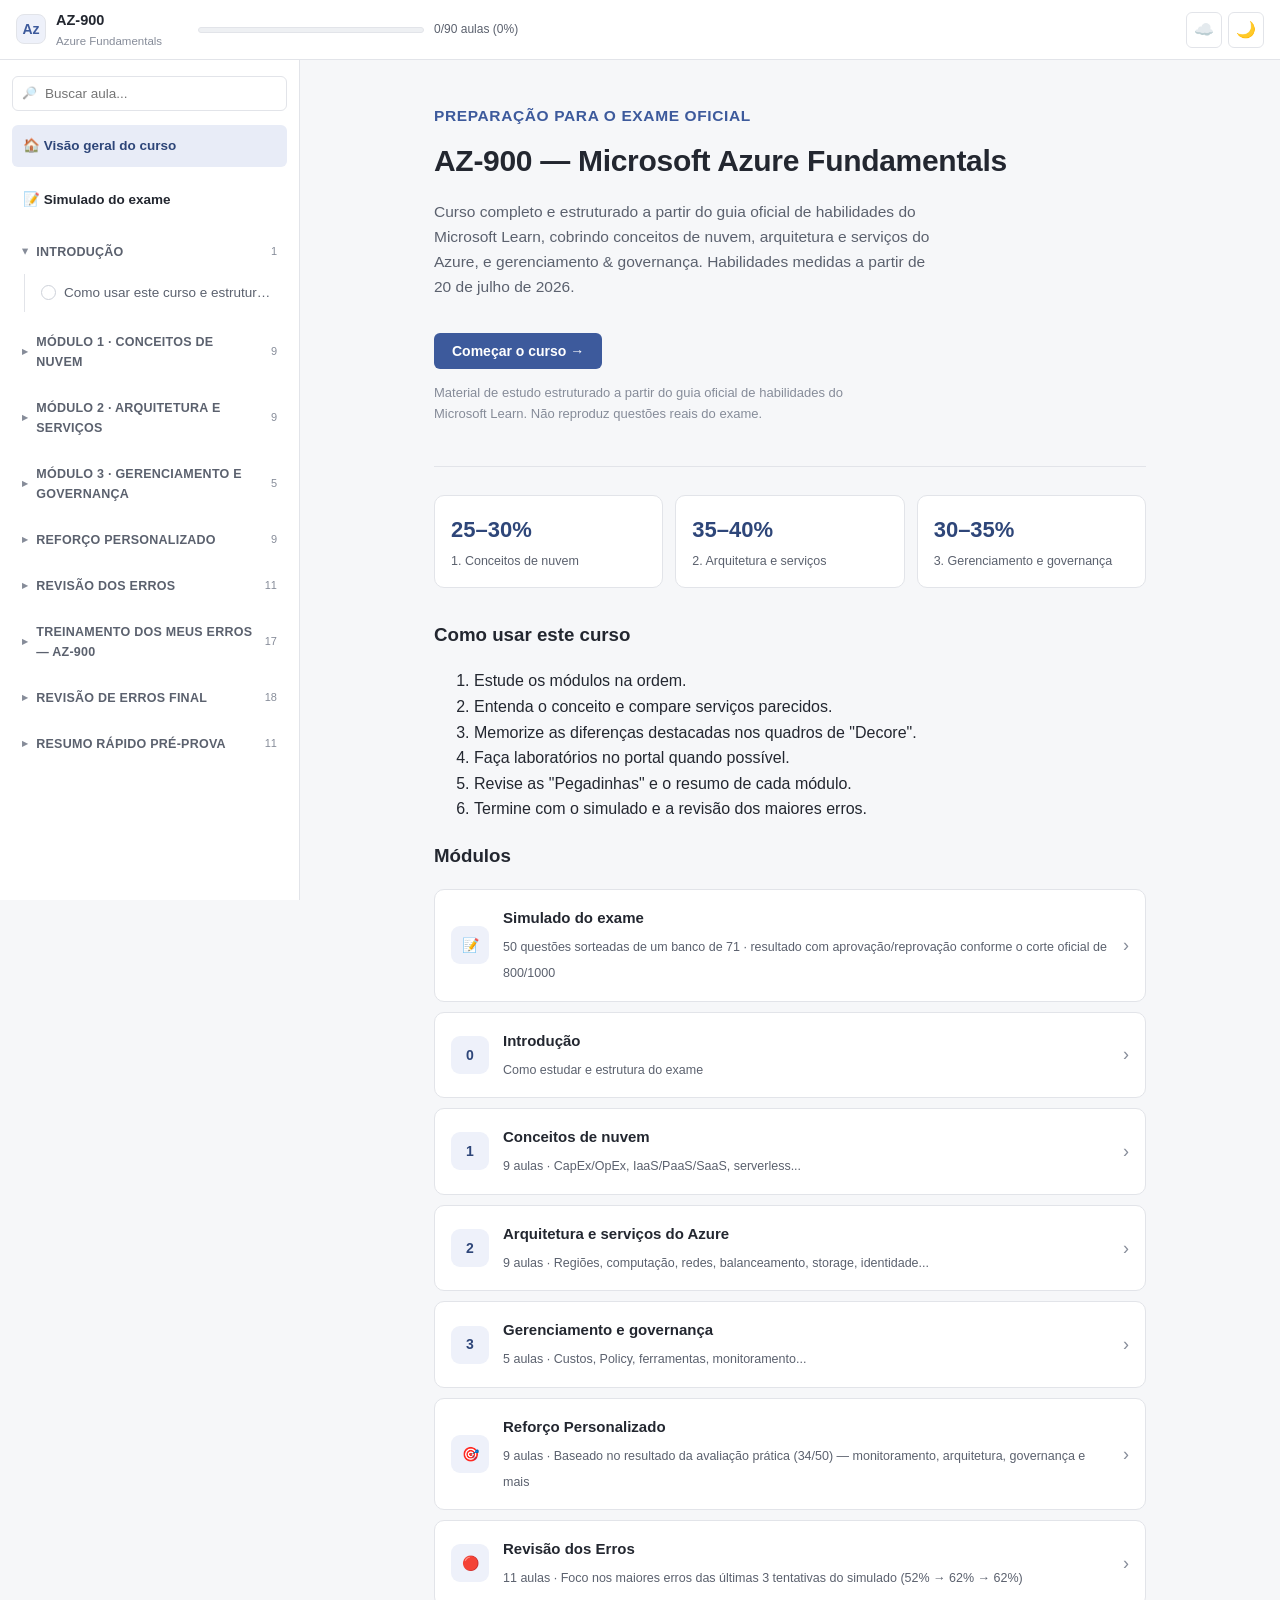
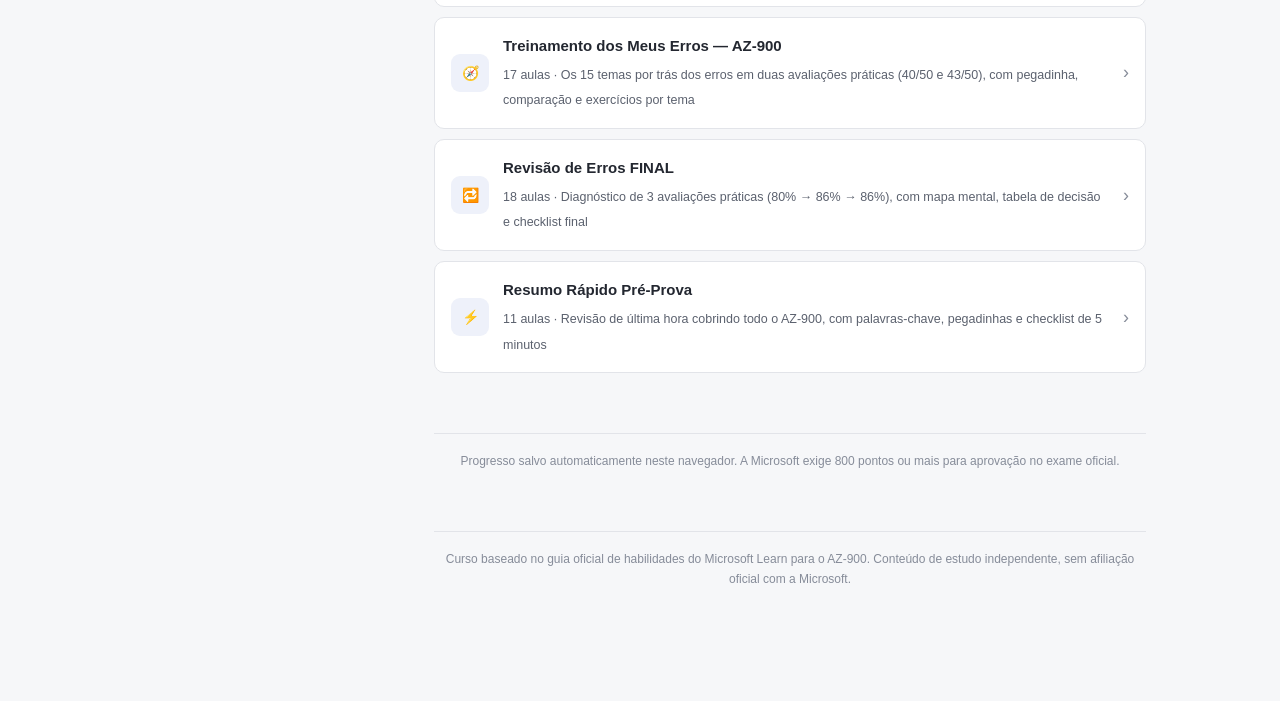
<file: index.html>
<!DOCTYPE html>
<html lang="pt-BR">
<head>
<meta charset="UTF-8">
<meta name="viewport" content="width=device-width, initial-scale=1, viewport-fit=cover">
<title>AZ-900 — Curso Completo de Azure Fundamentals</title>
<meta name="description" content="Curso completo e interativo de preparação para o exame AZ-900 (Microsoft Azure Fundamentals), baseado no guia oficial de habilidades do Microsoft Learn.">
<meta name="color-scheme" content="light dark">
<link rel="icon" href="data:image/svg+xml,<svg xmlns=%22http://www.w3.org/2000/svg%22 viewBox=%220 0 100 100%22><rect width=%22100%22 height=%22100%22 rx=%2222%22 fill=%22%233d5a9c%22/><text x=%2250%22 y=%2266%22 font-size=%2252%22 font-family=%22Arial%22 fill=%22white%22 text-anchor=%22middle%22>Az</text></svg>">
<link rel="stylesheet" href="assets/css/style.css">
<link rel="stylesheet" href="assets/css/simulado.css">
<script src="https://accounts.google.com/gsi/client" async defer></script>
</head>
<body>

<div class="app">

  <!-- ================= TOP BAR ================= -->
  <header class="topbar">
    <button id="hamburger" class="icon-btn hamburger" aria-label="Abrir menu do curso">☰</button>
    <a href="#" class="brand" id="nav-home-link-top" data-goto="">
      <span class="brand-badge">Az</span>
      <span class="brand-text">AZ-900 <small>Azure Fundamentals</small></span>
    </a>
    <div class="topbar-progress">
      <div class="topbar-progress-bar"><div class="topbar-progress-fill" id="progress-fill"></div></div>
      <span class="topbar-progress-label" id="progress-label">0/0 aulas</span>
    </div>
    <div class="topbar-actions">
      <div class="drive-widget" id="drive-widget">
        <button id="drive-toggle" class="icon-btn" aria-label="Google Drive" title="Google Drive">☁️</button>
        <div class="drive-panel" id="drive-panel" hidden>
          <p class="drive-panel-status" id="drive-panel-status">Conecte para salvar seu progresso no Google Drive.</p>
          <button type="button" class="drive-panel-btn drive-panel-btn-primary" id="drive-connect-btn">Conectar Google Drive</button>
          <button type="button" class="drive-panel-btn" id="drive-sync-btn" hidden>Sincronizar agora</button>
          <button type="button" class="drive-panel-btn drive-panel-btn-danger" id="drive-disconnect-btn" hidden>Desconectar</button>
        </div>
      </div>
      <button id="theme-toggle" class="icon-btn" aria-label="Alternar tema">🌙</button>
    </div>
  </header>

  <div class="backdrop" id="backdrop"></div>

  <!-- ================= SIDEBAR ================= -->
  <nav class="sidebar" id="sidebar" aria-label="Navegação do curso">
    <div class="sidebar-search">
      <input type="search" id="search" placeholder="Buscar aula...">
    </div>
    <a href="#" class="nav-home-link active" id="nav-home-link">🏠 Visão geral do curso</a>
    <a href="#simulado" class="nav-home-link" id="nav-simulado-link">📝 Simulado do exame</a>
    <div id="nav-list"><!-- gerado via JS a partir das .lesson --></div>
  </nav>

  <!-- ================= MAIN ================= -->
  <main class="main">
    <div class="content-wrap">

      <!-- ============ HOME / LANDING ============ -->
      <section id="home-view" class="active">
        <div class="home-hero">
          <p class="eyebrow">Preparação para o exame oficial</p>
          <h1>AZ-900 — Microsoft Azure Fundamentals</h1>
          <p>Curso completo e estruturado a partir do guia oficial de habilidades do Microsoft Learn, cobrindo conceitos de nuvem, arquitetura e serviços do Azure, e gerenciamento &amp; governança. Habilidades medidas a partir de 20 de julho de 2026.</p>
          <button class="home-cta" data-goto="m1-1">Começar o curso →</button>
          <p class="disclaimer">Material de estudo estruturado a partir do guia oficial de habilidades do Microsoft Learn. Não reproduz questões reais do exame.</p>
        </div>

        <div class="stat-grid">
          <div class="stat-card">
            <div class="stat-value">25–30%</div>
            <div class="stat-label">1. Conceitos de nuvem</div>
          </div>
          <div class="stat-card">
            <div class="stat-value">35–40%</div>
            <div class="stat-label">2. Arquitetura e serviços</div>
          </div>
          <div class="stat-card">
            <div class="stat-value">30–35%</div>
            <div class="stat-label">3. Gerenciamento e governança</div>
          </div>
        </div>

        <h3 style="margin-top:0;">Como usar este curso</h3>
        <ol>
          <li>Estude os módulos na ordem.</li>
          <li>Entenda o conceito e compare serviços parecidos.</li>
          <li>Memorize as diferenças destacadas nos quadros de "Decore".</li>
          <li>Faça laboratórios no portal quando possível.</li>
          <li>Revise as "Pegadinhas" e o resumo de cada módulo.</li>
          <li>Termine com o simulado e a revisão dos maiores erros.</li>
        </ol>

        <h3>Módulos</h3>
        <a class="module-card" data-goto="simulado">
          <span class="module-num">📝</span>
          <span class="module-info"><h3>Simulado do exame</h3><span>50 questões sorteadas de um banco de 71 · resultado com aprovação/reprovação conforme o corte oficial de 800/1000</span></span>
          <span class="module-arrow">›</span>
        </a>
        <a class="module-card" data-goto="intro-como-usar">
          <span class="module-num">0</span>
          <span class="module-info"><h3>Introdução</h3><span>Como estudar e estrutura do exame</span></span>
          <span class="module-arrow">›</span>
        </a>
        <a class="module-card" data-goto="m1-1">
          <span class="module-num">1</span>
          <span class="module-info"><h3>Conceitos de nuvem</h3><span>9 aulas · CapEx/OpEx, IaaS/PaaS/SaaS, serverless...</span></span>
          <span class="module-arrow">›</span>
        </a>
        <a class="module-card" data-goto="m2-1">
          <span class="module-num">2</span>
          <span class="module-info"><h3>Arquitetura e serviços do Azure</h3><span>9 aulas · Regiões, computação, redes, balanceamento, storage, identidade...</span></span>
          <span class="module-arrow">›</span>
        </a>
        <a class="module-card" data-goto="m3-1">
          <span class="module-num">3</span>
          <span class="module-info"><h3>Gerenciamento e governança</h3><span>5 aulas · Custos, Policy, ferramentas, monitoramento...</span></span>
          <span class="module-arrow">›</span>
        </a>
        <a class="module-card" data-goto="reforco-monitoramento">
          <span class="module-num">🎯</span>
          <span class="module-info"><h3>Reforço Personalizado</h3><span>9 aulas · Baseado no resultado da avaliação prática (34/50) — monitoramento, arquitetura, governança e mais</span></span>
          <span class="module-arrow">›</span>
        </a>
        <a class="module-card" data-goto="revisao-erros-visao-geral">
          <span class="module-num">🔴</span>
          <span class="module-info"><h3>Revisão dos Erros</h3><span>11 aulas · Foco nos maiores erros das últimas 3 tentativas do simulado (52% → 62% → 62%)</span></span>
          <span class="module-arrow">›</span>
        </a>
        <a class="module-card" data-goto="treinamento-erros-visao-geral">
          <span class="module-num">🧭</span>
          <span class="module-info"><h3>Treinamento dos Meus Erros — AZ-900</h3><span>17 aulas · Os 15 temas por trás dos erros em duas avaliações práticas (40/50 e 43/50), com pegadinha, comparação e exercícios por tema</span></span>
          <span class="module-arrow">›</span>
        </a>
        <a class="module-card" data-goto="erros-final-diagnostico">
          <span class="module-num">🔁</span>
          <span class="module-info"><h3>Revisão de Erros FINAL</h3><span>18 aulas · Diagnóstico de 3 avaliações práticas (80% → 86% → 86%), com mapa mental, tabela de decisão e checklist final</span></span>
          <span class="module-arrow">›</span>
        </a>
        <a class="module-card" data-goto="resumo-pre-prova-conceitos">
          <span class="module-num">⚡</span>
          <span class="module-info"><h3>Resumo Rápido Pré-Prova</h3><span>11 aulas · Revisão de última hora cobrindo todo o AZ-900, com palavras-chave, pegadinhas e checklist de 5 minutos</span></span>
          <span class="module-arrow">›</span>
        </a>

        <p class="site-footer-note">Progresso salvo automaticamente neste navegador. A Microsoft exige 800 pontos ou mais para aprovação no exame oficial.</p>
      </section>

      <!-- ============ SIMULADO DO EXAME ============ -->
      <section id="simulado-view">
        <div id="simulado-root"></div>
      </section>

      <!-- ============================================================ -->
      <!-- MÓDULO 0 — INTRODUÇÃO                                          -->
      <!-- ============================================================ -->

      <article class="lesson" id="intro-como-usar" data-module="Introdução" data-title="Como usar este curso e estrutura do exame">
        <p class="eyebrow">Introdução</p>
        <h2>Como usar este curso e estrutura do exame</h2>

        <p>Material de estudo estruturado a partir do guia oficial de habilidades do Microsoft Learn para o exame <strong>AZ-900</strong> (versão atual — habilidades medidas a partir de 20 de julho de 2026). Não reproduz questões reais do exame.</p>

        <h3>Como usar este curso</h3>
        <p>Estude os módulos na ordem. Em cada tópico:</p>
        <ol>
          <li>Entenda o conceito.</li>
          <li>Compare serviços parecidos.</li>
          <li>Memorize as diferenças destacadas.</li>
          <li>Faça laboratórios no portal quando possível.</li>
          <li>Revise as pegadinhas e o resumo do módulo.</li>
          <li>Termine com questões de prática.</li>
        </ol>

        <h3>Estrutura oficial do exame</h3>
        <div class="table-wrap">
          <table>
            <thead><tr><th>Área</th><th>Peso</th></tr></thead>
            <tbody>
              <tr><td>1. Conceitos de nuvem</td><td>25–30%</td></tr>
              <tr><td>2. Arquitetura e serviços do Azure</td><td>35–40%</td></tr>
              <tr><td>3. Gerenciamento e governança do Azure</td><td>30–35%</td></tr>
            </tbody>
          </table>
        </div>

        <div class="callout callout-memo">
          <div class="callout-title">📌 Estratégia</div>
          <p>Como os pesos dos módulos 2 e 3 somam mais de 65% da prova, dedique mais tempo a eles.</p>
        </div>

        <div class="lesson-footer"></div>
      </article>

      <!-- ============================================================ -->
      <!-- MÓDULO 1 — CONCEITOS DE NUVEM                                  -->
      <!-- ============================================================ -->

      <article class="lesson" id="m1-1" data-module="Módulo 1 · Conceitos de nuvem" data-title="Computação em nuvem e modelo de consumo">
        <p class="eyebrow">Módulo 1 · Conceitos de nuvem</p>
        <h2>Computação em nuvem e modelo de consumo</h2>

        <p>Computação em nuvem é o fornecimento de recursos de computação pela internet, <strong>sob demanda</strong>.</p>

        <p>Recursos podem incluir:</p>
        <ul>
          <li>computação;</li>
          <li>armazenamento;</li>
          <li>redes;</li>
          <li>bancos de dados;</li>
          <li>aplicações;</li>
          <li>segurança.</li>
        </ul>

        <h3>Modelo baseado em consumo</h3>
        <p>Na nuvem, normalmente você paga de acordo com o uso e a configuração dos serviços consumidos.</p>

        <div class="callout callout-memo">
          <div class="callout-title">📌 Ideia para a prova</div>
          <p>Em vez de comprar toda a infraestrutura antecipadamente, a organização pode consumir recursos conforme a necessidade.</p>
        </div>

        <div class="lesson-footer"></div>
      </article>

      <article class="lesson" id="m1-2" data-module="Módulo 1 · Conceitos de nuvem" data-title="Modelos de nuvem: pública, privada e híbrida">
        <p class="eyebrow">Módulo 1 · Conceitos de nuvem</p>
        <h2>Modelos de nuvem: pública, privada e híbrida</h2>

        <h3>Nuvem pública</h3>
        <p>Infraestrutura operada por um provedor de nuvem e disponibilizada aos clientes.</p>
        <p><strong>Exemplos:</strong> Azure, AWS, Google Cloud.</p>

        <h3>Nuvem privada</h3>
        <p>Ambiente de nuvem dedicado a uma organização.</p>

        <h3>Nuvem híbrida</h3>
        <p>Combinação de recursos de nuvem pública e ambiente privado/local.</p>

        <div class="callout callout-memo">
          <div class="callout-title">📌 Para decorar</div>
          <ul>
            <li><strong>Pública</strong> = provedor.</li>
            <li><strong>Privada</strong> = ambiente dedicado.</li>
            <li><strong>Híbrida</strong> = combinação.</li>
          </ul>
        </div>

        <div class="lesson-footer"></div>
      </article>

      <article class="lesson" id="m1-3" data-module="Módulo 1 · Conceitos de nuvem" data-title="Responsabilidade compartilhada">
        <p class="eyebrow">Módulo 1 · Conceitos de nuvem</p>
        <h2>Responsabilidade compartilhada</h2>

        <p>A responsabilidade depende do serviço utilizado.</p>

        <p>Em termos gerais, a Microsoft é responsável pela infraestrutura física e por componentes da plataforma que ela gerencia. O cliente continua responsável por aspectos como dados, identidades, configurações e pelo que estiver sob seu controle.</p>

        <div class="callout callout-memo">
          <div class="callout-title">📌 Regra geral</div>
          <p>Quanto mais gerenciado o serviço, maior tende a ser a parcela de responsabilidade da Microsoft.</p>
        </div>

        <div class="lesson-footer"></div>
      </article>

      <article class="lesson" id="m1-4" data-module="Módulo 1 · Conceitos de nuvem" data-title="CapEx e OpEx">
        <p class="eyebrow">Módulo 1 · Conceitos de nuvem</p>
        <h2>CapEx e OpEx</h2>

        <h3>CapEx — Capital Expenditure</h3>
        <p>Investimento de capital.</p>
        <p>Exemplo:</p>
        <ul>
          <li>comprar servidores;</li>
          <li>comprar storage;</li>
          <li>construir datacenter.</li>
        </ul>

        <h3>OpEx — Operational Expenditure</h3>
        <p>Despesa operacional.</p>
        <p>Exemplo:</p>
        <ul>
          <li>consumir serviços Azure e pagar pelo uso.</li>
        </ul>

        <div class="callout callout-memo">
          <div class="callout-title">📌 Decore</div>
          <p>CapEx = comprar infraestrutura; OpEx = consumir serviços.</p>
        </div>

        <div class="lesson-footer"></div>
      </article>

      <article class="lesson" id="m1-5" data-module="Módulo 1 · Conceitos de nuvem" data-title="Benefícios da nuvem">
        <p class="eyebrow">Módulo 1 · Conceitos de nuvem</p>
        <h2>Benefícios da nuvem</h2>

        <h3>Alta disponibilidade</h3>
        <p>Capacidade de manter serviços acessíveis mesmo diante de determinadas falhas.</p>

        <h3>Escalabilidade</h3>
        <p>Capacidade de aumentar ou reduzir recursos para atender à demanda.</p>

        <h3>Elasticidade</h3>
        <p>Capacidade de ajustar recursos dinamicamente conforme a demanda.</p>

        <h3>Confiabilidade</h3>
        <p>Capacidade de fornecer serviços de maneira consistente e resiliente.</p>

        <h3>Previsibilidade</h3>
        <p>Capacidade de estimar comportamento, desempenho e custos com base em métricas, contratos e padrões de consumo.</p>

        <h3>Segurança</h3>
        <p>A nuvem fornece recursos e serviços de segurança, mas a configuração e a responsabilidade continuam compartilhadas.</p>

        <h3>Governança</h3>
        <p>Políticas, controles e mecanismos para garantir que o ambiente siga requisitos organizacionais.</p>

        <h3>Gerenciabilidade</h3>
        <p>Capacidade de administrar recursos usando portal, CLI, PowerShell, políticas, automação e outras ferramentas.</p>

        <h3>Sustentabilidade</h3>
        <p>A nuvem pode contribuir para utilização mais eficiente da infraestrutura e otimização de recursos, reduzindo o impacto ambiental de operar datacenters em grande escala.</p>

        <div class="callout callout-warn">
          <div class="callout-title">⚠️ Pegadinha</div>
          <p>Elasticidade não é exatamente a mesma coisa que escalabilidade: escalabilidade é a capacidade de ajustar; elasticidade é o ajuste dinâmico e automático conforme a demanda.</p>
        </div>

        <div class="lesson-footer"></div>
      </article>

      <article class="lesson" id="m1-6" data-module="Módulo 1 · Conceitos de nuvem" data-title="IaaS, PaaS e SaaS">
        <p class="eyebrow">Módulo 1 · Conceitos de nuvem</p>
        <h2>IaaS, PaaS e SaaS</h2>

        <h3>IaaS — Infrastructure as a Service</h3>
        <p>Fornece infraestrutura.</p>
        <p><strong>Exemplo:</strong> Azure Virtual Machines.</p>
        <p>O cliente administra mais componentes, como sistema operacional, aplicações e dados.</p>
        <p><strong>Use IaaS quando:</strong> precisa de maior controle sobre a infraestrutura.</p>

        <h3>PaaS — Platform as a Service</h3>
        <p>Fornece uma plataforma gerenciada para executar aplicações.</p>
        <p><strong>Exemplo:</strong> Azure App Service.</p>
        <p>O cliente concentra-se mais na aplicação, enquanto a plataforma gerencia grande parte da infraestrutura.</p>
        <p><strong>Use PaaS quando:</strong> quer desenvolver/implantar aplicações sem administrar servidores diretamente.</p>

        <h3>SaaS — Software as a Service</h3>
        <p>Fornece software pronto para uso.</p>
        <p><strong>Exemplos:</strong> Microsoft 365; serviços de e-mail e colaboração baseados em nuvem.</p>
        <p><strong>Use SaaS quando:</strong> quer consumir uma aplicação pronta.</p>

        <div class="callout callout-memo">
          <div class="callout-title">📌 Regra de memorização</div>
          <p>IaaS → mais controle do cliente<br>PaaS → controle intermediário<br>SaaS → mais gerenciamento pelo provedor</p>
        </div>

        <div class="lesson-footer"></div>
      </article>

      <article class="lesson" id="m1-7" data-module="Módulo 1 · Conceitos de nuvem" data-title="Serverless">
        <p class="eyebrow">Módulo 1 · Conceitos de nuvem</p>
        <h2>Serverless</h2>

        <p>Serverless permite executar código sem que o cliente precise administrar diretamente os servidores.</p>
        <p><strong>Exemplo:</strong> Azure Functions.</p>

        <div class="callout callout-warn">
          <div class="callout-title">⚠️ Pegadinha</div>
          <p>Serverless não significa que não existam servidores. Significa que a infraestrutura de servidores é abstraída do cliente.</p>
        </div>

        <div class="lesson-footer"></div>
      </article>

      <article class="lesson" id="m1-pegadinhas" data-module="Módulo 1 · Conceitos de nuvem" data-title="Pegadinhas do Módulo 1">
        <p class="eyebrow">Módulo 1 · Conceitos de nuvem</p>
        <h2>Pegadinhas do Módulo 1</h2>

        <div class="callout callout-warn">
          <div class="callout-title">⚠️ Atenção</div>
          <ul>
            <li>Elasticidade não é exatamente a mesma coisa que escalabilidade.</li>
            <li>CapEx é investimento; OpEx é despesa operacional.</li>
            <li>SaaS é software pronto; PaaS é plataforma; IaaS é infraestrutura.</li>
            <li>Serverless não significa ausência física de servidores.</li>
            <li>Híbrida combina ambientes públicos e privados.</li>
          </ul>
        </div>

        <div class="lesson-footer"></div>
      </article>

      <article class="lesson" id="m1-resumo" data-module="Módulo 1 · Conceitos de nuvem" data-title="Resumo para decorar — Módulo 1">
        <p class="eyebrow">Módulo 1 · Conceitos de nuvem</p>
        <h2>Resumo para decorar — Módulo 1</h2>

        <div class="diagram">Pública = provedor
Privada = dedicada
Híbrida = combinação

CapEx = investimento
OpEx = operação/consumo

IaaS = infraestrutura
PaaS = plataforma
SaaS = software

Serverless = sem administrar servidores diretamente</div>

        <div class="lesson-footer"></div>
      </article>

      <!-- ============================================================ -->
      <!-- MÓDULO 2 — ARQUITETURA E SERVIÇOS DO AZURE                     -->
      <!-- ============================================================ -->

      <article class="lesson" id="m2-1" data-module="Módulo 2 · Arquitetura e serviços" data-title="Regiões, pares de regiões e Availability Zones">
        <p class="eyebrow">Módulo 2 · Arquitetura e serviços do Azure</p>
        <h2>Regiões, pares de regiões e Availability Zones</h2>

        <h3>2.1 Regiões do Azure</h3>
        <p>Uma região é uma área geográfica que contém datacenters do Azure.</p>
        <p>A escolha da região pode afetar:</p>
        <ul>
          <li>latência;</li>
          <li>disponibilidade de serviços;</li>
          <li>residência/requisitos de dados;</li>
          <li>preço.</li>
        </ul>

        <h3>2.2 Pares de regiões</h3>
        <p>Algumas regiões do Azure são emparelhadas para determinados cenários de recuperação e resiliência.</p>

        <div class="callout callout-warn">
          <div class="callout-title">⚠️ Pegadinha</div>
          <p>Região e par de regiões não são a mesma coisa que zona de disponibilidade.</p>
        </div>

        <h3>2.3 Regiões soberanas</h3>
        <p>Regiões soberanas são ambientes do Azure destinados a requisitos específicos de soberania, conformidade ou operação governamental.</p>

        <h3>2.4 Datacenters</h3>
        <p>Datacenters são instalações físicas que hospedam a infraestrutura de computação, rede e armazenamento.</p>

        <h3>2.5 Availability Zones</h3>
        <p>Zonas de disponibilidade são locais físicos separados dentro de uma região, projetados para aumentar a resiliência contra falhas locais.</p>

        <div class="diagram">Região
├── Zona 1
├── Zona 2
└── Zona 3</div>

        <div class="callout callout-memo">
          <div class="callout-title">📌 Decore</div>
          <p>Região = área geográfica; zona = localização física separada dentro de uma região.</p>
        </div>

        <div class="lesson-footer"></div>
      </article>

      <article class="lesson" id="m2-2" data-module="Módulo 2 · Arquitetura e serviços" data-title="Hierarquia: recursos, grupos, assinaturas e management groups">
        <p class="eyebrow">Módulo 2 · Arquitetura e serviços do Azure</p>
        <h2>Hierarquia: recursos, grupos, assinaturas e management groups</h2>

        <h3>Resource</h3>
        <p>Recurso individual do Azure.</p>
        <p><strong>Exemplos:</strong> VM; Storage Account; VNet.</p>

        <h3>Resource Group</h3>
        <p>Agrupamento lógico de recursos.</p>

        <h3>Subscription</h3>
        <p>Unidade de gerenciamento e cobrança que contém recursos.</p>

        <h3>Management Group</h3>
        <p>Agrupa várias subscriptions.</p>

        <h3>Hierarquia</h3>
        <div class="diagram">Management Group
       ↓
Subscriptions
       ↓
Resource Groups
       ↓
Resources</div>

        <div class="callout callout-warn">
          <div class="callout-title">⚠️ Atenção</div>
          <p>Um recurso pertence a um único Resource Group por vez.</p>
        </div>

        <div class="lesson-footer"></div>
      </article>

      <article class="lesson" id="m2-3" data-module="Módulo 2 · Arquitetura e serviços" data-title="Computação: VMs, VMSS, containers e Functions">
        <p class="eyebrow">Módulo 2 · Arquitetura e serviços do Azure</p>
        <h2>Computação: VMs, VMSS, containers e Functions</h2>

        <h3>Máquinas Virtuais do Azure</h3>
        <p>Azure Virtual Machines fornece VMs como IaaS.</p>
        <p>Componentes comuns: tamanho da VM; CPU; memória; discos; rede; sistema operacional; interface de rede.</p>

        <h3>VM Scale Sets</h3>
        <p>Conjuntos de dimensionamento permitem gerenciar grupos de VMs e escalar instâncias conforme a necessidade.</p>
        <div class="callout callout-memo">
          <div class="callout-title">📌 Decore</div>
          <p>VMSS = muitas VMs gerenciadas como conjunto.</p>
        </div>

        <h3>Availability Sets</h3>
        <p>Availability Sets ajudam a distribuir VMs para reduzir o impacto de determinadas falhas de hardware e manutenção.</p>
        <div class="callout callout-warn">
          <div class="callout-title">⚠️ Não confunda</div>
          <p>Availability Set ≠ Availability Zone.</p>
        </div>

        <h3>Azure Virtual Desktop</h3>
        <p>Serviço para fornecer desktops e aplicações virtuais.</p>

        <h3>Containers</h3>
        <p>Containers empacotam aplicações e dependências em unidades leves e portáveis.</p>

        <h3>Azure Functions</h3>
        <p>Serviço de computação serverless orientado a funções e eventos.</p>

        <h3>Hospedagem de aplicações</h3>
        <p>As opções podem incluir: Web Apps/App Service; containers; máquinas virtuais.</p>

        <h3>Comparação rápida</h3>
        <div class="table-wrap">
          <table>
            <thead><tr><th>Serviço</th><th>Melhor ideia</th></tr></thead>
            <tbody>
              <tr><td>VM</td><td>Controle sobre servidor</td></tr>
              <tr><td>VMSS</td><td>Grupo escalável de VMs</td></tr>
              <tr><td>Container</td><td>Aplicação empacotada</td></tr>
              <tr><td>Functions</td><td>Código/eventos serverless</td></tr>
              <tr><td>App Service</td><td>Hospedagem gerenciada de aplicações</td></tr>
              <tr><td>Azure Virtual Desktop</td><td>Desktop virtual</td></tr>
            </tbody>
          </table>
        </div>

        <div class="lesson-footer"></div>
      </article>

      <article class="lesson" id="m2-4" data-module="Módulo 2 · Arquitetura e serviços" data-title="Redes: VNet, subnets, peering, VPN e ExpressRoute">
        <p class="eyebrow">Módulo 2 · Arquitetura e serviços do Azure</p>
        <h2>Redes: VNet, subnets, peering, VPN e ExpressRoute</h2>

        <h3>Azure Virtual Network — VNet</h3>
        <p>Rede virtual privada no Azure. Permite comunicação entre recursos e integração com ambientes externos.</p>

        <h3>Subnets</h3>
        <p>Subnets dividem uma VNet em segmentos de rede.</p>
        <div class="diagram">VNet
├── Subnet Web
├── Subnet App
└── Subnet DB</div>

        <h3>VNet Peering</h3>
        <p>Conecta VNets para permitir comunicação entre elas.</p>

        <h3>Azure DNS</h3>
        <p>Serviço DNS para resolução e gerenciamento de nomes.</p>

        <h3>VPN Gateway</h3>
        <p>Conecta redes usando VPN.</p>
        <div class="diagram">Datacenter local
       │
      VPN
       │
Azure VNet</div>

        <h3>ExpressRoute</h3>
        <p>Fornece conectividade privada entre o ambiente local e a Microsoft Cloud.</p>

        <div class="callout callout-memo">
          <div class="callout-title">📌 Decore</div>
          <p>VPN = VPN<br>ExpressRoute = conectividade privada/dedicada</p>
        </div>

        <h3>Endpoints públicos e privados</h3>
        <p><strong>Public endpoint:</strong> pode ser acessado por meio de um endereço público, conforme as regras de segurança.</p>
        <p><strong>Private endpoint:</strong> permite acesso privado a determinados serviços do Azure usando conectividade privada dentro de uma VNet.</p>

        <div class="lesson-footer"></div>
      </article>

      <article class="lesson" id="m2-lb" data-module="Módulo 2 · Arquitetura e serviços" data-title="Balanceamento e entrega de aplicações web">
        <p class="eyebrow">Módulo 2 · Arquitetura e serviços do Azure</p>
        <h2>Balanceamento e entrega de aplicações web</h2>

        <h3>Load Balancer</h3>
        <p>Distribui tráfego entre recursos.</p>
        <p>Foco principal: balanceamento de rede; disponibilidade; distribuição de tráfego — sem inspecionar o conteúdo da aplicação.</p>

        <h3>Application Gateway</h3>
        <p>Balanceador para aplicações web.</p>
        <p>Recursos associados: roteamento baseado em URL; terminação TLS; WAF, conforme configuração.</p>
        <p>Atua em um contexto regional/dentro de uma Virtual Network.</p>

        <div class="callout callout-memo">
          <div class="callout-title">📌 Decore</div>
          <p>Load Balancer → tráfego de rede<br>Application Gateway → aplicação web</p>
        </div>

        <h3>Azure Front Door</h3>
        <p>Serviço global para aplicações web.</p>
        <p>Pode oferecer: roteamento global; aceleração; disponibilidade; entrada global; recursos de segurança.</p>
        <p><strong>Palavra-chave:</strong> aplicação web global.</p>

        <div class="callout callout-warn">
          <div class="callout-title">⚠️ Não confunda</div>
          <p>Application Gateway = entrada/balanceamento web em contexto regional/VNet.<br>Front Door = entrada/distribuição global para aplicações web.</p>
        </div>

        <div class="lesson-footer"></div>
      </article>

      <article class="lesson" id="m2-5" data-module="Módulo 2 · Arquitetura e serviços" data-title="Armazenamento: tipos, tiers e redundância">
        <p class="eyebrow">Módulo 2 · Arquitetura e serviços do Azure</p>
        <h2>Armazenamento: tipos, tiers e redundância</h2>

        <h3>Storage Account</h3>
        <p>Conta usada para acessar serviços de armazenamento do Azure.</p>

        <h3>Blob Storage</h3>
        <p>Armazenamento de objetos. Usos: imagens; vídeos; documentos; backups; arquivos.</p>

        <h3>Azure Files</h3>
        <p>Compartilhamentos de arquivos gerenciados.</p>

        <h3>Queue Storage</h3>
        <p>Armazenamento de mensagens em filas.</p>

        <h3>Table Storage</h3>
        <p>Armazenamento NoSQL para dados estruturados.</p>

        <h3>Managed Disks</h3>
        <p>Discos gerenciados usados principalmente com máquinas virtuais.</p>

        <h3>Storage tiers</h3>
        <p>Os principais níveis incluem: Hot; Cool; Cold; Archive.</p>
        <div class="diagram">Hot → acesso frequente
Cool → acesso menos frequente
Cold → acesso ainda menos frequente
Archive → arquivamento</div>
        <p>O tier apropriado depende do padrão de acesso e dos requisitos de armazenamento/recuperação.</p>

        <h3>Redundância de armazenamento</h3>
        <p><strong>LRS</strong> — Locally Redundant Storage. Mantém redundância dentro de um único local/região conforme a configuração do serviço.</p>
        <p><strong>ZRS</strong> — Zone-Redundant Storage. Replica dados entre zonas de disponibilidade.</p>
        <p><strong>GRS</strong> — Geo-Redundant Storage. Replica dados geograficamente para uma região secundária.</p>
        <p><strong>GZRS</strong> — Combina redundância entre zonas e redundância geográfica.</p>

        <div class="callout callout-memo">
          <div class="callout-title">📌 Para decorar</div>
          <p>LRS = local<br>ZRS = zonas<br>GRS = geográfica<br>GZRS = zonas + geográfica</p>
        </div>

        <p>As variantes <strong>RA</strong> (Read-Access) — RA-GRS e RA-GZRS — adicionam acesso de leitura aos dados na região secundária.</p>

        <div class="lesson-footer"></div>
      </article>

      <article class="lesson" id="m2-6" data-module="Módulo 2 · Arquitetura e serviços" data-title="Transferência e migração de dados">
        <p class="eyebrow">Módulo 2 · Arquitetura e serviços do Azure</p>
        <h2>Transferência e migração de dados</h2>

        <h3>AzCopy</h3>
        <p>Ferramenta de linha de comando para copiar dados de/para o Azure Storage.</p>

        <h3>Azure Storage Explorer</h3>
        <p>Aplicativo gráfico para trabalhar com dados e recursos de armazenamento.</p>

        <h3>Azure File Sync</h3>
        <p>Sincroniza arquivos entre servidores locais e Azure Files.</p>

        <h3>Azure Migrate</h3>
        <p>Serviço para descoberta, avaliação e migração de workloads para Azure.</p>

        <h3>Azure Data Box</h3>
        <p>Família de dispositivos para transferência física de grandes volumes de dados.</p>

        <div class="callout callout-memo">
          <div class="callout-title">📌 Decore</div>
          <p>AzCopy = cópia por linha de comando<br>Storage Explorer = interface gráfica<br>File Sync = sincronização<br>Azure Migrate = migração<br>Data Box = transferência física</p>
        </div>

        <div class="lesson-footer"></div>
      </article>

      <article class="lesson" id="m2-7" data-module="Módulo 2 · Arquitetura e serviços" data-title="Identidade, acesso e segurança">
        <p class="eyebrow">Módulo 2 · Arquitetura e serviços do Azure</p>
        <h2>Identidade, acesso e segurança</h2>

        <h3>Microsoft Entra ID</h3>
        <p>Serviço de identidade e gerenciamento de acesso da Microsoft. Antigo nome: Azure Active Directory.</p>

        <h3>Microsoft Entra Domain Services</h3>
        <p>Fornece serviços de domínio gerenciados, como autenticação baseada em domínio e compatibilidade com workloads que dependem de recursos tradicionais de domínio.</p>

        <h3>Authentication vs. Authorization</h3>
        <p><strong>Authentication</strong> responde: <em>"Quem é você?"</em></p>
        <p><strong>Authorization</strong> responde: <em>"O que você pode fazer?"</em></p>

        <h3>SSO</h3>
        <p>Single Sign-On permite autenticar uma vez e acessar vários recursos sem repetir o login em cada aplicação.</p>

        <h3>MFA</h3>
        <p>Multifactor Authentication usa mais de um fator para autenticação.</p>

        <h3>Passwordless</h3>
        <p>Permite autenticação sem depender de uma senha tradicional.</p>

        <h3>External Identities</h3>
        <p>Permitem cenários em que pessoas externas à organização precisam acessar recursos/aplicações, conforme as políticas configuradas.</p>

        <h3>Conditional Access</h3>
        <p>Permite tomar decisões de acesso com base em condições como: usuário; localização; dispositivo; aplicação; risco.</p>

        <h3>Azure RBAC</h3>
        <p>Role-Based Access Control controla o que identidades podem fazer nos recursos Azure.</p>
        <p>Exemplos comuns: Reader; Contributor; Owner.</p>
        <div class="callout callout-memo">
          <div class="callout-title">📌 Decore</div>
          <p>Reader = leitura<br>Contributor = gerenciamento de recursos<br>Owner = controle amplo, incluindo gerenciamento de acesso</p>
        </div>

        <h3>Zero Trust</h3>
        <p>Princípio: <em>"Never trust, always verify."</em></p>
        <p>Os pilares incluem: verificar explicitamente; usar acesso com privilégio mínimo; presumir violação.</p>

        <h3>Defense in Depth</h3>
        <p>Estratégia de segurança em várias camadas.</p>
        <div class="diagram">Segurança física
↓
Identidade
↓
Perímetro
↓
Rede
↓
Computação
↓
Aplicação
↓
Dados</div>

        <h3>Criptografia e Azure Key Vault</h3>
        <p>Conceitos: dados em repouso; dados em trânsito; chaves; secrets; certificados.</p>
        <p><strong>Azure Key Vault</strong> armazena e gerencia com segurança: secrets; chaves; certificados.</p>

        <div class="callout callout-warn">
          <div class="callout-title">⚠️ Pegadinha</div>
          <p>Key Vault não é um storage comum de arquivos.</p>
        </div>

        <h3>Microsoft Defender for Cloud</h3>
        <p>Ajuda a melhorar a postura de segurança, identificar riscos e fornecer recomendações e proteção para ambientes.</p>

        <div class="lesson-footer"></div>
      </article>

      <article class="lesson" id="m2-pegadinhas" data-module="Módulo 2 · Arquitetura e serviços" data-title="Pegadinhas do Módulo 2">
        <p class="eyebrow">Módulo 2 · Arquitetura e serviços do Azure</p>
        <h2>Pegadinhas do Módulo 2</h2>

        <div class="callout callout-warn">
          <div class="callout-title">⚠️ Atenção</div>
          <ul>
            <li>Região ≠ zona de disponibilidade.</li>
            <li>Availability Set ≠ Availability Zone.</li>
            <li>VNet ≠ subnet.</li>
            <li>VPN ≠ ExpressRoute.</li>
            <li>Authentication ≠ Authorization.</li>
            <li>RBAC controla permissões.</li>
            <li>Blob é armazenamento de objetos.</li>
            <li>Azure Files é compartilhamento de arquivos.</li>
            <li>Azure Migrate é ferramenta de migração; Data Box é transferência física.</li>
            <li>Entra ID é identidade; Defender for Cloud é segurança/postura de segurança.</li>
            <li>Load Balancer atua no tráfego de rede; Application Gateway atua na aplicação web; Front Door é a entrega global.</li>
            <li>Key Vault não é um storage comum de arquivos — é para secrets, chaves e certificados.</li>
          </ul>
        </div>

        <div class="lesson-footer"></div>
      </article>

      <!-- ============================================================ -->
      <!-- MÓDULO 3 — GERENCIAMENTO E GOVERNANÇA DO AZURE                 -->
      <!-- ============================================================ -->

      <article class="lesson" id="m3-1" data-module="Módulo 3 · Gerenciamento e governança" data-title="Custos do Azure">
        <p class="eyebrow">Módulo 3 · Gerenciamento e governança do Azure</p>
        <h2>Custos do Azure</h2>

        <h3>Fatores que afetam custos</h3>
        <ul>
          <li>tipo de recurso;</li>
          <li>tamanho/configuração;</li>
          <li>região;</li>
          <li>quantidade;</li>
          <li>duração de uso;</li>
          <li>transferência de dados;</li>
          <li>opções de redundância;</li>
          <li>contrato/licenciamento.</li>
        </ul>

        <h3>Pricing Calculator</h3>
        <p>Ferramenta para estimar o custo de serviços Azure antes da implantação.</p>
        <div class="callout callout-memo">
          <div class="callout-title">📌 Decore</div>
          <p>Pricing Calculator = estimativa.</p>
        </div>

        <h3>Azure Cost Management</h3>
        <p>Ajuda a analisar, controlar e otimizar gastos. Pode ser usado para: análise de custos; orçamentos; acompanhamento de gastos; identificação de tendências.</p>
        <div class="callout callout-memo">
          <div class="callout-title">📌 Decore</div>
          <p>Cost Management = gerenciamento dos custos.</p>
        </div>

        <h3>Tags</h3>
        <p>Tags são pares chave/valor associados a recursos para organização e gerenciamento.</p>
        <div class="diagram">Environment = Production
Department = TI
Owner = Infra
Project = ERP</div>

        <div class="lesson-footer"></div>
      </article>

      <article class="lesson" id="m3-2" data-module="Módulo 3 · Gerenciamento e governança" data-title="Governança e conformidade">
        <p class="eyebrow">Módulo 3 · Gerenciamento e governança do Azure</p>
        <h2>Governança e conformidade</h2>

        <h3>Microsoft Purview</h3>
        <p>Plataforma para governança e gerenciamento de dados e informações.</p>

        <h3>Azure Policy</h3>
        <p>Permite criar e aplicar regras para recursos.</p>
        <p>Exemplo: restringir regiões; exigir configurações; auditar conformidade.</p>
        <div class="callout callout-memo">
          <div class="callout-title">📌 Decore</div>
          <p>Policy = regras.</p>
        </div>

        <h3>Resource Locks</h3>
        <p>Protegem recursos contra determinadas operações.</p>
        <p><strong>CanNotDelete:</strong> impede exclusão, mas permite alterações.</p>
        <p><strong>ReadOnly:</strong> impede alterações e exclusões.</p>
        <div class="callout callout-memo">
          <div class="callout-title">📌 Decore</div>
          <p>CanNotDelete = não pode excluir<br>ReadOnly = somente leitura</p>
        </div>

        <div class="lesson-footer"></div>
      </article>

      <article class="lesson" id="m3-3" data-module="Módulo 3 · Gerenciamento e governança" data-title="Ferramentas de gerenciamento e implantação">
        <p class="eyebrow">Módulo 3 · Gerenciamento e governança do Azure</p>
        <h2>Ferramentas de gerenciamento e implantação</h2>

        <h3>Azure Portal</h3>
        <p>Interface gráfica web para administrar Azure.</p>

        <h3>Azure Cloud Shell</h3>
        <p>Shell acessível pelo navegador, com ambientes Bash e PowerShell.</p>

        <h3>Azure CLI</h3>
        <p>Ferramenta de linha de comando.</p>
        <pre><code>az vm list</code></pre>

        <h3>Azure PowerShell</h3>
        <p>Cmdlets PowerShell para gerenciamento Azure.</p>
        <pre><code>Get-AzVM</code></pre>

        <h3>Azure Arc</h3>
        <p>Permite estender recursos de gerenciamento do Azure para ambientes fora do Azure.</p>
        <p>Pode ajudar no gerenciamento de: servidores; máquinas virtuais; ambientes híbridos; recursos em outras infraestruturas.</p>

        <h3>Infrastructure as Code — IaC</h3>
        <p>Infraestrutura definida por código/configuração em vez de configuração manual.</p>
        <p>Benefícios: repetibilidade; automação; consistência; versionamento.</p>

        <h3>Azure Resource Manager — ARM</h3>
        <p>Camada de gerenciamento do Azure que fornece recursos para implantar, organizar e administrar recursos.</p>

        <h3>ARM Templates</h3>
        <p>Templates declarativos usados para definir infraestrutura Azure.</p>

        <div class="lesson-footer"></div>
      </article>

      <article class="lesson" id="m3-4" data-module="Módulo 3 · Gerenciamento e governança" data-title="Monitoramento">
        <p class="eyebrow">Módulo 3 · Gerenciamento e governança do Azure</p>
        <h2>Monitoramento</h2>

        <h3>Azure Advisor</h3>
        <p>Fornece recomendações para: custo; segurança; confiabilidade; desempenho; excelência operacional.</p>
        <div class="callout callout-memo">
          <div class="callout-title">📌 Decore</div>
          <p>Advisor = recomendações.</p>
        </div>

        <h3>Azure Service Health</h3>
        <p>Informa sobre problemas, incidentes e manutenção que podem afetar seus serviços Azure.</p>

        <h3>Azure Monitor</h3>
        <p>Plataforma de observabilidade e monitoramento do Azure. Coleta e analisa dados como: métricas; logs; dados de aplicações.</p>

        <h3>Log Analytics</h3>
        <p>Ferramenta para consultar e analisar logs.</p>

        <h3>Azure Monitor Alerts</h3>
        <p>Permitem criar alertas quando determinadas condições são atendidas.</p>

        <h3>Application Insights</h3>
        <p>Recurso do Azure Monitor voltado ao monitoramento de aplicações. Pode ajudar a analisar: requisições; erros; desempenho; dependências.</p>

        <div class="lesson-footer"></div>
      </article>

      <article class="lesson" id="m3-pegadinhas" data-module="Módulo 3 · Gerenciamento e governança" data-title="Pegadinhas do Módulo 3">
        <p class="eyebrow">Módulo 3 · Gerenciamento e governança do Azure</p>
        <h2>Pegadinhas do Módulo 3</h2>

        <div class="callout callout-warn">
          <div class="callout-title">⚠️ Atenção</div>
          <ul>
            <li>Pricing Calculator = estimar custo.</li>
            <li>Cost Management = analisar/gerenciar custo.</li>
            <li>Tags = organizar/classificar.</li>
            <li>Policy = regras.</li>
            <li>Locks = proteção contra operações.</li>
            <li>Advisor = recomendações.</li>
            <li>Service Health = incidentes/saúde dos serviços.</li>
            <li>Monitor = monitoramento.</li>
            <li>Log Analytics = consulta de logs.</li>
            <li>Application Insights = observabilidade de aplicações.</li>
            <li>CLI = linha de comando.</li>
            <li>PowerShell = cmdlets.</li>
            <li>Cloud Shell = shell hospedado no Azure.</li>
          </ul>
        </div>

        <div class="lesson-footer"></div>
      </article>

      <!-- ============================================================ -->
      <!-- REFORÇO PERSONALIZADO                                          -->
      <!-- ============================================================ -->

      <article class="lesson" id="reforco-monitoramento" data-module="Reforço Personalizado" data-title="Monitoramento no Azure">
        <p class="eyebrow">Reforço Personalizado</p>
        <h2>Monitoramento no Azure</h2>
        <p>A ideia aqui não é decorar uma lista de definições. Em cada assunto, primeiro entenda o problema que o serviço resolve, depois compare com os serviços parecidos e, por último, memorize as palavras-chave que normalmente aparecem nas questões.</p>

        <div class="table-wrap table-wrap-wrap-last">
          <table>
            <thead><tr><th>Prioridade</th><th>Tema</th><th>Erros identificados</th><th>O que precisa dominar</th></tr></thead>
            <tbody>
              <tr><td>🔴 1</td><td>Monitoramento</td><td>4</td><td>Advisor × Monitor × Log Analytics × Service Health × Health Advisories</td></tr>
              <tr><td>🟠 2</td><td>Arquitetura</td><td>3</td><td>Subscription × Resource Group × Resource × Management Group; região × zona × par de regiões</td></tr>
              <tr><td>🟡 3</td><td>Governança</td><td>2</td><td>Policy × Tags × Locks</td></tr>
              <tr><td>🟢 4</td><td>Identidade e acesso</td><td>2</td><td>Conditional Access × MFA × Entra Connect</td></tr>
              <tr><td>🔵 5</td><td>Computação e rede</td><td>2</td><td>VMSS × Container Instances; Service Endpoints × ExpressRoute</td></tr>
              <tr><td>⚪ 6</td><td>Benefícios da nuvem</td><td>2</td><td>Alta disponibilidade, escalabilidade, elasticidade e alcance global</td></tr>
              <tr><td>⚪ 7</td><td>Modelo de consumo</td><td>1</td><td>Consumo/OpEx × CapEx</td></tr>
            </tbody>
          </table>
        </div>

        <h3>Primeiro entenda a diferença fundamental</h3>
        <p>Existem quatro perguntas diferentes que a prova pode fazer:</p>
        <ol>
          <li><strong>"O que está acontecendo com meus recursos?"</strong> → Azure Monitor.</li>
          <li><strong>"Quero consultar/analisar os logs coletados."</strong> → Log Analytics.</li>
          <li><strong>"O que está acontecendo com a plataforma Azure e pode afetar meu ambiente?"</strong> → Azure Service Health.</li>
          <li><strong>"O que eu deveria melhorar no meu ambiente?"</strong> → Azure Advisor.</li>
        </ol>
        <p>Essa distinção resolve uma grande parte das questões de monitoramento.</p>

        <h3>Azure Monitor</h3>
        <p>É a plataforma de observabilidade do Azure. Coleta, analisa e permite agir sobre dados de telemetria provenientes de recursos do Azure, sistemas operacionais e aplicações.</p>
        <p><strong>Telemetria</strong> são dados que ajudam a entender o comportamento de um ambiente: utilização de CPU, memória, latência, número de requisições, erros, logs, atividade de recursos, dados de aplicações.</p>
        <p>O que a prova pode dizer: monitorar desempenho; coletar métricas; coletar logs; observar recursos; detectar problemas de desempenho; criar alertas baseados em métricas ou logs → <strong>Azure Monitor</strong>.</p>
        <div class="callout callout-warn">
          <div class="callout-title">⚠️ Pegadinha</div>
          <p>Azure Monitor não é a ferramenta de recomendações de boas práticas. Se a questão disser "recomendar redução de custos", pense em <strong>Advisor</strong>.</p>
        </div>

        <h3>Log Analytics</h3>
        <p>É uma capacidade do Azure Monitor usada para armazenar/analisar logs e executar consultas sobre esses dados. A palavra-chave é <strong>consultar logs</strong>.</p>
        <div class="diagram">Azure Monitor
    │
    ├── coleta/analisa telemetria
    │
    └── Log Analytics
           └── consulta e análise de logs</div>
        <div class="callout callout-warn">
          <div class="callout-title">⚠️ Pegadinha da sua avaliação</div>
          <p>Se a questão falar em RCA de uma interrupção do Azure ou manutenção planejada, não escolha Log Analytics. Isso pertence ao <strong>Service Health</strong>.</p>
        </div>

        <h3>Azure Advisor</h3>
        <p>Funciona como um consultor de boas práticas para seu ambiente Azure. Apresenta recomendações relacionadas a custo, segurança, confiabilidade, desempenho e excelência operacional.</p>
        <p>Monitor responde "Como meu ambiente está?". Advisor responde "Como posso melhorar meu ambiente?".</p>
        <p><strong>Palavras-chave:</strong> recomendação; melhores práticas; reduzir custos; melhorar desempenho; melhorar confiabilidade; recomendações de segurança → <strong>Advisor</strong>.</p>

        <h3>Azure Service Health</h3>
        <p>Informa sobre a saúde dos serviços Azure e eventos da plataforma que podem afetar seus recursos: interrupções/incidentes; manutenção planejada; avisos de integridade; informações personalizadas sobre problemas que podem afetar seus serviços.</p>
        <div class="diagram">Problema no Azure/plataforma
        ↓
   Service Health</div>

        <h3>Health Advisories</h3>
        <p>Fazem parte do contexto de Service Health e estão relacionados a avisos proativos sobre situações que podem exigir ação — a ideia é avisar antes que o problema aconteça ou antes que uma mudança afete o ambiente.</p>

        <h3>Service Health × Resource Health</h3>
        <p><strong>Service Health</strong> pergunta: "Existe algum problema no serviço/região do Azure que possa afetar meu ambiente?"</p>
        <p><strong>Resource Health</strong> pergunta: "Qual é a saúde deste recurso específico?"</p>
        <p>Exemplo: uma VM específica está indisponível → Resource Health. Existe uma interrupção do Azure afetando uma região → Service Health.</p>

        <h3>Azure Status × Service Health</h3>
        <div class="callout callout-memo">
          <div class="callout-title">📌 Macete</div>
          <p>Status = visão geral. Service Health = impacto relevante para meu ambiente.</p>
        </div>

        <h3>Tabela definitiva de monitoramento</h3>
        <div class="table-wrap">
          <table>
            <thead><tr><th>Se a pergunta falar...</th><th>Resposta</th></tr></thead>
            <tbody>
              <tr><td>Métricas</td><td>Azure Monitor</td></tr>
              <tr><td>Logs</td><td>Azure Monitor / Log Analytics</td></tr>
              <tr><td>Consultar logs</td><td>Log Analytics</td></tr>
              <tr><td>Alertas de métricas/logs</td><td>Azure Monitor Alerts</td></tr>
              <tr><td>Desempenho de aplicação</td><td>Application Insights</td></tr>
              <tr><td>Recomendações</td><td>Azure Advisor</td></tr>
              <tr><td>Reduzir custos por recomendação</td><td>Azure Advisor</td></tr>
              <tr><td>Melhores práticas</td><td>Azure Advisor</td></tr>
              <tr><td>Interrupção do Azure</td><td>Service Health</td></tr>
              <tr><td>Manutenção planejada</td><td>Service Health</td></tr>
              <tr><td>Incidente da plataforma</td><td>Service Health</td></tr>
              <tr><td>Aviso proativo sobre mudança</td><td>Health Advisories / Service Health</td></tr>
              <tr><td>Saúde de recurso individual</td><td>Resource Health</td></tr>
              <tr><td>Status global do Azure</td><td>Azure Status</td></tr>
            </tbody>
          </table>
        </div>

        <div class="callout callout-memo">
          <div class="callout-title">📌 Regra de ouro</div>
          <p>Meus recursos = Monitor. Meus logs = Log Analytics. Problema na plataforma Azure = Service Health. O que posso melhorar = Advisor.</p>
        </div>

        <div class="lesson-footer"></div>
      </article>

      <article class="lesson" id="reforco-arquitetura" data-module="Reforço Personalizado" data-title="Arquitetura do Azure">
        <p class="eyebrow">Reforço Personalizado</p>
        <h2>Arquitetura do Azure</h2>

        <h3>Hierarquia do Azure</h3>
        <div class="diagram">Management Group
       ↓
   Subscription
       ↓
 Resource Group
       ↓
    Resource</div>
        <p><strong>Resource:</strong> o recurso individual que você utiliza (VM, conta de armazenamento, VNet, banco de dados).</p>
        <p><strong>Resource Group:</strong> agrupamento lógico de recursos relacionados.</p>
        <div class="diagram">RG-Sistema-Web
├── VM-Web
├── Storage Account
├── VNet
└── Banco de dados</div>
        <p><strong>Subscription:</strong> unidade de gerenciamento e cobrança que contém recursos. Uma organização pode ter várias.</p>
        <div class="diagram">Empresa
├── Subscription-Produção
├── Subscription-Homologação
└── Subscription-Desenvolvimento</div>
        <p><strong>Management Group:</strong> organiza e aplica governança em várias subscriptions.</p>
        <div class="diagram">Management Group
├── Subscription A
├── Subscription B
└── Subscription C</div>

        <h3>Pegadinha: quem contém quem?</h3>
        <div class="callout callout-memo">
          <div class="callout-title">📌 Decore</div>
          <p>Management Group contém Subscriptions. Subscription contém Resource Groups. Resource Group contém Resources.</p>
        </div>
        <p>Uma Storage Account é um <strong>Resource</strong>. Ela pode estar dentro de um Resource Group.</p>

        <h3>Subscription não cria Entra ID</h3>
        <p>Uma assinatura do Azure não deve ser confundida com o diretório de identidade. O Microsoft Entra ID é o serviço de identidade da Microsoft. Uma identidade pode ter acesso a diferentes subscriptions, de acordo com as permissões concedidas.</p>
        <div class="callout callout-warn">
          <div class="callout-title">⚠️ Pegadinha</div>
          <p>Se a questão perguntar o que existe dentro da hierarquia de gerenciamento da assinatura, pense em Subscription → Resource Groups → Resources. Não coloque Entra ID como se fosse um filho da subscription.</p>
        </div>

        <h3>Região, Availability Zone e Region Pair</h3>
        <p><strong>Região:</strong> área geográfica que contém datacenters do Azure. A escolha da região pode afetar latência, disponibilidade de serviços, requisitos de residência de dados e preço.</p>
        <p><strong>Availability Zone:</strong> localização física separada dentro de uma região, com o objetivo de aumentar a resiliência contra falhas locais de infraestrutura.</p>
        <div class="diagram">Região Azure
├── Zona 1
├── Zona 2
└── Zona 3</div>
        <p><strong>Pense assim:</strong> zona protege contra problema dentro da região.</p>

        <h3>Region Pair</h3>
        <p>Pares de regiões relacionam regiões geograficamente separadas para cenários de resiliência e continuidade de negócios.</p>
        <div class="callout callout-memo">
          <div class="callout-title">📌 Pense assim</div>
          <p>Zona = proteção local. Par de regiões = proteção geográfica.</p>
        </div>
        <div class="callout callout-warn">
          <div class="callout-title">⚠️ Pegadinha clássica</div>
          <p><em>"Uma empresa precisa se proteger contra uma falha que afete uma região inteira."</em> Não escolha Availability Zone como resposta principal — a ideia é utilizar outra região, considerando os mecanismos de resiliência apropriados.</p>
        </div>

        <div class="lesson-footer"></div>
      </article>

      <article class="lesson" id="reforco-governanca" data-module="Reforço Personalizado" data-title="Governança e conformidade">
        <p class="eyebrow">Reforço Personalizado</p>
        <h2>Governança e conformidade</h2>

        <h3>Azure Policy</h3>
        <p>Permite definir e aplicar regras de governança e conformidade: permitir somente determinadas regiões; exigir determinados padrões de configuração; restringir tipos/tamanhos de recursos; impedir implantações que não estejam de acordo com uma regra.</p>
        <p>A palavra mais importante: <strong>REGRA</strong>. <em>"Impedir que sejam criados recursos que não atendam ao padrão da empresa."</em> → <strong>Azure Policy</strong>.</p>

        <h3>Tags</h3>
        <p>Metadados usados para organizar e classificar recursos.</p>
        <div class="diagram">Environment = Production
Department = Finance
Owner = Infraestrutura
CostCenter = 1234</div>
        <div class="callout callout-warn">
          <div class="callout-title">⚠️ Atenção</div>
          <p>Tag não é mecanismo de bloqueio de criação. "Identificar recursos por departamento" → Tags. "Impedir recursos fora do padrão" → Policy.</p>
        </div>

        <h3>Resource Locks</h3>
        <p>Protegem recursos contra determinadas operações acidentais. <strong>CanNotDelete</strong> impede exclusão. <strong>ReadOnly</strong> impede alterações e permite apenas leitura, considerando as limitações desse tipo de bloqueio.</p>
        <div class="callout callout-warn">
          <div class="callout-title">⚠️ Pegadinha</div>
          <p>Resource Lock não serve para dizer "Só podem ser criadas VMs com determinado tamanho" — isso é Azure Policy. Lock é usado principalmente para proteger um recurso já existente.</p>
        </div>

        <h3>Policy × Tags × Locks</h3>
        <div class="table-wrap">
          <table>
            <thead><tr><th>Necessidade</th><th>Serviço</th></tr></thead>
            <tbody>
              <tr><td>Organizar recursos</td><td>Tags</td></tr>
              <tr><td>Classificar recursos</td><td>Tags</td></tr>
              <tr><td>Definir regras</td><td>Azure Policy</td></tr>
              <tr><td>Impedir criação fora do padrão</td><td>Azure Policy</td></tr>
              <tr><td>Impedir exclusão</td><td>Resource Lock</td></tr>
              <tr><td>Proteger recurso existente</td><td>Resource Lock</td></tr>
            </tbody>
          </table>
        </div>
        <div class="callout callout-memo">
          <div class="callout-title">📌 Regra definitiva</div>
          <p>Tags = identificar/organizar. Policy = impor regras. Lock = proteger contra operações.</p>
        </div>

        <div class="lesson-footer"></div>
      </article>

      <article class="lesson" id="reforco-identidade" data-module="Reforço Personalizado" data-title="Identidade, acesso e segurança">
        <p class="eyebrow">Reforço Personalizado</p>
        <h2>Identidade, acesso e segurança</h2>

        <h3>Authentication × Authorization</h3>
        <p>Antes de estudar MFA, Conditional Access e RBAC, separe duas perguntas.</p>
        <p><strong>Authentication:</strong> quem é você? Exemplo: usuário informa senha e realiza MFA.</p>
        <p><strong>Authorization:</strong> o que você pode fazer? Exemplo: usuário pode ler uma VM, mas não pode excluí-la.</p>

        <h3>MFA</h3>
        <p>Adiciona uma segunda ou outra forma de verificação de identidade.</p>
        <div class="diagram">Senha
+
Código/app/biometria
=
MFA</div>
        <p><em>"Qual recurso adiciona uma camada adicional de verificação ao login?"</em> → <strong>MFA</strong>. MFA responde principalmente: "Você realmente é quem afirma ser?"</p>

        <h3>Conditional Access</h3>
        <p>O Acesso Condicional decide se o acesso deve ser permitido, bloqueado ou submetido a requisitos adicionais com base em condições: usuário; grupo; aplicativo; localização; dispositivo; risco; contexto do acesso.</p>
        <p><em>"Permitir acesso somente a partir de aplicativos cliente aprovados."</em> → <strong>Conditional Access</strong>. Não escolha MFA só porque aparece a palavra "acesso".</p>

        <h3>Microsoft Entra Connect</h3>
        <p>Usado em cenários de identidade híbrida, sincronizando identidades entre o Active Directory local e o Microsoft Entra ID.</p>
        <p>Palavra-chave: <strong>SINCRONIZAR</strong>. <em>"A empresa possui Active Directory local e quer sincronizar identidades com o Entra ID."</em> → <strong>Microsoft Entra Connect</strong>.</p>

        <h3>RBAC</h3>
        <p>Controla permissões sobre recursos do Azure. Pergunta mental: "O que este usuário pode fazer neste recurso?"</p>
        <p><strong>Reader</strong> → leitura. <strong>Contributor</strong> → pode gerenciar recursos, sem administrar acesso em geral. <strong>Owner</strong> → controle amplo, incluindo gerenciamento de acesso.</p>

        <div class="callout callout-memo">
          <div class="callout-title">📌 Não confunda</div>
          <p>MFA = confirmar identidade. Conditional Access = condições para acessar. RBAC = permissões no recurso. Entra Connect = sincronizar identidade híbrida.</p>
        </div>

        <div class="lesson-footer"></div>
      </article>

      <article class="lesson" id="reforco-computacao-rede" data-module="Reforço Personalizado" data-title="Computação e rede">
        <p class="eyebrow">Reforço Personalizado</p>
        <h2>Computação e rede</h2>

        <h3>Virtual Machine</h3>
        <p>Fornece alto nível de controle sobre o sistema operacional e ambiente computacional. Pense em: "Preciso administrar um servidor." → VM.</p>

        <h3>VM Scale Sets</h3>
        <p>Permitem criar e gerenciar um conjunto de VMs de maneira escalável.</p>
        <div class="diagram">VMSS
├── VM 1
├── VM 2
├── VM 3
└── VM 4</div>
        <p><em>"A empresa precisa implantar e gerenciar várias VMs idênticas."</em> → <strong>VM Scale Sets</strong>.</p>

        <h3>Azure Container Instances</h3>
        <p>Executa contêineres sem exigir o gerenciamento de uma máquina virtual tradicional.</p>
        <div class="callout callout-warn">
          <div class="callout-title">⚠️ Pegadinha da sua avaliação</div>
          <p><em>"Implantar um conjunto de VMs idênticas."</em> Não escolha Container Instances. Container = contêiner. VMSS = conjunto de VMs.</p>
        </div>

        <h3>Service Endpoint</h3>
        <p>Permite estender a identidade da VNet para determinados serviços do Azure, permitindo acesso ao serviço a partir de uma rede virtual, mantendo o tráfego na rede backbone do Azure conforme o serviço e a configuração.</p>

        <h3>ExpressRoute</h3>
        <p>Fornece conectividade privada entre redes locais e a Microsoft Cloud por meio de uma conexão fornecida por um provedor.</p>
        <p>Palavra-chave: <strong>ON-PREMISES → AZURE</strong>.</p>
        <div class="diagram">Datacenter da empresa
        │
        │ ExpressRoute
        ↓
Microsoft Cloud</div>
        <div class="callout callout-warn">
          <div class="callout-title">⚠️ Pegadinha</div>
          <p>ExpressRoute não é a resposta para simplesmente conectar dois recursos que já estão dentro do Azure.</p>
        </div>

        <h3>Service Endpoint × ExpressRoute</h3>
        <div class="table-wrap">
          <table>
            <thead><tr><th>Pergunta</th><th>Resposta</th></tr></thead>
            <tbody>
              <tr><td>VNet → serviço Azure</td><td>Service Endpoint</td></tr>
              <tr><td>On-premises → Microsoft Cloud</td><td>ExpressRoute</td></tr>
              <tr><td>VNet → VNet</td><td>VNet Peering</td></tr>
              <tr><td>On-premises → VNet usando VPN</td><td>VPN Gateway</td></tr>
            </tbody>
          </table>
        </div>

        <div class="lesson-footer"></div>
      </article>

      <article class="lesson" id="reforco-beneficios" data-module="Reforço Personalizado" data-title="Benefícios da nuvem">
        <p class="eyebrow">Reforço Personalizado</p>
        <h2>Benefícios da nuvem</h2>

        <h3>Alta disponibilidade</h3>
        <p>Significa manter um serviço disponível com o mínimo possível de interrupção. Na prova, pense em: <strong>disponibilidade</strong>.</p>
        <div class="callout callout-warn">
          <div class="callout-title">⚠️ Pegadinha</div>
          <p>Backup não é sinônimo de alta disponibilidade. Backup ajuda na recuperação de dados. Alta disponibilidade está relacionada à capacidade de manter o serviço funcionando. SLA é importante porque define compromissos de disponibilidade do serviço.</p>
        </div>

        <h3>Escalabilidade</h3>
        <p>Capacidade de aumentar ou reduzir a capacidade de um sistema conforme a necessidade.</p>
        <div class="diagram">Demanda baixa → 2 instâncias
Demanda alta → 8 instâncias</div>

        <h3>Elasticidade</h3>
        <p>Enfatiza a capacidade de ajustar recursos dinamicamente à demanda.</p>
        <div class="callout callout-memo">
          <div class="callout-title">📌 Para a prova</div>
          <p>Escalabilidade = capacidade de escalar. Elasticidade = ajustar dinamicamente conforme a demanda.</p>
        </div>

        <h3>Alcance global</h3>
        <p><em>"Implantar aplicações em datacenters/regiões distribuídos pelo mundo."</em> Pense em <strong>alcance global / distribuição geográfica</strong>.</p>
        <p>Não confunda com elasticidade: elasticidade responde "Quanto recurso preciso?"; alcance global responde "Onde posso colocar meus serviços para atender usuários em diferentes regiões?"</p>

        <div class="lesson-footer"></div>
      </article>

      <article class="lesson" id="reforco-consumo" data-module="Reforço Personalizado" data-title="Modelo de consumo, CapEx e OpEx">
        <p class="eyebrow">Reforço Personalizado</p>
        <h2>Modelo de consumo, CapEx e OpEx</h2>

        <h3>CapEx</h3>
        <p>Capital Expenditure — investimento de capital. Exemplos: comprar servidores; comprar storage; construir datacenter; comprar equipamentos de rede. O dinheiro é investido antecipadamente para adquirir infraestrutura.</p>

        <h3>OpEx</h3>
        <p>Operational Expenditure — despesa operacional. No modelo de nuvem, é comum pagar pelos recursos consumidos conforme o modelo de cobrança do serviço.</p>

        <h3>Modelo baseado em consumo</h3>
        <p>A ideia principal: <strong>você paga conforme consome</strong>. Isso reduz a necessidade de comprar toda a infraestrutura antecipadamente.</p>
        <div class="callout callout-warn">
          <div class="callout-title">⚠️ Pegadinha</div>
          <p>Se aparecer alto investimento inicial, compra de servidores, compra de infraestrutura física, grandes despesas de capital → <strong>CapEx / modelo tradicional</strong>. Se aparecer pagar pelo uso, sem grande investimento inicial em infraestrutura, aumentar/diminuir consumo → <strong>modelo baseado em consumo / OpEx</strong>.</p>
        </div>

        <div class="lesson-footer"></div>
      </article>

      <article class="lesson" id="reforco-mapa-final" data-module="Reforço Personalizado" data-title="Mapa final e como a prova tenta te enganar">
        <p class="eyebrow">Reforço Personalizado</p>
        <h2>Mapa final e como a prova tenta te enganar</h2>

        <h3>Mapa final — as confusões que você precisa eliminar</h3>
        <div class="diagram">MONITORAMENTO

O que está acontecendo nos meus recursos? → Azure Monitor
Quero consultar logs → Log Analytics
Problema/manutenção/incidente do Azure → Service Health
Quero saber o que melhorar → Advisor
Aviso proativo sobre problema/mudança → Health Advisories
Saúde de recurso específico → Resource Health</div>

        <div class="diagram">ARQUITETURA

Management Group
        ↓
Subscription
        ↓
Resource Group
        ↓
Resource</div>

        <div class="diagram">RESILIÊNCIA

Falha local dentro da região → Availability Zone
Problema regional / continuidade geográfica → Outra região / Region Pair</div>

        <div class="diagram">GOVERNANÇA

Organizar → Tags
Impor regra → Azure Policy
Impedir exclusão/alteração → Resource Lock</div>

        <div class="diagram">IDENTIDADE

Quem é você? → Authentication / MFA
Em quais condições pode acessar? → Conditional Access
O que pode fazer? → RBAC
Sincronizar AD local com Entra ID → Entra Connect</div>

        <div class="diagram">COMPUTAÇÃO E REDE

Servidor virtual → VM
Grupo escalável de VMs → VM Scale Sets
Contêiner → Container Instances
VNet → serviço Azure → Service Endpoint
On-premises → Azure privado → ExpressRoute</div>

        <div class="diagram">FINANÇAS

Comprar infraestrutura → CapEx
Pagar operação/consumo → OpEx
Pagar conforme uso → Modelo baseado em consumo</div>

        <h3>Como a prova tenta te enganar</h3>
        <p><strong>Cenário 1:</strong> <em>"A empresa deseja receber recomendações para reduzir a conta do Azure."</em> Não pense em Monitor porque existe a palavra "Azure" ou "conta". → <strong>Advisor</strong>.</p>
        <p><strong>Cenário 2:</strong> <em>"A Microsoft anunciou manutenção planejada em uma região utilizada pela empresa."</em> Não pense em Monitor porque manutenção é um evento. → <strong>Service Health</strong>.</p>
        <p><strong>Cenário 3:</strong> <em>"O administrador deseja consultar milhares de registros de log."</em> → <strong>Log Analytics</strong>.</p>
        <p><strong>Cenário 4:</strong> <em>"A organização quer impedir a implantação de recursos que não estejam em conformidade com uma regra."</em> → <strong>Azure Policy</strong>.</p>
        <p><strong>Cenário 5:</strong> <em>"A empresa quer impedir que uma conta de armazenamento crítica seja excluída."</em> → <strong>Resource Lock</strong>.</p>
        <p><strong>Cenário 6:</strong> <em>"A empresa possui Active Directory local e deseja sincronizar identidades com o Azure."</em> → <strong>Entra Connect</strong>.</p>
        <p><strong>Cenário 7:</strong> <em>"Usuários só podem acessar o aplicativo aprovado a partir de determinadas condições."</em> → <strong>Conditional Access</strong>.</p>
        <p><strong>Cenário 8:</strong> <em>"A empresa precisa executar várias VMs idênticas e escalá-las."</em> → <strong>VM Scale Sets</strong>.</p>
        <p><strong>Cenário 9:</strong> <em>"A empresa quer conectar sua rede local ao Azure por uma conexão privada."</em> → <strong>ExpressRoute</strong>.</p>
        <p><strong>Cenário 10:</strong> <em>"A empresa deseja pagar pelos recursos conforme o uso."</em> → <strong>Modelo baseado em consumo / OpEx</strong>.</p>

        <div class="lesson-footer"></div>
      </article>

      <article class="lesson" id="reforco-teste-dominio" data-module="Reforço Personalizado" data-title="Teste de domínio antes de voltar ao simulado">
        <p class="eyebrow">Reforço Personalizado</p>
        <h2>Teste de domínio antes de voltar ao simulado</h2>
        <p>Você deve conseguir responder rapidamente:</p>
        <ol>
          <li>Qual serviço recomenda redução de custos? → Advisor.</li>
          <li>Qual serviço coleta métricas e telemetria? → Azure Monitor.</li>
          <li>Onde consulto logs? → Log Analytics.</li>
          <li>Qual serviço informa interrupções e manutenção do Azure? → Service Health.</li>
          <li>Qual componente fornece avisos proativos de saúde? → Health Advisories.</li>
          <li>Qual nível contém subscriptions? → Management Group.</li>
          <li>O que existe dentro de um Resource Group? → Resources.</li>
          <li>Zona de disponibilidade protege contra quê? → Falhas locais dentro da região.</li>
          <li>O que usar para impor uma regra de implantação? → Azure Policy.</li>
          <li>O que usar para impedir exclusão? → Resource Lock.</li>
          <li>O que sincroniza AD local e Entra ID? → Entra Connect.</li>
          <li>O que controla acesso baseado em condições? → Conditional Access.</li>
          <li>O que adiciona uma etapa extra de autenticação? → MFA.</li>
          <li>O que controla permissões nos recursos? → RBAC.</li>
          <li>O que gerencia um conjunto escalável de VMs? → VM Scale Sets.</li>
          <li>O que executa contêineres? → Container Instances.</li>
          <li>O que conecta uma VNet a determinados serviços Azure? → Service Endpoint.</li>
          <li>O que conecta ambiente local ao Azure de forma privada? → ExpressRoute.</li>
          <li>Alta disponibilidade significa o quê? → Minimizar indisponibilidade.</li>
          <li>Pagar conforme o uso corresponde a quê? → Modelo baseado em consumo / OpEx.</li>
        </ol>
        <div class="callout callout-memo">
          <div class="callout-title">📌 Dica</div>
          <p>Se você ainda hesitar em qualquer uma dessas 20, revise o respectivo módulo antes de fazer outro simulado.</p>
        </div>

        <div class="lesson-footer"></div>
      </article>

      <!-- ============================================================ -->
      <!-- REVISÃO DOS ERROS                                              -->
      <!-- ============================================================ -->

      <article class="lesson" id="revisao-erros-visao-geral" data-module="Revisão dos Erros" data-title="Visão geral: onde você está errando">
        <p class="eyebrow">Revisão dos Erros</p>
        <h2>Visão geral: onde você está errando</h2>
        <p>Esta revisão foi montada a partir da análise das suas três tentativas mais recentes do simulado — não é uma repetição do curso inteiro, é um raio-x dos pontos que ainda estão confundindo você.</p>

        <div class="table-wrap">
          <table>
            <thead><tr><th>Tentativa</th><th>Data</th><th>Pontuação</th><th>Acertos</th></tr></thead>
            <tbody>
              <tr><td>1</td><td>20/08/2026</td><td>52%</td><td>26/50</td></tr>
              <tr><td>2</td><td>21/08/2026</td><td>62%</td><td>31/50</td></tr>
              <tr><td>3</td><td>22/08/2026</td><td>62%</td><td>31/50</td></tr>
            </tbody>
          </table>
        </div>

        <div class="callout callout-memo">
          <div class="callout-title">📌 O que os números mostram</div>
          <p>Na terceira tentativa: Conceitos de Nuvem — <strong>100%</strong>. Arquitetura e Serviços — <strong>58%</strong>. Gerenciamento e Governança — <strong>35%</strong>. O problema não é falta de conhecimento geral — é confusão entre serviços parecidos e questões de múltiplas respostas, concentrada quase toda em Governança e Arquitetura.</p>
        </div>

        <h3>Para onde vai o tempo desta semana</h3>
        <div class="table-wrap">
          <table>
            <thead><tr><th>Área</th><th>Tempo recomendado</th></tr></thead>
            <tbody>
              <tr><td>Governança/Gerenciamento</td><td>60%</td></tr>
              <tr><td>Arquitetura/Serviços</td><td>30%</td></tr>
              <tr><td>Conceitos de Nuvem</td><td>10%</td></tr>
            </tbody>
          </table>
        </div>

        <h3>Os 5 assuntos mais importantes, em ordem</h3>
        <ol>
          <li>Monitor × Advisor × Service Health</li>
          <li>Policy × Lock × RBAC × Tags</li>
          <li>ACI × AKS × Functions</li>
          <li>Service Endpoint × ExpressRoute × Peering</li>
          <li>Pricing Calculator × Cost Management</li>
        </ol>
        <p>Esses são os conceitos que mais precisam estar automáticos antes da prova. As aulas seguintes seguem exatamente essa ordem.</p>

        <div class="callout callout-warn">
          <div class="callout-title">⚠️ O que não merece muito tempo</div>
          <p>Conceitos de Nuvem evoluiu <strong>71% → 86% → 100%</strong> nas três tentativas — não vale a pena revisar o Módulo 1 inteiro de novo. Faça só manutenção rápida de: IaaS × PaaS × SaaS, CapEx × OpEx, escalabilidade vertical/horizontal, elasticidade, agilidade, alta disponibilidade e modelo baseado em consumo.</p>
        </div>

        <div class="lesson-footer"></div>
      </article>

      <article class="lesson" id="revisao-erros-monitor" data-module="Revisão dos Erros" data-title="Monitor × Advisor × Service Health × Application Insights">
        <p class="eyebrow">Revisão dos Erros</p>
        <h2>Monitor × Advisor × Service Health × Application Insights</h2>
        <p>Prioridade 1 desta revisão — o erro mais recorrente nas suas três tentativas. Os quatro serviços abaixo respondem a uma pergunta diferente; decorar qual pergunta cada um responde resolve a maioria das questões que você errou aqui.</p>

        <h3>Azure Monitor — pense em: MÉTRICAS</h3>
        <p>Monitora métricas, analisa logs, cria alertas, acompanha CPU e desempenho, e pode disparar ações automáticas (como dimensionamento) a partir de métricas.</p>
        <div class="callout callout-memo">
          <div class="callout-title">📌 Macete</div>
          <p><strong>MONITOR = O que está acontecendo?</strong> "CPU da VM passou de 80%" → Monitor. "Criar alerta baseado em métrica" → Monitor. "Monitorar desempenho" → Monitor.</p>
        </div>

        <h3>Azure Advisor — pense em: RECOMENDAÇÃO</h3>
        <p>Fornece recomendações personalizadas de custo, segurança, desempenho e confiabilidade.</p>
        <div class="callout callout-memo">
          <div class="callout-title">📌 Macete</div>
          <p><strong>ADVISOR = O que eu deveria melhorar?</strong> "Reduzir custos" → Advisor. "Melhorar segurança" → Advisor. "Receber recomendações" → Advisor.</p>
        </div>

        <h3>Azure Service Health — pense em: PROBLEMA NO AZURE</h3>
        <p>Informa sobre interrupções, manutenção planejada, problemas nos serviços do Azure e causa raiz (RCA) de incidentes.</p>
        <div class="callout callout-memo">
          <div class="callout-title">📌 Macete</div>
          <p><strong>SERVICE HEALTH = O Azure está com problema?</strong> "Interrupção regional" → Service Health. "Manutenção planejada" → Service Health. "Problema em um serviço do Azure" → Service Health.</p>
        </div>

        <h3>Application Insights — pense em: APLICAÇÃO</h3>
        <p>Monitora aplicações em execução e detecta anomalias de desempenho — é o componente do Azure Monitor voltado a aplicações.</p>
        <div class="callout callout-memo">
          <div class="callout-title">📌 Macete</div>
          <p><strong>APPLICATION INSIGHTS = Minha aplicação está com problema?</strong></p>
        </div>

        <h3>Decore esta tabela</h3>
        <div class="table-wrap">
          <table>
            <thead><tr><th>Situação</th><th>Resposta</th></tr></thead>
            <tbody>
              <tr><td>CPU, métricas, logs, alertas</td><td>Azure Monitor</td></tr>
              <tr><td>Recomendações de custo</td><td>Azure Advisor</td></tr>
              <tr><td>Recomendações de segurança</td><td>Azure Advisor</td></tr>
              <tr><td>Recomendações de desempenho</td><td>Azure Advisor</td></tr>
              <tr><td>Interrupção regional</td><td>Service Health</td></tr>
              <tr><td>Manutenção planejada</td><td>Service Health</td></tr>
              <tr><td>RCA de interrupção</td><td>Service Health</td></tr>
              <tr><td>Anomalias em aplicações</td><td>Application Insights</td></tr>
            </tbody>
          </table>
        </div>

        <div class="callout callout-quiz">
          <div class="callout-title">🧪 Teste seu conhecimento</div>
          <p>Responda algumas questões do banco do simulado só sobre este tema, para conferir se você realmente fixou o conteúdo antes de seguir em frente.</p>
          <button type="button" class="quiz-topico-btn" onclick="abrirQuizTopico('revisao-monitor','Monitor × Advisor × Service Health × Application Insights','revisao-erros-monitor')">Testar meu conhecimento sobre este tema</button>
        </div>

        <div class="lesson-footer"></div>
      </article>

      <article class="lesson" id="revisao-erros-governanca" data-module="Revisão dos Erros" data-title="Azure Policy × Resource Lock × RBAC × Tags">
        <p class="eyebrow">Revisão dos Erros</p>
        <h2>Azure Policy × Resource Lock × RBAC × Tags</h2>
        <p>Prioridade 2 desta revisão. Quatro peças que a prova adora misturar — cada uma responde a uma pergunta diferente sobre o mesmo recurso.</p>

        <h3>Azure Policy — pense em: REGRA</h3>
        <p>Impõe regras e conformidade sobre como os recursos podem ser criados: "só permitir determinada região", "só permitir VMs de determinado tamanho", "exigir determinada configuração".</p>
        <div class="callout callout-memo"><div class="callout-title">📌 Macete</div><p><strong>POLICY = REGRA</strong></p></div>

        <h3>Resource Lock — pense em: NÃO APAGAR</h3>
        <p>Impede exclusão ou determinadas alterações acidentais em um recurso já existente. Exemplo: impedir exclusão acidental de uma VM → Resource Lock.</p>
        <div class="callout callout-memo"><div class="callout-title">📌 Macete</div><p><strong>LOCK = NÃO APAGAR</strong></p></div>

        <h3>RBAC — pense em: PERMISSÃO</h3>
        <p>Controla o que usuários ou grupos podem fazer nos recursos. Exemplo: "usuário pode administrar todos os recursos de um Resource Group" → RBAC.</p>
        <div class="callout callout-memo"><div class="callout-title">📌 Macete</div><p><strong>RBAC = O QUE VOCÊ PODE FAZER?</strong></p></div>

        <h3>Tags — pense em: ORGANIZAÇÃO</h3>
        <p>Usadas para categorizar e organizar recursos e custos — por departamento, ambiente, projeto.</p>
        <div class="callout callout-warn">
          <div class="callout-title">⚠️ Pegadinha</div>
          <p>Tags não controlam permissões e não servem para escolher diretamente a região mais barata — isso é papel da Calculadora de Preços.</p>
        </div>
        <div class="callout callout-memo"><div class="callout-title">📌 Macete</div><p><strong>TAG = ETIQUETA</strong></p></div>

        <div class="diagram">POLICY → REGRA
LOCK   → NÃO APAGAR
RBAC   → PERMISSÃO
TAG    → ORGANIZAÇÃO</div>

        <div class="callout callout-quiz">
          <div class="callout-title">🧪 Teste seu conhecimento</div>
          <p>Responda algumas questões do banco do simulado só sobre este tema, para conferir se você realmente fixou o conteúdo antes de seguir em frente.</p>
          <button type="button" class="quiz-topico-btn" onclick="abrirQuizTopico('revisao-governanca','Azure Policy × Resource Lock × RBAC × Tags','revisao-erros-governanca')">Testar meu conhecimento sobre este tema</button>
        </div>

        <div class="lesson-footer"></div>
      </article>

      <article class="lesson" id="revisao-erros-custos" data-module="Revisão dos Erros" data-title="Custos — Desalocação, Reservations, Pricing Calculator e Cost Management">
        <p class="eyebrow">Revisão dos Erros</p>
        <h2>Custos — Desalocação, Reservations, Pricing Calculator e Cost Management</h2>
        <p>Prioridade 3 desta revisão.</p>

        <h3>🖥️ VM usada somente das 8h às 18h</h3>
        <p>Imagine que a empresa usa uma VM apenas durante o horário comercial.</p>
        <div class="diagram">Durante o horário de trabalho
08:00 → VM iniciada
├── CPU e RAM estão disponíveis → há cobrança de computação
└── Disco continua existindo → dados preservados

Fora do horário de trabalho
18:00 → VM desalocada
├── CPU e RAM são liberados → a cobrança de computação é interrompida
└── Discos continuam armazenados → dados NÃO são apagados

No dia seguinte
08:00 → VM iniciada novamente
├── Azure disponibiliza novamente CPU/RAM
├── A VM volta a funcionar
└── Os discos e os dados continuam lá</div>

        <div class="callout callout-memo">
          <div class="callout-title">⭐ O que você precisa decorar para a prova</div>
          <p><strong>Desalocar uma VM</strong> = liberar os recursos de computação, mas manter os discos e os dados.</p>
        </div>
        <div class="diagram">VM ligada
💻 Computação → cobra
💾 Disco → preservado

VM desalocada
💻 Computação → não cobra
💾 Disco → continua existindo</div>

        <div class="callout callout-warn">
          <div class="callout-title">⚠️ Pegadinha da AZ-900</div>
          <p>Não confunda <strong>desligar</strong> com <strong>desalocar</strong>. Para economizar com a computação, a VM precisa estar desalocada — simplesmente desligar o sistema operacional não necessariamente libera os recursos de computação para fins de cobrança.</p>
          <p>🧠 Frase para memorizar: <strong>"Desalocar economiza computação, não apaga o disco."</strong></p>
        </div>

        <h3>Por que não redimensionar?</h3>
        <p>Redimensionar muda o tamanho da VM (ex.: 8 vCPUs/32 GB → 2 vCPUs/8 GB). Isso ajuda quando a VM está superdimensionada, mas <strong>não resolve</strong> o cenário em que ela simplesmente não precisa rodar em certas horas — o custo de computação continua, só que menor.</p>
        <div class="callout callout-warn">
          <div class="callout-title">⚠️ Pegadinha</div>
          <p>VM usada só no horário comercial + preservar discos/dados + reduzir custo fora do horário → <strong>DESALOCAR</strong>, não redimensionar.</p>
        </div>
        <div class="callout callout-memo">
          <div class="callout-title">📌 Decore</div>
          <p><strong>Desalocar</strong> = não preciso da VM agora. <strong>Redimensionar</strong> = a VM está grande demais.</p>
        </div>

        <h3>Uso previsível durante o ano</h3>
        <p>Uma VM de produção usada de forma <strong>consistente ao longo do ano</strong> tem uso previsível. A solução é <strong>Azure Reservations</strong>: desconto considerável em troca de um compromisso de uso de longo prazo (1 ou 3 anos), com pagamento antecipado.</p>
        <div class="diagram">Uso imprevisível              → preço sob demanda
Uso previsível + longo período → Azure Reservations</div>
        <div class="callout callout-warn">
          <div class="callout-title">⚠️ Pegadinha</div>
          <p>Não confunda Reservations com desalocação. <strong>Reservations</strong> = desconto para uso previsível de longo prazo. <strong>Desalocação</strong> = parar a cobrança de computação quando a VM não está em uso agora.</p>
        </div>
        <div class="callout callout-memo">
          <div class="callout-title">📌 Decore</div>
          <p>Uso previsível + longo período = Reservations. Não estou usando a VM agora = Desalocar.</p>
        </div>

        <h3>Pricing Calculator × Cost Management</h3>
        <p><strong>Pricing Calculator</strong> é usada <strong>antes</strong> de criar a solução: "Quanto essa solução vai custar?" <strong>Cost Management</strong> é usado <strong>depois</strong>, para acompanhar e administrar gastos — criar e gerenciar orçamentos, gerar relatórios, analisar gastos e prever uso futuro.</p>
        <div class="diagram">PRICING CALCULATOR → ESTIMAR
COST MANAGEMENT    → ACOMPANHAR</div>

        <div class="callout callout-quiz">
          <div class="callout-title">🧪 Teste seu conhecimento</div>
          <p>Responda algumas questões do banco do simulado só sobre este tema, para conferir se você realmente fixou o conteúdo antes de seguir em frente.</p>
          <button type="button" class="quiz-topico-btn" onclick="abrirQuizTopico('revisao-custos','Custos — Desalocação, Reservations, Pricing Calculator e Cost Management','revisao-erros-custos')">Testar meu conhecimento sobre este tema</button>
        </div>

        <div class="lesson-footer"></div>
      </article>

      <article class="lesson" id="revisao-erros-containers" data-module="Revisão dos Erros" data-title="Containers × Functions — ACI, AKS e Azure Functions">
        <p class="eyebrow">Revisão dos Erros</p>
        <h2>Containers × Functions — ACI, AKS e Azure Functions</h2>
        <p>Prioridade 4 desta revisão.</p>

        <h3>Azure Container Instances (ACI)</h3>
        <p>Executa containers sem precisar administrar um cluster.</p>
        <div class="callout callout-memo"><div class="callout-title">📌 Macete</div><p><strong>ACI = CONTAINER</strong></p></div>

        <h3>AKS</h3>
        <p>Kubernetes gerenciado.</p>
        <div class="callout callout-memo"><div class="callout-title">📌 Macete</div><p><strong>AKS = KUBERNETES</strong></p></div>

        <h3>Azure Functions</h3>
        <p>Executa código em ambiente sem servidor.</p>
        <div class="callout callout-memo"><div class="callout-title">📌 Macete</div><p><strong>FUNCTIONS = CÓDIGO</strong></p></div>

        <div class="callout callout-warn">
          <div class="callout-title">⚠️ Questão clássica</div>
          <p>"Quais dois serviços executam aplicativos em containers?" — resposta: <strong>Azure Container Instances</strong> e <strong>AKS</strong>. Não marque Azure Functions nessa situação.</p>
        </div>

        <div class="diagram">ACI       → CONTAINER
AKS       → KUBERNETES
FUNCTIONS → CÓDIGO SERVERLESS</div>

        <div class="callout callout-quiz">
          <div class="callout-title">🧪 Teste seu conhecimento</div>
          <p>Responda algumas questões do banco do simulado só sobre este tema, para conferir se você realmente fixou o conteúdo antes de seguir em frente.</p>
          <button type="button" class="quiz-topico-btn" onclick="abrirQuizTopico('revisao-containers','Containers × Functions — ACI, AKS e Azure Functions','revisao-erros-containers')">Testar meu conhecimento sobre este tema</button>
        </div>

        <div class="lesson-footer"></div>
      </article>

      <article class="lesson" id="revisao-erros-rede" data-module="Revisão dos Erros" data-title="Conectividade de rede — Service Endpoints, ExpressRoute e Peering">
        <p class="eyebrow">Revisão dos Erros</p>
        <h2>Conectividade de rede — Service Endpoints, ExpressRoute e Peering</h2>
        <p>Prioridade 5 desta revisão. Três conceitos que você precisa separar por "quem se conecta com quem".</p>

        <h3>Service Endpoints — Azure Resource → VNet</h3>
        <p>Exemplo: conectar Azure SQL Database a uma VNet → Service Endpoint.</p>

        <h3>ExpressRoute — On-premises → Azure</h3>
        <p>Exemplo: conectar a rede da empresa ao Azure por uma conexão privada → ExpressRoute.</p>

        <h3>VNet Peering — VNet → VNet</h3>
        <p>Exemplo: conectar duas redes virtuais do Azure entre si → VNet Peering.</p>

        <div class="diagram">SERVICE ENDPOINT → SERVIÇO → VNET
EXPRESSROUTE     → EMPRESA → AZURE
PEERING          → VNET → VNET</div>

        <div class="callout callout-quiz">
          <div class="callout-title">🧪 Teste seu conhecimento</div>
          <p>Responda algumas questões do banco do simulado só sobre este tema, para conferir se você realmente fixou o conteúdo antes de seguir em frente.</p>
          <button type="button" class="quiz-topico-btn" onclick="abrirQuizTopico('revisao-rede','Conectividade de rede — Service Endpoints, ExpressRoute e Peering','revisao-erros-rede')">Testar meu conhecimento sobre este tema</button>
        </div>

        <div class="lesson-footer"></div>
      </article>

      <article class="lesson" id="revisao-erros-hierarquia" data-module="Revisão dos Erros" data-title="Hierarquia do Azure e Resource Manager">
        <p class="eyebrow">Revisão dos Erros</p>
        <h2>Hierarquia do Azure e Resource Manager</h2>
        <p>Prioridade 6 desta revisão.</p>

        <div class="diagram">Management Group
        ↓
Subscription
        ↓
Resource Group
        ↓
Resource</div>

        <ul>
          <li><strong>Management Group:</strong> agrupa várias subscriptions para governança.</li>
          <li><strong>Subscription:</strong> unidade de cobrança/limite dentro do Azure.</li>
          <li><strong>Resource Group:</strong> container lógico para organizar recursos.</li>
          <li><strong>Resource:</strong> o recurso propriamente dito — VM, Storage Account, SQL Database, VNet.</li>
        </ul>

        <h3>E o ARM?</h3>
        <p><strong>ARM = Azure Resource Manager</strong>, o mecanismo de gerenciamento do Azure — não faz parte da hierarquia de contêineres acima.</p>
        <div class="callout callout-warn">
          <div class="callout-title">⚠️ Pegadinha</div>
          <p>ARM não é um container. Não confunda o Resource Manager (a camada de gerenciamento) com o Resource Group (o container lógico de recursos).</p>
        </div>

        <div class="diagram">Management Group → várias subscriptions
Subscription      → cobrança/limite
Resource Group    → agrupar recursos
Resource          → VM, Storage, VNet etc.
ARM               → gerenciamento</div>

        <div class="callout callout-quiz">
          <div class="callout-title">🧪 Teste seu conhecimento</div>
          <p>Responda algumas questões do banco do simulado só sobre este tema, para conferir se você realmente fixou o conteúdo antes de seguir em frente.</p>
          <button type="button" class="quiz-topico-btn" onclick="abrirQuizTopico('revisao-hierarquia','Hierarquia do Azure e Resource Manager','revisao-erros-hierarquia')">Testar meu conhecimento sobre este tema</button>
        </div>

        <div class="lesson-footer"></div>
      </article>

      <article class="lesson" id="revisao-erros-identidade" data-module="Revisão dos Erros" data-title="Identidade — Entra Connect, MFA, Conditional Access e RBAC">
        <p class="eyebrow">Revisão dos Erros</p>
        <h2>Identidade — Entra Connect, MFA, Conditional Access e RBAC</h2>
        <p>Prioridades 7 e 8 desta revisão.</p>

        <h3>Microsoft Entra Connect</h3>
        <p>Cria e sincroniza identidades híbridas entre um Active Directory local e o Microsoft Entra ID.</p>
        <div class="callout callout-warn">
          <div class="callout-title">⚠️ Não confunda</div>
          <p>Entra Connect não é Azure Key Vault, RBAC, MFA nem Conditional Access — nenhum desses sincroniza identidade entre ambiente local e nuvem.</p>
        </div>
        <div class="callout callout-memo"><div class="callout-title">📌 Macete</div><p>Entra Connect = conecta/sincroniza identidade local + Azure.</p></div>

        <h3>MFA — pense em: PROVE QUE É VOCÊ</h3>
        <p>Exemplos: senha + código, senha + aplicativo, senha + biometria.</p>

        <h3>Conditional Access — pense em: EM QUAIS CONDIÇÕES VOCÊ PODE ENTRAR?</h3>
        <p>Considera localização, dispositivo, aplicativo, risco e conformidade. Exemplo: "usuários só podem acessar o Microsoft 365 usando dispositivos compatíveis" → Conditional Access.</p>

        <h3>RBAC — pense em: O QUE VOCÊ PODE FAZER?</h3>
        <p>Exemplo: "usuário pode administrar recursos de um Resource Group" → RBAC.</p>

        <div class="diagram">MFA                → QUEM É VOCÊ?
CONDITIONAL ACCESS → VOCÊ PODE ENTRAR?
RBAC               → O QUE VOCÊ PODE FAZER?</div>

        <div class="callout callout-quiz">
          <div class="callout-title">🧪 Teste seu conhecimento</div>
          <p>Responda algumas questões do banco do simulado só sobre este tema, para conferir se você realmente fixou o conteúdo antes de seguir em frente.</p>
          <button type="button" class="quiz-topico-btn" onclick="abrirQuizTopico('revisao-identidade','Identidade — Entra Connect, MFA, Conditional Access e RBAC','revisao-erros-identidade')">Testar meu conhecimento sobre este tema</button>
        </div>

        <div class="lesson-footer"></div>
      </article>

      <article class="lesson" id="revisao-erros-storage" data-module="Revisão dos Erros" data-title="Blob, Files, Discos, Tiers e Redundância">
        <p class="eyebrow">Revisão dos Erros</p>
        <h2>Blob, Files, Discos, Tiers e Redundância</h2>
        <p>Prioridade 9 desta revisão.</p>

        <h3>Azure Blob Storage — pense em: DADOS NÃO ESTRUTURADOS</h3>
        <p>Armazena grandes volumes de dados não estruturados — imagens, vídeos, documentos, backups, logs. É acessado via REST API/SDK/URL, não como um compartilhamento de rede tradicional.</p>
        <div class="table-wrap">
          <table>
            <thead><tr><th>Tipo</th><th>Uso</th></tr></thead>
            <tbody>
              <tr><td>Block Blob</td><td>Arquivos comuns (texto, imagem, vídeo)</td></tr>
              <tr><td>Page Blob</td><td>Discos de VM (arquivos VHD)</td></tr>
              <tr><td>Append Blob</td><td>Logs, dados que só crescem no final</td></tr>
            </tbody>
          </table>
        </div>
        <div class="callout callout-memo"><div class="callout-title">📌 Macete</div><p><strong>BLOB = ARMAZENAR DADOS NÃO ESTRUTURADOS NA NUVEM</strong></p></div>

        <h3>Camadas de acesso (Access Tiers) — pense em: com que frequência eu acesso esse dado?</h3>
        <div class="table-wrap table-wrap-wrap-all">
          <table>
            <thead><tr><th>Camada</th><th>Uso</th><th>Custo de armazenamento</th><th>Custo de acesso</th></tr></thead>
            <tbody>
              <tr><td>Hot</td><td>Acesso frequente</td><td>Alto</td><td>Baixo</td></tr>
              <tr><td>Cool</td><td>Acesso pouco frequente (mín. 30 dias)</td><td>Médio</td><td>Médio</td></tr>
              <tr><td>Cold</td><td>Acesso raro (mín. 90 dias)</td><td>Baixo</td><td>Alto</td></tr>
              <tr><td>Archive</td><td>Dados arquivados, offline (mín. 180 dias)</td><td>Mais baixo</td><td>Mais alto (horas para recuperar)</td></tr>
            </tbody>
          </table>
        </div>
        <div class="callout callout-warn">
          <div class="callout-title">⚠️ Pegadinha</div>
          <p>Dados que precisam ser recuperados <strong>imediatamente</strong> nunca devem ficar em Archive — ela exige reidratação (rehydrate), que pode levar horas.</p>
        </div>
        <div class="diagram">HOT     → uso frequente
COOL    → uso ocasional (30+ dias)
COLD    → uso raro (90+ dias)
ARCHIVE → arquivamento, offline (180+ dias, demora p/ recuperar)</div>

        <h3>Azure Files — pense em: COMPARTILHAMENTO DE ARQUIVOS</h3>
        <p>Serviço de compartilhamento de arquivos <strong>gerenciado</strong>, com suporte a <strong>SMB</strong> e <strong>NFS</strong> — pode ser montado como unidade de rede, como um "file server" tradicional. Não confundir com FTP.</p>
        <div class="callout callout-memo"><div class="callout-title">📌 Macete</div><p><strong>Azure Files = SMB + NFS = substituto de file server local</strong></p></div>

        <h3>Discos Gerenciados (Managed Disks) — pense em: DISCO DE UMA VM</h3>
        <div class="table-wrap">
          <table>
            <thead><tr><th>Tipo</th><th>Uso típico</th></tr></thead>
            <tbody>
              <tr><td>HDD Standard</td><td>Cargas leves, backup, baixo custo</td></tr>
              <tr><td>SSD Standard</td><td>Cargas leves/médias, web servers de baixo tráfego</td></tr>
              <tr><td>SSD Premium</td><td>Cargas de produção, bancos de dados</td></tr>
              <tr><td>Ultra Disk</td><td>Cargas de altíssimo desempenho (IO intensivo)</td></tr>
            </tbody>
          </table>
        </div>
        <div class="callout callout-warn">
          <div class="callout-title">⚠️ Pegadinha</div>
          <p>Managed Disk é usado <strong>junto com uma VM</strong> (disco de SO ou de dados). Blob Storage armazena dados não estruturados <strong>de forma independente</strong>, sem precisar de uma VM.</p>
        </div>

        <h3>Decore — Blob × Files × Disk</h3>
        <div class="table-wrap">
          <table>
            <thead><tr><th>Situação</th><th>Resposta</th></tr></thead>
            <tbody>
              <tr><td>Substituir um file server on-premises</td><td>Azure Files</td></tr>
              <tr><td>Armazenar dados não estruturados (imagens, backups, logs)</td><td>Blob Storage</td></tr>
              <tr><td>Disco de uma VM (SO ou dados)</td><td>Managed Disk</td></tr>
            </tbody>
          </table>
        </div>

        <h3>Redundância de dados — pense em: quantas cópias e onde elas ficam?</h3>
        <div class="table-wrap table-wrap-wrap-last">
          <table>
            <thead><tr><th>Tipo</th><th>Onde replica</th><th>Protege contra</th></tr></thead>
            <tbody>
              <tr><td>LRS</td><td>3 cópias em um único datacenter</td><td>Falha de hardware/disco</td></tr>
              <tr><td>ZRS</td><td>3 cópias em zonas de disponibilidade diferentes, mesma região</td><td>Falha de um datacenter inteiro</td></tr>
              <tr><td>GRS</td><td>LRS na região primária + cópia assíncrona na região secundária</td><td>Falha de uma região inteira</td></tr>
              <tr><td>RA-GRS</td><td>Igual GRS, mas permite leitura também na região secundária</td><td>Falha de região + leitura contínua</td></tr>
              <tr><td>GZRS</td><td>ZRS na região primária + cópia na região secundária</td><td>Falha de zona + falha de região</td></tr>
              <tr><td>RA-GZRS</td><td>Igual GZRS, mas com leitura na região secundária</td><td>Máxima disponibilidade de leitura</td></tr>
            </tbody>
          </table>
        </div>
        <div class="callout callout-warn">
          <div class="callout-title">⚠️ Pegadinha</div>
          <p>Proteção contra a perda de uma <strong>região inteira</strong> → precisa de algo com "geo" no nome (GRS/RA-GRS/GZRS/RA-GZRS). Precisa <strong>ler</strong> os dados mesmo com a região primária fora do ar → precisa de "RA-" (read-access) no nome. Proteção só contra falha de datacenter → LRS já resolve, mas é o menos resiliente.</p>
        </div>
        <div class="callout callout-memo">
          <div class="callout-title">📌 Decore</div>
          <p>Quanto mais "letras" no nome (LRS → ZRS → GRS → RA-GRS → GZRS → RA-GZRS), maior a resiliência e maior o custo.</p>
        </div>

        <div class="callout callout-quiz">
          <div class="callout-title">🧪 Teste seu conhecimento</div>
          <p>Responda algumas questões do banco do simulado só sobre este tema, para conferir se você realmente fixou o conteúdo antes de seguir em frente.</p>
          <button type="button" class="quiz-topico-btn" onclick="abrirQuizTopico('revisao-storage','Blob, Files, Discos, Tiers e Redundância','revisao-erros-storage')">Testar meu conhecimento sobre este tema</button>
        </div>

        <div class="lesson-footer"></div>
      </article>

      <article class="lesson" id="revisao-erros-regioes" data-module="Revisão dos Erros" data-title="Availability Zones, Region Pairs e Geography">
        <p class="eyebrow">Revisão dos Erros</p>
        <h2>Availability Zones, Region Pairs e Geography</h2>
        <p>Prioridade 10 desta revisão.</p>

        <ul>
          <li><strong>Availability Zone:</strong> datacenters fisicamente separados dentro de uma região.</li>
          <li><strong>Region Pair:</strong> duas regiões emparelhadas para continuidade de negócios.</li>
          <li><strong>Geography:</strong> área geográfica que contém várias regiões.</li>
        </ul>

        <div class="diagram">GEOGRAPHY
├── REGION A
│     ├── Availability Zone 1
│     ├── Availability Zone 2
│     └── Availability Zone 3
└── REGION B  ← par da Region A</div>

        <div class="callout callout-memo">
          <div class="callout-title">📌 Decore</div>
          <p>Availability Zone → dentro da região. Region Pair → duas regiões emparelhadas. Geography → área geográfica.</p>
        </div>

        <div class="callout callout-quiz">
          <div class="callout-title">🧪 Teste seu conhecimento</div>
          <p>Responda algumas questões do banco do simulado só sobre este tema, para conferir se você realmente fixou o conteúdo antes de seguir em frente.</p>
          <button type="button" class="quiz-topico-btn" onclick="abrirQuizTopico('revisao-regioes','Availability Zones, Region Pairs e Geography','revisao-erros-regioes')">Testar meu conhecimento sobre este tema</button>
        </div>

        <div class="lesson-footer"></div>
      </article>

      <article class="lesson" id="revisao-erros-plano" data-module="Revisão dos Erros" data-title="Plano de estudos até sexta e resumo de última hora">
        <p class="eyebrow">Revisão dos Erros</p>
        <h2>Plano de estudos até sexta e resumo de última hora</h2>

        <div class="table-wrap table-wrap-wrap-all">
          <table>
            <thead><tr><th>Dia</th><th>Foco</th><th>O que fazer</th></tr></thead>
            <tbody>
              <tr><td>Segunda</td><td>Governança</td><td>Azure Monitor, Advisor, Service Health, Application Insights, Azure Policy, Resource Locks, RBAC, Tags, Cost Management, Pricing Calculator. Objetivo: identificar imediatamente qual ferramenta resolve cada situação.</td></tr>
              <tr><td>Terça</td><td>Arquitetura e Serviços</td><td>ACI, AKS, Azure Functions, Service Endpoints, ExpressRoute, VNet Peering, Resource Group, Subscription, Management Group, ARM, Region Pairs, Availability Zones, Azure Files, Blob Storage.</td></tr>
              <tr><td>Quarta</td><td>Identidade, Segurança e Custos</td><td>Microsoft Entra, Entra Connect, MFA, Conditional Access, RBAC, Defense in Depth, Reservations, Desalocação de VM, Cost Management, Pricing Calculator, Tags. Depois faça 1 simulado completo — meta ≥ 75%. Se ficar abaixo, revise os erros antes de fazer outro.</td></tr>
              <tr><td>Quinta</td><td>Simulados</td><td>Faça 2 simulados completos — meta 80% ou mais. 80%+ é excelente; 75–79% revise os erros; abaixo de 75% revise exclusivamente os erros. Não aprenda assuntos novos hoje.</td></tr>
              <tr><td>Sexta</td><td>Dia da prova</td><td>Apenas 30–60 minutos de revisão leve, usando o resumo abaixo. Não tente aprender conteúdo novo.</td></tr>
            </tbody>
          </table>
        </div>

        <h3>Resumo para revisar na sexta</h3>
        <div class="diagram">MONITOR → métricas, logs, alertas, CPU, desempenho
ADVISOR → recomendações de custo, segurança, desempenho, confiabilidade
SERVICE HEALTH → interrupção, manutenção, problema do Azure, RCA
APPLICATION INSIGHTS → aplicações, anomalias

POLICY → regras, conformidade, região, tamanho de VM
LOCK → impedir exclusão/alteração
RBAC → permissões
TAGS → organização

ACI → containers
AKS → Kubernetes
FUNCTIONS → código serverless

SERVICE ENDPOINT → Azure Resource ↔ VNet
EXPRESSROUTE → on-premises ↔ Azure
PEERING → VNet ↔ VNet

PRICING CALCULATOR → estimar antes
COST MANAGEMENT → acompanhar depois

RESERVATIONS → uso previsível
DESALLOCATE → parar cobrança de computação

MFA → autenticação
CONDITIONAL ACCESS → condições de acesso
RBAC → permissões

ENTRA CONNECT → identidade híbrida

MANAGEMENT GROUP → várias subscriptions
SUBSCRIPTION → cobrança/limite
RESOURCE GROUP → agrupar recursos
RESOURCE → VM/Storage/VNet/etc.
ARM → gerenciamento</div>

        <div class="callout callout-memo">
          <div class="callout-title">📌 Estratégia final</div>
          <p>O maior problema não é falta de conhecimento geral — é confusão entre serviços parecidos e questões de múltiplas respostas. Confie no que já evoluiu (Conceitos de Nuvem chegou a 100%) e concentre a energia final em Governança e Arquitetura.</p>
        </div>

        <p style="text-align:center; color:var(--text-faint); margin-top:32px;"><strong>Boa prova.</strong></p>

        <div class="lesson-footer"></div>
      </article>

      <article class="lesson" id="treinamento-erros-visao-geral" data-module="Treinamento dos Meus Erros — AZ-900" data-title="Visão geral">
        <p class="eyebrow">Treinamento dos Meus Erros — AZ-900</p>
        <h2>Visão geral</h2>
        <p>Este módulo não é um resumo de "decoreba". Para cada um dos 15 temas por trás das questões erradas em duas avaliações práticas (40/50 e 43/50), você vai encontrar: o conceito explicado, como o serviço funciona por trás, quando usar e quando não usar, uma comparação direta com o serviço que foi confundido, um exemplo prático de negócio, as palavras-chave que a Microsoft usa no enunciado, a pegadinha específica que já pegou nas duas tentativas, uma estratégia de raciocínio para chegar à resposta mesmo sem lembrar o nome do serviço, e exercícios para fixar (clique na pergunta para revelar a resposta).</p>
        <div class="callout callout-memo">
          <div class="callout-title">📚 Os 15 temas deste módulo</div>
          <ul>
            <li>1. Redes do Azure — Service Endpoints × Peering × ExpressRoute × NSG</li>
            <li>2. Azure Advisor × Azure Monitor</li>
            <li>3. Modelos de serviço — IaaS × PaaS</li>
            <li>4. Distribuição geográfica × Recuperação de desastre</li>
            <li>5. Containers no Azure — ACI × AKS</li>
            <li>6. Azure Functions × Logic Apps</li>
            <li>7. Azure Resource Manager × Management Groups</li>
            <li>8. Recursos, Resource Groups e Subscriptions</li>
            <li>9. Availability Zones × Region Pairs</li>
            <li>10. Microsoft Entra ID e identidades híbridas</li>
            <li>11. Conditional Access — Acesso Condicional</li>
            <li>12. RBAC — Controle de Acesso Baseado em Função</li>
            <li>13. Pricing Calculator × Cost Management</li>
            <li>14. Azure Tags × Subscriptions</li>
            <li>15. Azure Reservations × Azure Monitor Alerts</li>
          </ul>
        </div>
        <div class="lesson-footer"></div>
      </article>

      <article class="lesson" id="treinamento-erros-01-redes" data-module="Treinamento dos Meus Erros — AZ-900" data-title="1. Redes do Azure — Service Endpoints × Peering × ExpressRoute × NSG">
        <p class="eyebrow">Treinamento dos Meus Erros — AZ-900</p>
        <h2>1. Redes do Azure — Service Endpoints × Peering × ExpressRoute × NSG</h2>
        <p>Uma <strong>Azure Virtual Network (VNet)</strong> é o bloco fundamental de rede privada no Azure: um espaço de endereçamento isolado onde você coloca VMs, bancos de dados e outros recursos para que eles conversem entre si com segurança, como se estivessem na mesma rede local. O problema que as quatro tecnologias deste tópico resolvem é sempre o mesmo: <strong>como conectar algo a essa VNet</strong> — só que "algo" pode ser um datacenter local, outra VNet, um serviço PaaS do Azure, ou pode ser simplesmente "controlar o que entra e sai". Cada tecnologia resolve um desses quatro problemas, e é exatamente aí que mora a pegadinha.</p>
        <h3>Como funciona</h3>
        <p><strong>Service Endpoints</strong>: estendem o espaço de endereçamento da sua VNet para um serviço PaaS do Azure (Banco de Dados SQL, Storage, Cosmos DB etc.), fazendo o tráfego sair da VNet e chegar ao serviço pela backbone privada da Microsoft, sem passar pela internet pública. O serviço PaaS passa a "enxergar" a VNet como origem confiável.<br><br><strong>VNet Peering</strong>: conecta duas VNets do Azure entre si (na mesma região ou entre regiões), fazendo o tráfego fluir como se fossem uma única rede, usando a infraestrutura de backbone da Microsoft — sem gateway, sem VPN, com baixa latência.<br><br><strong>ExpressRoute</strong>: cria uma conexão privada e dedicada entre o seu datacenter local (on-premises) e o Azure, sem passar pela internet pública. É a opção de maior confiabilidade, banda e menor latência para conectar "fora do Azure" com "dentro do Azure".<br><br><strong>NSG (Network Security Group)</strong>: é um firewall de regras — permite ou nega tráfego de entrada e saída em uma sub-rede ou interface de rede, com base em IP de origem/destino, porta e protocolo. Não conecta nada; só filtra o que já está tentando passar.</p>
        <h3>Quando usar</h3>
        <ul>
          <li>Service Endpoints: um App Service ou VM dentro da sua VNet precisa acessar um Banco de Dados SQL do Azure ou uma Storage Account, restringindo esse acesso apenas aos recursos daquela VNet.</li>
          <li>VNet Peering: você tem duas VNets no Azure (produção e desenvolvimento, ou de equipes diferentes) e precisa que os recursos de uma conversem com os da outra.</li>
          <li>ExpressRoute: sua empresa tem uma rede local e precisa de conexão híbrida robusta e privada com o Azure para cargas de trabalho críticas.</li>
          <li>NSG: você precisa bloquear todo tráfego de entrada exceto na porta 443, por exemplo, em uma sub-rede específica.</li>
        </ul>
        <h3>Quando NÃO usar</h3>
        <ul>
          <li>Não use peering para conectar um serviço PaaS a uma VNet — peering só conecta VNet a VNet, e um Banco de Dados SQL do Azure não é uma VNet.</li>
          <li>Não use Service Endpoints para conectar duas VNets — ele estende a identidade da VNet até um serviço PaaS, não até outra rede virtual.</li>
          <li>Não use ExpressRoute quando a conexão é 100% dentro do Azure — ExpressRoute existe para a ponte "local ↔ Azure".</li>
          <li>Não use NSG esperando que ele "conecte" alguma coisa — ele só filtra tráfego que já tem um caminho de rede estabelecido.</li>
        </ul>
        <div class="table-wrap table-wrap-wrap-all">
          <table>
            <thead><tr><th>Serviço</th><th>O que conecta</th><th>Tipo de conexão</th></tr></thead>
            <tbody>
              <tr><td>Service Endpoints</td><td>VNet ↔ serviço PaaS do Azure</td><td>Extensão da identidade da VNet até o serviço</td></tr>
              <tr><td>VNet Peering</td><td>VNet ↔ VNet (dentro do Azure)</td><td>Rede a rede, via backbone da Microsoft</td></tr>
              <tr><td>ExpressRoute</td><td>Datacenter local ↔ Azure</td><td>Conexão privada dedicada, fora da internet pública</td></tr>
              <tr><td>NSG</td><td>Não conecta — filtra</td><td>Regras de entrada/saída em sub-rede ou NIC</td></tr>
            </tbody>
          </table>
        </div>
        <h3>Exemplo prático</h3>
        <p>Uma fintech tem uma VNet no Azure com suas VMs de processamento e usa um Banco de Dados SQL do Azure (PaaS) para armazenar transações. Para garantir que só as VMs daquela VNet consigam acessar o banco — e não qualquer IP da internet — a equipe configura um <strong>Service Endpoint</strong> para o serviço SQL na sub-rede das VMs. Ao mesmo tempo, essa empresa tem uma segunda VNet, usada pelo time de BI, que precisa consultar dados das VMs de produção: para isso, ela cria um <strong>VNet Peering</strong> entre as duas redes. E como a empresa também mantém um datacenter físico com o time financeiro, ela usa <strong>ExpressRoute</strong> para conectar esse datacenter ao Azure de forma privada.</p>
        <div class="callout callout-memo">
          <div class="callout-title">📋 Como a Microsoft cobra isso na prova</div>
          <p>Enunciados costumam citar: "conectar um serviço do Azure (como um Banco de Dados SQL) a uma rede virtual" → Service Endpoints.<br>"Conectar duas redes virtuais" → Peering.<br>"Conectar um datacenter local ao Azure" → ExpressRoute ou VPN Gateway.<br>"Controlar/filtrar tráfego de entrada e saída" → NSG.</p>
        </div>
        <div class="callout callout-warn">
          <div class="callout-title">⚠️ Pegadinha que já te pegou</div>
          <p>Este foi o <strong>erro recorrente número 1</strong> nas suas duas tentativas: toda vez que o enunciado falava em conectar um recurso do Azure (SQL DB) a uma VNet, você marcou <strong>peering</strong>. A armadilha é que peering "soa" como a resposta genérica de rede, mas peering é estritamente VNet-a-VNet.</p>
        </div>
        <div class="callout callout-memo">
          <div class="callout-title">🎯 Como identificar a resposta</div>
          <p>Pergunte, nesta ordem:<br>(1) Um dos lados é um datacenter fora do Azure? → ExpressRoute ou VPN Gateway.<br>(2) Os dois lados são VNets do Azure? → Peering.<br>(3) Um dos lados é um serviço PaaS (SQL DB, Storage, Cosmos DB)? → Service Endpoint.<br>(4) A pergunta é sobre permitir/bloquear tráfego, não sobre conectar? → NSG.</p>
        </div>
        <h3>Exercícios</h3>
        <details class="exercicio"><summary>1. Uma empresa quer que sua Storage Account só seja acessível pelas VMs de uma VNet específica, sem exposição pública. O que usar?</summary><p><strong>Resposta:</strong> Service Endpoint.</p></details>
        <details class="exercicio"><summary>2. Duas VNets do Azure, uma de produção e outra de homologação, precisam trocar tráfego internamente. O que usar?</summary><p><strong>Resposta:</strong> VNet Peering.</p></details>
        <details class="exercicio"><summary>3. Uma empresa quer eliminar a internet pública da conexão entre seu datacenter e o Azure, com SLA de banda garantida. O que usar?</summary><p><strong>Resposta:</strong> ExpressRoute.</p></details>
        <div class="lesson-footer"></div>
      </article>

      <article class="lesson" id="treinamento-erros-02-advisor-monitor" data-module="Treinamento dos Meus Erros — AZ-900" data-title="2. Azure Advisor × Azure Monitor">
        <p class="eyebrow">Treinamento dos Meus Erros — AZ-900</p>
        <h2>2. Azure Advisor × Azure Monitor</h2>
        <p>Os dois serviços existem para o mesmo objetivo maior — manter o ambiente Azure saudável — mas atacam o problema de dois ângulos opostos. O <strong>Azure Advisor</strong> olha para a *configuração* dos seus recursos e diz "isto poderia estar melhor". O <strong>Azure Monitor</strong> olha para o *comportamento em tempo real* dos seus recursos (métricas e logs) e diz "isto está acontecendo agora". Um é consultivo e periódico; o outro é observacional e contínuo.</p>
        <h3>Como funciona</h3>
        <p>O Advisor analisa a configuração e o uso histórico dos seus recursos e os compara com boas práticas da Microsoft em cinco pilares: confiabilidade, segurança, desempenho, excelência operacional e custo. Ele gera uma lista de recomendações acionáveis (ex.: "esta VM está superdimensionada, redimensione para economizar"). Já o Monitor coleta métricas (números ao longo do tempo, como % de CPU) e logs (eventos detalhados) de praticamente todo o ambiente Azure e local, permite criar dashboards, e — principalmente — permite configurar <strong>alertas</strong> que disparam quando uma condição é atingida (ex.: CPU acima de 80% por 5 minutos).</p>
        <h3>Quando usar</h3>
        <ul>
          <li>Advisor: quando você quer saber "o que eu poderia melhorar na minha configuração atual?" — sem precisar configurar nada, ele já roda automaticamente sobre seus recursos.</li>
          <li>Monitor: quando você quer saber "o que está acontecendo com meus recursos agora, e quero ser avisado quando algo sair do esperado".</li>
        </ul>
        <h3>Quando NÃO usar</h3>
        <ul>
          <li>Não espere que o Advisor monitore em tempo real ou dispare alertas — ele é uma análise, não um sistema de vigilância contínua.</li>
          <li>Não espere que o Monitor recomende melhorias de configuração — ele mostra dados, não dá conselhos sobre a arquitetura.</li>
        </ul>
        <div class="table-wrap table-wrap-wrap-last">
          <table>
            <thead><tr><th>Serviço</th><th>Função</th><th>Pergunta que responde</th></tr></thead>
            <tbody>
              <tr><td>Azure Advisor</td><td>Recomenda melhorias</td><td>"O que eu deveria mudar na minha configuração?"</td></tr>
              <tr><td>Azure Monitor</td><td>Coleta métricas e alerta</td><td>"O que está acontecendo com meus recursos agora?"</td></tr>
            </tbody>
          </table>
        </div>
        <h3>Exemplo prático</h3>
        <p>Uma equipe de operações abre o Azure Advisor no início do mês e recebe recomendações: "3 VMs estão ociosas — considere redimensionar", "esta Storage Account não usa criptografia recomendada", "este banco de dados não tem redundância geográfica configurada". No dia a dia, a mesma equipe configura no Azure Monitor um alerta para disparar um e-mail sempre que a CPU de uma VM crítica ultrapassar 80% por 5 minutos — isso é reação em tempo real, não uma recomendação de configuração.</p>
        <div class="callout callout-memo">
          <div class="callout-title">📋 Como a Microsoft cobra isso na prova</div>
          <p>"Avalia os recursos e recomenda melhorias de confiabilidade, segurança, desempenho e custo" → Advisor.<br>"Coleta, analisa e alerta com base em métricas" / "gera um alerta se a utilização ultrapassar X%" → Monitor.</p>
        </div>
        <div class="callout callout-warn">
          <div class="callout-title">⚠️ Pegadinha que já te pegou</div>
          <p>Essa foi a <strong>outra confusão recorrente</strong> nas suas duas tentativas — e apareceu nos dois sentidos: numa questão você marcou Monitor onde a resposta era Advisor (pergunta sobre recomendações); noutra, marcou Advisor onde a resposta era Monitor (pergunta sobre alerta de utilização de VM). Isso mostra que o problema não é lembrar os nomes, é não ter fixado qual verbo pertence a qual serviço.</p>
        </div>
        <div class="callout callout-memo">
          <div class="callout-title">🎯 Como identificar a resposta</div>
          <p>Se a pergunta usa os verbos <strong>recomendar, avaliar, sugerir, melhorar</strong> → Advisor.<br>Se usa <strong>alertar, notificar, monitorar, coletar métricas, detectar anomalia</strong> → Monitor (ou Application Insights, se for especificamente sobre desempenho de aplicações Web).</p>
        </div>
        <h3>Exercícios</h3>
        <details class="exercicio"><summary>1. Qual serviço aponta que uma VM está com tamanho maior do que o necessário e sugere redimensionar para economizar?</summary><p><strong>Resposta:</strong> Azure Advisor.</p></details>
        <details class="exercicio"><summary>2. Qual serviço permite configurar um alerta por e-mail quando o uso de disco ultrapassar 90%?</summary><p><strong>Resposta:</strong> Azure Monitor.</p></details>
        <details class="exercicio"><summary>3. Uma pergunta menciona "melhorar a excelência operacional dos seus recursos". Qual serviço?</summary><p><strong>Resposta:</strong> Azure Advisor.</p></details>
        <div class="lesson-footer"></div>
      </article>

      <article class="lesson" id="treinamento-erros-03-iaas-paas" data-module="Treinamento dos Meus Erros — AZ-900" data-title="3. Modelos de serviço — IaaS × PaaS">
        <p class="eyebrow">Treinamento dos Meus Erros — AZ-900</p>
        <h2>3. Modelos de serviço — IaaS × PaaS</h2>
        <p>IaaS e PaaS são dois pontos diferentes na régua de <strong>responsabilidade compartilhada</strong>: quanto da "pilha" (hardware, virtualização, SO, runtime, dados, aplicação) fica com a Microsoft e quanto fica com você. Quanto mais para PaaS, menos você gerencia — e menos controle de baixo nível você tem.</p>
        <h3>Como funciona</h3>
        <p>Em <strong>IaaS</strong>, a Microsoft entrega a infraestrutura virtualizada (servidor, storage, rede) e você é responsável por tudo a partir do sistema operacional para cima: instalar o SO, aplicar patches, instalar runtime, configurar a aplicação. Uma Máquina Virtual do Azure é o exemplo clássico. Em <strong>PaaS</strong>, a Microsoft também assume o sistema operacional e o runtime — você só entrega o código e os dados; a plataforma cuida de escalonamento, patches de SO, disponibilidade da infraestrutura. Azure SQL Database, Azure App Service e Azure Cosmos DB são PaaS: você nunca faz login em um servidor para aplicar um patch de SO ou configurar o motor do banco — a Microsoft faz isso por trás.</p>
        <h3>Quando usar</h3>
        <ul>
          <li>IaaS: você precisa de controle total do sistema operacional (versão específica, softwares legados, configurações customizadas de rede/SO) ou está migrando uma carga de trabalho existente sem redesenhar a aplicação.</li>
          <li>PaaS: você quer focar em desenvolver a aplicação, sem gerenciar servidor, SO ou patch — ideal para novos desenvolvimentos e para reduzir esforço operacional.</li>
        </ul>
        <h3>Quando NÃO usar</h3>
        <ul>
          <li>Não escolha IaaS se seu objetivo é "não gerenciar infraestrutura" — isso é exatamente o oposto do que IaaS entrega.</li>
          <li>Não escolha PaaS se você precisa de acesso administrativo ao sistema operacional subjacente — em PaaS esse acesso normalmente não existe.</li>
        </ul>
        <div class="table-wrap table-wrap-wrap-all">
          <table>
            <thead><tr><th></th><th>IaaS</th><th>PaaS</th></tr></thead>
            <tbody>
              <tr><td>Exemplo Azure</td><td>Máquina Virtual do Azure</td><td>Azure SQL Database, App Service, Cosmos DB</td></tr>
              <tr><td>Sistema operacional</td><td>Responsabilidade do cliente</td><td>Responsabilidade da Microsoft</td></tr>
              <tr><td>Patch/atualização</td><td>Cliente</td><td>Microsoft</td></tr>
              <tr><td>Foco do cliente</td><td>Infraestrutura e SO</td><td>Apenas código e dados</td></tr>
              <tr><td>Rede física / datacenter</td><td>Microsoft</td><td>Microsoft</td></tr>
            </tbody>
          </table>
        </div>
        <h3>Exemplo prático</h3>
        <p>Uma empresa migra um sistema legado ERP para o Azure "como está" (mesmo SO, mesmas dependências) — ela sobe uma <strong>Máquina Virtual (IaaS)</strong> e continua sendo responsável por aplicar patches do Windows Server. Ao mesmo tempo, essa empresa desenvolve um novo sistema de pedidos: em vez de subir um servidor de banco de dados, ela usa <strong>Azure SQL Database (PaaS)</strong> — nunca precisa fazer patch do motor SQL, nem gerenciar o SO por baixo, só criar tabelas e escrever queries.</p>
        <div class="callout callout-memo">
          <div class="callout-title">📋 Como a Microsoft cobra isso na prova</div>
          <p>"Qual modelo de serviço é usado pelo Banco de Dados SQL do Azure?" → PaaS.<br>"Você precisa focar em desenvolvimento de apps, não em configurar/gerenciar servidores" → PaaS.<br>"Em qual modelo o cliente gerencia o sistema operacional?" → IaaS.<br>"O que usa o modelo IaaS?" → Máquinas Virtuais do Azure.</p>
        </div>
        <div class="callout callout-warn">
          <div class="callout-title">⚠️ Pegadinha que já te pegou</div>
          <p>Você marcou <strong>IaaS</strong> para o Banco de Dados SQL do Azure, quando é <strong>PaaS</strong>. A pegadinha é pensar "banco de dados = servidor = IaaS". Mas o Azure SQL Database é um *serviço gerenciado*: você nunca vê ou administra o servidor por trás — só o banco lógico.</p>
        </div>
        <div class="callout callout-memo">
          <div class="callout-title">🎯 Como identificar a resposta</div>
          <p>Pergunte: "eu preciso fazer login em algum sistema operacional para usar/manter este serviço?"<br>Se sim → IaaS.<br>Se não, e eu só interajo com a aplicação/dados/API → PaaS.<br>Se eu nem sequer preciso configurar nada, só uso o produto pronto → SaaS (fora do escopo direto deste tópico, mas ajuda a eliminar alternativas).</p>
        </div>
        <h3>Exercícios</h3>
        <details class="exercicio"><summary>1. Uma empresa quer rodar um software legado que exige uma versão específica e customizada do Windows Server. Qual modelo?</summary><p><strong>Resposta:</strong> IaaS (Máquina Virtual).</p></details>
        <details class="exercicio"><summary>2. Uma equipe de desenvolvimento quer publicar uma API sem se preocupar com servidor ou SO. Qual modelo?</summary><p><strong>Resposta:</strong> PaaS (Azure App Service).</p></details>
        <details class="exercicio"><summary>3. Por que o Azure SQL Database é PaaS e não IaaS?</summary><p><strong>Resposta:</strong> Porque a Microsoft gerencia o sistema operacional e o motor de banco de dados — o cliente só interage com o banco lógico.</p></details>
        <div class="lesson-footer"></div>
      </article>

      <article class="lesson" id="treinamento-erros-04-geo-dr" data-module="Treinamento dos Meus Erros — AZ-900" data-title="4. Distribuição geográfica × Recuperação de desastre">
        <p class="eyebrow">Treinamento dos Meus Erros — AZ-900</p>
        <h2>4. Distribuição geográfica × Recuperação de desastre</h2>
        <p>Os dois termos aparecem sempre perto um do outro nos materiais do Azure porque os dois envolvem "usar várias regiões" — mas resolvem problemas diferentes: um é sobre <strong>desempenho e alcance</strong> para usuários espalhados pelo mundo; o outro é sobre <strong>sobrevivência</strong> do negócio quando algo dá errado.</p>
        <h3>Como funciona</h3>
        <p><strong>Distribuição geográfica</strong> significa implantar sua aplicação em datacenters de várias regiões do mundo, para que cada usuário seja atendido pela região mais próxima dele — reduzindo latência e melhorando a experiência. O foco é *proximidade e desempenho*. <strong>Recuperação de desastre (DR)</strong> significa ter uma estratégia (backup em nuvem, replicação de dados, redundância entre regiões) para que, se uma região inteira falhar (desastre natural, falha catastrófica), a operação continue a partir de outro lugar. O foco é *continuidade e sobrevivência*.</p>
        <h3>Quando usar</h3>
        <ul>
          <li>Distribuição geográfica: sua base de usuários é global e a latência importa (ex.: um app de e-commerce vendendo em múltiplos continentes).</li>
          <li>Recuperação de desastre: sua aplicação é crítica e não pode ficar fora do ar (ou perder dados) se uma região inteira cair.</li>
        </ul>
        <h3>Quando NÃO usar</h3>
        <ul>
          <li>Não chame de "recuperação de desastre" o simples fato de implantar em várias regiões por desempenho — isso é distribuição geográfica, mesmo usando a mesma infraestrutura multirregional.</li>
          <li>Não assuma que distribuição geográfica, por si só, garante continuidade em caso de desastre — ela não inclui necessariamente backup e failover planejado.</li>
        </ul>
        <div class="table-wrap table-wrap-wrap-all">
          <table>
            <thead><tr><th></th><th>Distribuição geográfica</th><th>Recuperação de desastre</th></tr></thead>
            <tbody>
              <tr><td>Objetivo</td><td>Desempenho e proximidade</td><td>Continuidade do negócio</td></tr>
              <tr><td>Preocupação central</td><td>Latência</td><td>Falha/perda de dados</td></tr>
              <tr><td>Palavras-chave</td><td>Mundial, regiões, latência, proximidade</td><td>Backup, replicação, redundância, falha</td></tr>
            </tbody>
          </table>
        </div>
        <h3>Exemplo prático</h3>
        <p>Uma plataforma de streaming implanta servidores de conteúdo em várias regiões do Azure ao redor do mundo para que um usuário no Brasil seja atendido por uma região próxima e não por um datacenter na Europa — isso é <strong>distribuição geográfica</strong>. Já um banco implementa backup contínuo e replicação de seu banco de dados para uma região secundária, de forma que, se a região primária sofrer um desastre, o sistema seja restaurado na região secundária sem perda de dados — isso é <strong>recuperação de desastre</strong>.</p>
        <div class="callout callout-memo">
          <div class="callout-title">📋 Como a Microsoft cobra isso na prova</div>
          <p>"Permite implantar aplicativos em datacenters regionais em todo o mundo" → Distribuição geográfica.<br>"Backup baseado em nuvem, replicação de dados e distribuição geográfica compõem o quê?" → Um plano de recuperação de desastre (aqui, distribuição geográfica é apenas um dos ingredientes do plano de DR).</p>
        </div>
        <div class="callout callout-warn">
          <div class="callout-title">⚠️ Pegadinha que já te pegou</div>
          <p>Você marcou <strong>recuperação de desastre</strong> numa questão que pedia o termo "distribuição geográfica" (frase sobre implantar aplicativos ao redor do mundo). A pegadinha é que DR *usa* distribuição geográfica como uma de suas ferramentas — mas a pergunta específica sobre "implantar perto dos usuários no mundo todo" aponta para o conceito mais específico, não para o guarda-chuva de DR.</p>
        </div>
        <div class="callout callout-memo">
          <div class="callout-title">🎯 Como identificar a resposta</div>
          <p>Se o enunciado fala em <strong>latência, proximidade do usuário, desempenho global</strong> → distribuição geográfica.<br>Se fala em <strong>falha, desastre, continuidade, backup, restaurar depois de um problema</strong> → recuperação de desastre.</p>
        </div>
        <h3>Exercícios</h3>
        <details class="exercicio"><summary>1. Uma empresa quer que usuários do Japão e da Europa tenham baixa latência ao acessar sua aplicação. O que ela deve implementar?</summary><p><strong>Resposta:</strong> Distribuição geográfica.</p></details>
        <details class="exercicio"><summary>2. Uma empresa quer garantir que, se a região primária do Azure cair, os dados estejam seguros em outra região. Isso é parte de qual estratégia?</summary><p><strong>Resposta:</strong> Recuperação de desastre.</p></details>
        <div class="lesson-footer"></div>
      </article>

      <article class="lesson" id="treinamento-erros-05-containers" data-module="Treinamento dos Meus Erros — AZ-900" data-title="5. Containers no Azure — ACI × AKS">
        <p class="eyebrow">Treinamento dos Meus Erros — AZ-900</p>
        <h2>5. Containers no Azure — ACI × AKS</h2>
        <p>Um <strong>container</strong> empacota uma aplicação e todas as suas dependências (bibliotecas, runtime) em uma unidade isolada e portátil, que roda de forma consistente em qualquer ambiente — sem precisar de uma VM inteira dedicada por aplicação, e sem gerenciar o sistema operacional do container. É uma camada mais leve que a virtualização tradicional: vários containers podem compartilhar o mesmo host físico ou virtual.</p>
        <h3>Como funciona</h3>
        <p><strong>Azure Container Instances (ACI)</strong> roda um ou poucos containers isoladamente, sob demanda, sem que você precise provisionar nenhuma VM ou cluster por trás — você só define a imagem do container e ele sobe em segundos. É a opção mais simples e rápida para cargas pontuais. <strong>Azure Kubernetes Service (AKS)</strong> é um serviço gerenciado de <strong>orquestração</strong> de containers baseado em Kubernetes: ele coordena múltiplos containers, distribuídos em vários nós, cuidando de escalonamento automático, balanceamento de carga, autorrecuperação (reiniciar containers que falham) e implantações complexas com múltiplos serviços.</p>
        <h3>Quando usar</h3>
        <ul>
          <li>ACI: uma tarefa isolada, de curta duração, ou um teste rápido de container, sem necessidade de orquestração.</li>
          <li>AKS: uma aplicação composta por vários microsserviços em containers, que precisa de escalonamento automático, alta disponibilidade e orquestração robusta.</li>
        </ul>
        <h3>Quando NÃO usar</h3>
        <ul>
          <li>Não use ACI para arquiteturas complexas de microsserviços que precisam de orquestração entre múltiplos containers — falta a esse serviço a camada de coordenação que o AKS oferece.</li>
          <li>Não use AKS para uma tarefa simples e isolada — o overhead de gerenciar um cluster Kubernetes não compensa.</li>
          <li>Aplicativo Lógico do Azure não é um serviço de container — é uma ferramenta de automação de workflows. Nunca é a resposta para "executar aplicativos em contêineres".</li>
        </ul>
        <div class="table-wrap table-wrap-wrap-last">
          <table>
            <thead><tr><th>Serviço</th><th>Função</th></tr></thead>
            <tbody>
              <tr><td>Azure Container Instances (ACI)</td><td>Roda containers isolados, rápido, sem orquestração</td></tr>
              <tr><td>Azure Kubernetes Service (AKS)</td><td>Orquestra múltiplos containers, escalonamento e alta disponibilidade</td></tr>
              <tr><td>Aplicativo Lógico do Azure</td><td>Automatiza workflows — não é serviço de container</td></tr>
            </tbody>
          </table>
        </div>
        <h3>Exemplo prático</h3>
        <p>Uma equipe de dados precisa rodar um script de processamento em container por 10 minutos, uma vez por dia — ela usa <strong>ACI</strong>, que sobe o container, executa e desliga, sem manter infraestrutura ociosa. Já uma equipe de e-commerce roda dezenas de microsserviços em containers (catálogo, carrinho, pagamento) que precisam escalar de forma independente e se recuperar automaticamente de falhas — ela usa <strong>AKS</strong>.</p>
        <div class="callout callout-memo">
          <div class="callout-title">📋 Como a Microsoft cobra isso na prova</div>
          <p>"Quais são dois serviços que permitem executar aplicativos em contêineres?" → Instâncias de Contêiner do Azure + AKS.<br>Qualquer menção a "orquestração", "escalonamento de containers" ou "Kubernetes" → AKS.</p>
        </div>
        <div class="callout callout-warn">
          <div class="callout-title">⚠️ Pegadinha que já te pegou</div>
          <p>Você marcou <strong>Aplicativo Lógico do Azure</strong> como um dos dois serviços de container (junto com AKS, que você acertou). O Aplicativo Lógico nunca lida com containers — ele conecta serviços através de workflows visuais pré-definidos.</p>
        </div>
        <div class="callout callout-memo">
          <div class="callout-title">🎯 Como identificar a resposta</div>
          <p>Se a pergunta menciona "contêiner" explicitamente, elimine qualquer serviço que não seja ACI ou AKS — Functions, Logic Apps e App Service não são respostas para "executar containers", mesmo que tecnicamente possam rodar containers em cenários avançados; na AZ-900 a resposta esperada é sempre ACI e/ou AKS.</p>
        </div>
        <h3>Exercícios</h3>
        <details class="exercicio"><summary>1. Uma tarefa de processamento em container precisa rodar isoladamente por poucos minutos, sem orquestração. Qual serviço?</summary><p><strong>Resposta:</strong> Azure Container Instances (ACI).</p></details>
        <details class="exercicio"><summary>2. Uma aplicação com múltiplos microsserviços em containers precisa de escalonamento automático e alta disponibilidade. Qual serviço?</summary><p><strong>Resposta:</strong> Azure Kubernetes Service (AKS).</p></details>
        <div class="lesson-footer"></div>
      </article>

      <article class="lesson" id="treinamento-erros-06-functions-logicapps" data-module="Treinamento dos Meus Erros — AZ-900" data-title="6. Azure Functions × Logic Apps">
        <p class="eyebrow">Treinamento dos Meus Erros — AZ-900</p>
        <h2>6. Azure Functions × Logic Apps</h2>
        <p>Os dois serviços são "serverless" no sentido de que você não gerencia servidor — mas resolvem automação de formas opostas: <strong>Functions</strong> é para você escrever <strong>código</strong> que roda sob demanda; <strong>Logic Apps</strong> é para você <strong>montar visualmente</strong> um fluxo de trabalho conectando serviços prontos, sem escrever (ou quase sem escrever) código.</p>
        <h3>Como funciona</h3>
        <p><strong>Azure Functions</strong> executa um trecho de código (uma "função") em resposta a um evento (requisição HTTP, mensagem em fila, timer, etc.), escala automaticamente conforme a demanda, e no modelo de consumo você paga apenas pelo tempo de execução. É voltado para desenvolvedores que precisam de lógica customizada. <strong>Logic Apps</strong> oferece um designer visual com centenas de <strong>conectores</strong> prontos (Office 365, Salesforce, bancos de dados, serviços do Azure) para orquestrar processos de negócio — "quando um e-mail chegar, salve o anexo no Storage e notifique no Teams" — sem precisar programar cada integração do zero.</p>
        <h3>Quando usar</h3>
        <ul>
          <li>Functions: você precisa executar lógica customizada sob demanda, em resposta a eventos, com controle total sobre o código.</li>
          <li>Logic Apps: você precisa automatizar um processo de negócio que conecta vários serviços, com um fluxo visual e conectores prontos, minimizando código.</li>
        </ul>
        <h3>Quando NÃO usar</h3>
        <ul>
          <li>Não use Logic Apps quando a pergunta pede explicitamente "executar código" — Logic Apps automatiza fluxos com conectores, não é o lugar onde você escreve sua própria lógica de programação.</li>
          <li>Não use Functions quando o cenário é essencialmente integração entre sistemas prontos sem lógica de código customizada — Logic Apps resolve isso mais rápido, com conectores.</li>
        </ul>
        <div class="table-wrap table-wrap-wrap-all">
          <table>
            <thead><tr><th></th><th>Azure Functions</th><th>Logic Apps</th></tr></thead>
            <tbody>
              <tr><td>Foco</td><td>Código sob demanda (serverless)</td><td>Automação de workflows visuais</td></tr>
              <tr><td>Quem usa tipicamente</td><td>Desenvolvedores</td><td>Analistas de processo / desenvolvedores</td></tr>
              <tr><td>Como se define a lógica</td><td>Escrevendo código</td><td>Arrastando conectores no designer visual</td></tr>
              <tr><td>Modelo de cobrança</td><td>Por execução/consumo</td><td>Por execução de workflow/conector</td></tr>
            </tbody>
          </table>
        </div>
        <h3>Exemplo prático</h3>
        <p>Um time de engenharia precisa processar imagens enviadas para uma Storage Account, redimensionando-as automaticamente — eles escrevem uma <strong>Azure Function</strong> em C# que dispara sempre que um novo arquivo chega. Já o time de RH quer que, sempre que um formulário do Microsoft Forms for enviado, os dados sejam automaticamente inseridos em uma planilha do SharePoint e uma notificação seja enviada no Teams — isso vira um <strong>Logic App</strong>, montado visualmente conectando os três serviços, sem uma linha de código.</p>
        <div class="callout callout-memo">
          <div class="callout-title">📋 Como a Microsoft cobra isso na prova</div>
          <p>"O que você pode usar para executar código em um ambiente sem servidor?" → Azure Functions.<br>Se o enunciado menciona workflows, automação entre serviços, conectores, processos de negócio → Logic Apps.</p>
        </div>
        <div class="callout callout-warn">
          <div class="callout-title">⚠️ Pegadinha que já te pegou</div>
          <p>Você marcou <strong>Aplicativo Lógico do Azure</strong> numa pergunta que pedia explicitamente "executar código em um ambiente sem servidor" — a resposta certa era <strong>Azure Functions</strong>. Os dois são parecidos ("serverless", "sem servidor") mas Logic Apps não é onde você roda seu próprio código.</p>
        </div>
        <div class="callout callout-memo">
          <div class="callout-title">🎯 Como identificar a resposta</div>
          <p>Pergunta menciona "código", "função", "evento dispara execução de lógica customizada" → Functions.<br>Pergunta menciona "workflow", "conectar serviços", "automatizar processo", "sem escrever código" → Logic Apps.</p>
        </div>
        <h3>Exercícios</h3>
        <details class="exercicio"><summary>1. Uma empresa precisa rodar um trecho de código Python sempre que uma mensagem chega a uma fila, pagando apenas pelo tempo de execução. Qual serviço?</summary><p><strong>Resposta:</strong> Azure Functions.</p></details>
        <details class="exercicio"><summary>2. Uma empresa quer, sem programar, conectar automaticamente o Outlook a uma planilha do Excel Online sempre que um e-mail com um anexo específico chegar. Qual serviço?</summary><p><strong>Resposta:</strong> Logic Apps.</p></details>
        <div class="lesson-footer"></div>
      </article>

      <article class="lesson" id="treinamento-erros-07-arm-mgmtgroups" data-module="Treinamento dos Meus Erros — AZ-900" data-title="7. Azure Resource Manager × Management Groups">
        <p class="eyebrow">Treinamento dos Meus Erros — AZ-900</p>
        <h2>7. Azure Resource Manager × Management Groups</h2>
        <p>Estes dois conceitos vivem em "camadas" diferentes da hierarquia do Azure. O <strong>ARM</strong> é o mecanismo técnico único por onde toda ação de gerenciamento de recursos passa. Os <strong>Management Groups</strong> são um nível organizacional acima das assinaturas, usado para aplicar governança em escala — eles não executam nada, apenas organizam e aplicam políticas.</p>
        <h3>Como funciona</h3>
        <p>A hierarquia completa do Azure é: Tenant (Microsoft Entra ID) → Management Groups → Subscriptions → Resource Groups → Resources.<br><br>O <strong>Azure Resource Manager (ARM)</strong> é a camada de implantação e gerenciamento que recebe toda requisição — seja feita pelo Portal, pela CLI do Azure, pelo Azure PowerShell ou diretamente via API REST — e a traduz em operações de criar, atualizar ou excluir recursos, de forma consistente e com controle de acesso (RBAC) e políticas (Azure Policy) aplicados uniformemente. Quando você clica em "Criar recurso" no Portal, é o ARM que processa essa chamada por trás. Já os <strong>Management Groups</strong> são "pastas" acima das assinaturas: eles servem para aplicar uma política, uma atribuição de RBAC ou uma configuração de conformidade a várias assinaturas de uma vez, sem repetir a configuração em cada uma.</p>
        <div class="diagram">Tenant (Microsoft Entra ID)
└── Management Groups
      └── Subscriptions
            └── Resource Groups
                  └── Resources</div>
        <h3>Quando usar</h3>
        <ul>
          <li>ARM está sempre em uso — é a fundação de qualquer operação no Azure. Ele é citado quando a pergunta fala em "camada que aceita solicitações de qualquer ferramenta/API" ou "definir recursos em JSON declarativo" (Templates ARM).</li>
          <li>Management Groups: quando você tem várias assinaturas (por exemplo, uma por departamento) e precisa aplicar a mesma política de segurança ou controle de acesso a todas de uma vez.</li>
        </ul>
        <h3>Quando NÃO usar</h3>
        <ul>
          <li>Não confunda Management Groups com uma "camada de execução de requisições" — eles não processam criação/exclusão de recursos, isso é papel do ARM.</li>
          <li>Não use Management Groups quando a organização tem apenas uma assinatura — nesse caso a governança pode ser aplicada diretamente na assinatura ou no grupo de recursos.</li>
        </ul>
        <div class="table-wrap table-wrap-wrap-all">
          <table>
            <thead><tr><th></th><th>Azure Resource Manager (ARM)</th><th>Management Groups</th></tr></thead>
            <tbody>
              <tr><td>O que é</td><td>Camada de implantação/gerenciamento</td><td>Nível organizacional acima das assinaturas</td></tr>
              <tr><td>Função</td><td>Processa criar/atualizar/excluir recursos</td><td>Aplica governança (política, RBAC) a várias assinaturas</td></tr>
              <tr><td>Por onde passa</td><td>Portal, CLI, PowerShell, API</td><td>— (é estrutura, não motor de execução)</td></tr>
            </tbody>
          </table>
        </div>
        <h3>Exemplo prático</h3>
        <p>Uma multinacional tem 12 assinaturas do Azure, uma para cada país onde opera. Para garantir que todas sigam a mesma política de "não permitir recursos fora da região Brasil South", a equipe de governança cria um <strong>Management Group</strong> contendo as 12 assinaturas e aplica a política nele — ela se propaga automaticamente para todas. Toda vez que alguém, em qualquer uma dessas assinaturas, cria uma VM pelo Portal, pela CLI ou via um pipeline automatizado, é o <strong>ARM</strong> que recebe e processa essa requisição.</p>
        <div class="callout callout-memo">
          <div class="callout-title">📋 Como a Microsoft cobra isso na prova</div>
          <p>"Qual camada de gerenciamento aceita solicitações de qualquer ferramenta ou API do Azure e permite criar, atualizar e excluir recursos?" → ARM.<br>"Qual recurso gerencia acesso, políticas e conformidade em várias assinaturas?" → Management Groups.</p>
        </div>
        <div class="callout callout-warn">
          <div class="callout-title">⚠️ Pegadinha que já te pegou</div>
          <p>Você marcou <strong>Grupos de gerenciamento do Azure</strong> numa pergunta que descrevia exatamente a função do <strong>ARM</strong> ("aceita solicitações de qualquer ferramenta/API e permite criar, atualizar e excluir recursos"). A pegadinha é que "Management Group" soa como algo que "gerencia" tudo — mas seu papel é estritamente organizacional/governança, não execução técnica.</p>
        </div>
        <div class="callout callout-memo">
          <div class="callout-title">🎯 Como identificar a resposta</div>
          <p>Se a pergunta fala em "aceitar requisições", "criar/atualizar/excluir recursos", "camada por onde tudo passa" → ARM.<br>Se fala em "organizar assinaturas", "aplicar política/acesso em várias assinaturas de uma vez" → Management Groups.</p>
        </div>
        <h3>Exercícios</h3>
        <details class="exercicio"><summary>1. Toda requisição feita pelo Portal do Azure para criar uma VM passa por qual camada?</summary><p><strong>Resposta:</strong> Azure Resource Manager (ARM).</p></details>
        <details class="exercicio"><summary>2. Uma empresa com 5 assinaturas quer aplicar a mesma política de conformidade a todas de uma vez. O que usar?</summary><p><strong>Resposta:</strong> Management Groups.</p></details>
        <div class="lesson-footer"></div>
      </article>

      <article class="lesson" id="treinamento-erros-08-hierarquia" data-module="Treinamento dos Meus Erros — AZ-900" data-title="8. Recursos, Resource Groups e Subscriptions">
        <p class="eyebrow">Treinamento dos Meus Erros — AZ-900</p>
        <h2>8. Recursos, Resource Groups e Subscriptions</h2>
        <p>Esta é a hierarquia de organização básica de tudo o que existe no Azure — entender essa escada evita confundir "o que é um recurso" com "onde ele mora".</p>
        <h3>Como funciona</h3>
        <p>Tenant (Microsoft Entra ID) → Subscription (assinatura — unidade de cobrança e limites) → Resource Group (agrupamento lógico) → Resource (o item em si: VM, VNet, Storage Account, banco de dados, IP público...).<br><br>Uma <strong>Subscription</strong> é a unidade de cobrança e de limites técnicos do Azure — cada recurso pertence a exatamente uma assinatura. Um <strong>Resource Group</strong> é um contêiner lógico dentro de uma assinatura, usado para agrupar recursos que compartilham o mesmo ciclo de vida (por exemplo, todos os recursos de um projeto, para serem excluídos juntos). Um <strong>Resource</strong> é qualquer item individual e gerenciável disponível no Azure — uma VM, uma conta de armazenamento, uma rede virtual, um banco de dados, um IP público.</p>
        <div class="diagram">Tenant (Microsoft Entra ID)
└── Subscription (cobrança e limites)
      └── Resource Group (agrupamento lógico)
            └── Resource (VM, VNet, Storage Account...)</div>
        <h3>Quando usar</h3>
        <ul>
          <li>Pense em Subscription quando o assunto é cobrança, limites de cota ou isolamento organizacional maior.</li>
          <li>Pense em Resource Group quando o assunto é agrupar/organizar recursos relacionados (e gerenciar seu ciclo de vida em conjunto — por exemplo, apagar todo o grupo apaga tudo dentro dele).</li>
          <li>Pense em Resource quando o assunto é o item individual em si.</li>
        </ul>
        <h3>Quando NÃO usar</h3>
        <ul>
          <li>Não chame um recurso individual (como uma conta de armazenamento) de "assinatura" — a assinatura é o nível de cobrança acima, não o item técnico.</li>
          <li>Não confunda Resource Group com Management Group — Resource Group organiza recursos dentro de uma assinatura; Management Group organiza assinaturas inteiras.</li>
        </ul>
        <div class="table-wrap table-wrap-wrap-last">
          <table>
            <thead><tr><th>Nível</th><th>O que é</th><th>Exemplo</th></tr></thead>
            <tbody>
              <tr><td>Subscription</td><td>Unidade de cobrança e limites</td><td>"Assinatura de Produção"</td></tr>
              <tr><td>Resource Group</td><td>Agrupamento lógico de recursos</td><td>"rg-ecommerce-prod"</td></tr>
              <tr><td>Resource</td><td>Item gerenciável individual</td><td>"storage001", uma VM, uma VNet</td></tr>
            </tbody>
          </table>
        </div>
        <h3>Exemplo prático</h3>
        <p>Uma empresa tem uma assinatura chamada "Produção". Dentro dela, cria um grupo de recursos chamado "rg-loja-online" para agrupar tudo relacionado ao site de vendas: uma VM, uma conta de armazenamento chamada "storage001" e um banco de dados. Se o projeto for descontinuado, a equipe exclui o grupo de recursos inteiro e todos os recursos dentro dele somem juntos — sem precisar apagar um por um.</p>
        <div class="callout callout-memo">
          <div class="callout-title">📋 Como a Microsoft cobra isso na prova</div>
          <p>"O que é uma conta de Armazenamento do Azure chamada storage001, como exemplo?" → Um recurso.<br>"Quais dois componentes são criados dentro de uma assinatura do Azure?" → Grupos de recursos e recursos.</p>
        </div>
        <div class="callout callout-warn">
          <div class="callout-title">⚠️ Pegadinha que já te pegou</div>
          <p>Você marcou <strong>"uma assinatura"</strong> para a pergunta "o que é uma conta de armazenamento chamada storage001?" — mas storage001 é o item técnico em si, ou seja, um <strong>recurso</strong>. A assinatura é o nível de cobrança acima dele, nunca o próprio item.</p>
        </div>
        <div class="callout callout-memo">
          <div class="callout-title">🎯 Como identificar a resposta</div>
          <p>Se o exemplo dado é um item técnico específico (uma VM, um storage, um banco) → é um recurso.<br>Se a pergunta fala em cobrança, limites de cota ou "onde a organização é dona da conta" → é uma subscription.<br>Se fala em "agrupar recursos relacionados" → é um resource group.</p>
        </div>
        <h3>Exercícios</h3>
        <details class="exercicio"><summary>1. Uma VNet chamada "vnet-prod" é um exemplo de quê?</summary><p><strong>Resposta:</strong> Um recurso.</p></details>
        <details class="exercicio"><summary>2. O que você exclui para remover todos os recursos de um projeto de uma só vez, sem apagar um por um?</summary><p><strong>Resposta:</strong> O Resource Group que os contém.</p></details>
        <div class="lesson-footer"></div>
      </article>

      <article class="lesson" id="treinamento-erros-09-zonas-pares" data-module="Treinamento dos Meus Erros — AZ-900" data-title="9. Availability Zones × Region Pairs">
        <p class="eyebrow">Treinamento dos Meus Erros — AZ-900</p>
        <h2>9. Availability Zones × Region Pairs</h2>
        <p>Os dois conceitos protegem contra falhas — mas em escalas geográficas completamente diferentes. <strong>Availability Zones</strong> protegem contra a falha de <strong>um datacenter dentro da mesma região</strong>. <strong>Region Pairs</strong> protegem contra a perda de <strong>uma região inteira</strong>.</p>
        <h3>Como funciona</h3>
        <p>Uma <strong>Availability Zone</strong> é um agrupamento de um ou mais datacenters fisicamente separados dentro da mesma região do Azure, cada um com energia, refrigeração e rede independentes. Distribuir recursos entre zonas protege contra a falha de um datacenter específico (incêndio, queda de energia local), mas os dados continuam na mesma região geográfica. Um <strong>Region Pair</strong> é o vínculo entre duas regiões do Azure dentro da mesma geografia (ex.: Brasil South é pareada com uma região dos EUA, dependendo da geografia definida pela Microsoft), a pelo menos ~300 milhas de distância uma da outra — usado para replicação de dados e recuperação em caso de desastre que afete uma região inteira (terremoto, furacão, apagão regional).</p>
        <h3>Quando usar</h3>
        <ul>
          <li>Availability Zones: sua aplicação precisa de alta disponibilidade contra falhas de datacenter, mas pode continuar operando dentro da mesma região.</li>
          <li>Region Pairs: você precisa de uma estratégia de recuperação de desastre que sobreviva à perda de uma região inteira.</li>
        </ul>
        <h3>Quando NÃO usar</h3>
        <ul>
          <li>Não use Availability Zones esperando proteção contra um desastre que afete a região inteira — zonas ainda estão geograficamente próximas.</li>
          <li>Não trate Region Pairs como a ferramenta para alta disponibilidade de baixa latência dentro da mesma cidade — o objetivo é continuidade regional, com uma distância mínima entre as regiões.</li>
        </ul>
        <div class="table-wrap table-wrap-wrap-all">
          <table>
            <thead><tr><th></th><th>Availability Zones</th><th>Region Pairs</th></tr></thead>
            <tbody>
              <tr><td>Escopo</td><td>Datacenters dentro da mesma região</td><td>Duas regiões distintas</td></tr>
              <tr><td>Protege contra</td><td>Falha de um datacenter local</td><td>Desastre que afeta uma região inteira</td></tr>
              <tr><td>Distância</td><td>Dentro da mesma região</td><td>Ao menos ~300 milhas, mesma geografia</td></tr>
            </tbody>
          </table>
        </div>
        <h3>Exemplo prático</h3>
        <p>Um banco distribui suas VMs de processamento entre três Availability Zones dentro da região Brasil South, garantindo que a queda de um datacenter não derrube o serviço. Além disso, esse mesmo banco replica seu banco de dados para a região pareada, garantindo que, se toda a região Brasil South ficar indisponível (por exemplo, um desastre natural), a operação possa ser restaurada a partir da região secundária.</p>
        <div class="callout callout-memo">
          <div class="callout-title">📋 Como a Microsoft cobra isso na prova</div>
          <p>"Qual componente do Azure permite replicar recursos em uma geografia para garantir a continuidade dos negócios durante um desastre natural no site primário?" → Pares de região (Region Pairs).</p>
        </div>
        <div class="callout callout-warn">
          <div class="callout-title">⚠️ Pegadinha que já te pegou</div>
          <p>Você marcou <strong>zonas de disponibilidade</strong> numa pergunta que falava especificamente em "desastre natural no site primário" e "continuidade dos negócios" — palavras que apontam para escala regional, não para proteção contra falha de um único datacenter.</p>
        </div>
        <div class="callout callout-memo">
          <div class="callout-title">🎯 Como identificar a resposta</div>
          <p>Se a pergunta menciona "desastre", "site primário indisponível", "geografia" → Region Pairs.<br>Se menciona "falha de datacenter", "alta disponibilidade dentro da região" → Availability Zones.</p>
        </div>
        <h3>Exercícios</h3>
        <details class="exercicio"><summary>1. Uma aplicação precisa continuar disponível mesmo se um datacenter específico da região falhar. O que usar?</summary><p><strong>Resposta:</strong> Availability Zones.</p></details>
        <details class="exercicio"><summary>2. Uma empresa quer garantir que, se toda a região primária ficar indisponível por um desastre, os dados estejam replicados em outra região. O que usar?</summary><p><strong>Resposta:</strong> Region Pairs (pares de região).</p></details>
        <div class="lesson-footer"></div>
      </article>

      <article class="lesson" id="treinamento-erros-10-entra-hibrido" data-module="Treinamento dos Meus Erros — AZ-900" data-title="10. Microsoft Entra ID e identidades híbridas">
        <p class="eyebrow">Treinamento dos Meus Erros — AZ-900</p>
        <h2>10. Microsoft Entra ID e identidades híbridas</h2>
        <p>O <strong>Microsoft Entra ID</strong> (antigo Azure Active Directory) é o serviço de identidade e acesso da nuvem Microsoft — ele autentica usuários e autoriza acesso a aplicações. O problema que a "identidade híbrida" resolve é: a maioria das empresas já tem um <strong>Active Directory local (AD DS)</strong> com todos os usuários cadastrados havia anos — ninguém quer recriar todo mundo do zero na nuvem. A identidade híbrida sincroniza as duas pontas para que exista <strong>uma única identidade</strong>, usada tanto localmente quanto na nuvem.</p>
        <h3>Como funciona</h3>
        <p>O <strong>Microsoft Entra Connect</strong> é a ferramenta que sincroniza as identidades (usuários, grupos, senhas com hash) de um Active Directory local para o Microsoft Entra ID na nuvem, periodicamente. Isso é o que cria a "identidade híbrida": o mesmo usuário e a mesma senha funcionam tanto para logar em uma máquina local quanto para acessar o Microsoft 365 ou aplicações na nuvem. Depois de configurado o Entra Connect, funcionalidades como SSO, MFA e SSPR (redefinição de senha self-service) passam a funcionar de forma consistente nos dois ambientes.</p>
        <h3>Quando usar</h3>
        <ul>
          <li>Uma empresa tem um AD DS local já estabelecido e quer estender essa mesma identidade para serviços na nuvem, sem duplicar o cadastro de usuários.</li>
        </ul>
        <h3>Quando NÃO usar</h3>
        <ul>
          <li>Não confunda a criação de identidade híbrida com controle de condições de acesso — isso é papel do Conditional Access, que atua depois que a identidade já existe e já está sincronizada.</li>
        </ul>
        <div class="table-wrap table-wrap-wrap-last">
          <table>
            <thead><tr><th>Conceito</th><th>Função</th></tr></thead>
            <tbody>
              <tr><td>Microsoft Entra ID</td><td>Serviço de identidade e acesso na nuvem</td></tr>
              <tr><td>Active Directory local (AD DS)</td><td>Diretório de identidades on-premises</td></tr>
              <tr><td>Microsoft Entra Connect</td><td>Sincroniza identidades do AD local para o Entra ID (cria a identidade híbrida)</td></tr>
            </tbody>
          </table>
        </div>
        <h3>Exemplo prático</h3>
        <p>Uma empresa com 2.000 funcionários já cadastrados no Active Directory local decide adotar o Microsoft 365. Em vez de recriar 2.000 contas na nuvem, a equipe de TI instala o <strong>Microsoft Entra Connect</strong>, que sincroniza automaticamente todos os usuários e grupos do AD local para o Microsoft Entra ID — cada funcionário passa a usar a mesma senha para logar no computador da empresa e para acessar o Outlook na nuvem.</p>
        <div class="callout callout-memo">
          <div class="callout-title">📋 Como a Microsoft cobra isso na prova</div>
          <p>"O que você deve usar para criar identidades híbridas em um locatário do Microsoft Entra?" → Sincronização do Microsoft Entra Connect.</p>
        </div>
        <div class="callout callout-warn">
          <div class="callout-title">⚠️ Pegadinha que já te pegou</div>
          <p>Você marcou <strong>Acesso Condicional</strong> nessa pergunta sobre identidades híbridas. A pegadinha é que os dois termos aparecem no mesmo contexto de "identidade e acesso", mas resolvem etapas diferentes: Entra Connect *cria* a identidade (sincronização); Conditional Access *decide as regras de login* de uma identidade que já existe.</p>
        </div>
        <div class="callout callout-memo">
          <div class="callout-title">🎯 Como identificar a resposta</div>
          <p>Se a pergunta fala em "sincronizar", "AD local", "criar identidade híbrida" → Microsoft Entra Connect.<br>Se fala em "exigir MFA", "bloquear acesso de determinado local/dispositivo" → Conditional Access.</p>
        </div>
        <h3>Exercícios</h3>
        <details class="exercicio"><summary>1. Uma empresa quer que os mesmos usuários e senhas do AD local funcionem também na nuvem. O que configurar?</summary><p><strong>Resposta:</strong> Microsoft Entra Connect (sincronização).</p></details>
        <details class="exercicio"><summary>2. Depois de sincronizar as identidades, quais recursos passam a funcionar nos dois ambientes?</summary><p><strong>Resposta:</strong> SSO, MFA e SSPR (redefinição de senha self-service).</p></details>
        <div class="lesson-footer"></div>
      </article>

      <article class="lesson" id="treinamento-erros-11-conditional-access" data-module="Treinamento dos Meus Erros — AZ-900" data-title="11. Conditional Access — Acesso Condicional">
        <p class="eyebrow">Treinamento dos Meus Erros — AZ-900</p>
        <h2>11. Conditional Access — Acesso Condicional</h2>
        <p>O <strong>Acesso Condicional</strong> é o "porteiro inteligente" do Microsoft Entra ID: ele não cria identidades nem decide o que um usuário pode fazer nos recursos — ele decide <strong>sob quais condições</strong> um login é permitido, negado ou precisa de verificação extra.</p>
        <h3>Como funciona</h3>
        <p>O Conditional Access avalia sinais no momento da tentativa de login — quem é o usuário, qual aplicação está tentando acessar, de qual localização, com qual dispositivo, com qual nível de risco — e aplica uma política: permitir, bloquear, ou exigir uma condição adicional (como MFA) antes de conceder acesso. É baseado em políticas do tipo "se [condições], então [conceder acesso apenas se] [controles]".</p>
        <h3>Quando usar</h3>
        <ul>
          <li>Você quer exigir MFA apenas quando o login vier de fora da rede corporativa.</li>
          <li>Você quer bloquear o acesso a aplicativos corporativos a partir de dispositivos não gerenciados/não compatíveis.</li>
          <li>Você quer restringir o acesso por localização geográfica.</li>
        </ul>
        <h3>Quando NÃO usar</h3>
        <ul>
          <li>Não use Conditional Access para criar identidades híbridas — isso é Entra Connect.</li>
          <li>Não use Conditional Access para definir o que um usuário autenticado pode fazer dentro de um recurso — isso é RBAC.</li>
        </ul>
        <div class="table-wrap table-wrap-wrap-last">
          <table>
            <thead><tr><th>Conceito</th><th>Pergunta que responde</th></tr></thead>
            <tbody>
              <tr><td>Conditional Access</td><td>Em quais condições este login é permitido?</td></tr>
              <tr><td>Microsoft Entra Connect</td><td>Como esta identidade passa a existir na nuvem?</td></tr>
              <tr><td>RBAC</td><td>O que este usuário já autenticado pode fazer nos recursos?</td></tr>
            </tbody>
          </table>
        </div>
        <h3>Exemplo prático</h3>
        <p>Uma empresa configura uma política de Acesso Condicional que exige autenticação multifator sempre que um funcionário tentar acessar o Microsoft 365 a partir de fora do escritório (fora do intervalo de IPs corporativos) — se o login for feito de dentro do escritório, o MFA não é exigido; se for de fora, o Entra ID pede o segundo fator antes de liberar o acesso.</p>
        <div class="callout callout-memo">
          <div class="callout-title">📋 Como a Microsoft cobra isso na prova</div>
          <p>"O que você pode usar para garantir que os usuários se autentiquem usando MFA ao tentarem entrar de um local específico?" → Acesso Condicional.<br>"O que garante que usuários só acessem apps de dispositivos compatíveis?" → Acesso Condicional.</p>
        </div>
        <div class="callout callout-warn">
          <div class="callout-title">⚠️ Pegadinha que já te pegou</div>
          <p>Você marcou <strong>RBAC</strong> nessa pergunta sobre MFA condicionado à localização — mas RBAC não tem relação com *como* alguém faz login; ele controla o que essa pessoa pode fazer depois de já estar dentro.</p>
        </div>
        <div class="callout callout-memo">
          <div class="callout-title">🎯 Como identificar a resposta</div>
          <p>A regra fixa: Conditional Access decide as condições de acesso (login).<br>Se a pergunta menciona MFA, dispositivo, localização, risco de login → é sempre Conditional Access.</p>
        </div>
        <h3>Exercícios</h3>
        <details class="exercicio"><summary>1. Uma empresa quer bloquear o login em aplicativos corporativos vindos de países fora da sua lista de operação. O que usar?</summary><p><strong>Resposta:</strong> Acesso Condicional.</p></details>
        <details class="exercicio"><summary>2. Diferencie, em uma frase, Conditional Access de RBAC.</summary><p><strong>Resposta:</strong> Conditional Access decide as condições para entrar; RBAC decide o que fazer depois de já ter entrado.</p></details>
        <div class="lesson-footer"></div>
      </article>

      <article class="lesson" id="treinamento-erros-12-rbac" data-module="Treinamento dos Meus Erros — AZ-900" data-title="12. RBAC — Controle de Acesso Baseado em Função">
        <p class="eyebrow">Treinamento dos Meus Erros — AZ-900</p>
        <h2>12. RBAC — Controle de Acesso Baseado em Função</h2>
        <p><strong>RBAC (Role-Based Access Control)</strong> é o sistema de <strong>autorização</strong> do Azure: depois que alguém já está autenticado (já entrou), o RBAC determina exatamente quais ações essa pessoa pode realizar sobre quais recursos.</p>
        <h3>Como funciona</h3>
        <p>RBAC funciona atribuindo uma <strong>função (role)</strong> — como Leitor, Colaborador ou Proprietário — a um usuário, grupo ou aplicação, em um determinado <strong>escopo</strong>: um recurso específico, um grupo de recursos, uma assinatura ou um grupo de gerenciamento. A função define o conjunto de permissões (o que pode ser feito); o escopo define onde essas permissões valem. É importante separar dois conceitos que soam parecidos: <strong>autenticação</strong> (provar quem você é — login, MFA) é resolvida por Entra ID/Conditional Access; <strong>autorização</strong> (o que você pode fazer, já autenticado) é resolvida por RBAC.</p>
        <h3>Quando usar</h3>
        <ul>
          <li>Você quer que um time de desenvolvimento tenha permissão de Colaborador (criar/editar recursos) apenas dentro de um Resource Group específico, sem acesso a outros.</li>
          <li>Você quer que um auditor tenha acesso de Leitor (visualizar, sem alterar) em toda a assinatura.</li>
        </ul>
        <h3>Quando NÃO usar</h3>
        <ul>
          <li>Não use RBAC para controlar condições de login (MFA, localização, dispositivo) — isso é Conditional Access.</li>
          <li>Não use RBAC para organizar custos ou agrupar recursos — isso é papel de Tags e Resource Groups.</li>
        </ul>
        <div class="table-wrap table-wrap-wrap-last">
          <table>
            <thead><tr><th>Conceito</th><th>Pergunta que responde</th></tr></thead>
            <tbody>
              <tr><td>Autenticação (Entra ID / Conditional Access)</td><td>Você é quem diz ser, e em que condições pode entrar?</td></tr>
              <tr><td>RBAC (autorização)</td><td>O que você pode fazer, já estando autenticado?</td></tr>
            </tbody>
          </table>
        </div>
        <h3>Exemplo prático</h3>
        <p>Uma empresa atribui a função de <strong>Colaborador</strong> para o time de desenvolvimento no escopo do Resource Group "rg-projeto-x" — eles podem criar, editar e excluir recursos ali dentro, mas não têm nenhuma permissão nos demais grupos de recursos da assinatura. Já o time financeiro recebe a função de <strong>Leitor</strong> em toda a assinatura, para acompanhar custos sem poder alterar nada.</p>
        <div class="callout callout-memo">
          <div class="callout-title">📋 Como a Microsoft cobra isso na prova</div>
          <p>"O que permite que um usuário gerencie todos os recursos em um grupo de recursos?" → RBAC do Azure.</p>
        </div>
        <div class="callout callout-warn">
          <div class="callout-title">⚠️ Pegadinha que já te pegou</div>
          <p>Você marcou <strong>RBAC</strong> numa pergunta sobre exigir MFA a partir de um local específico — mas RBAC nunca decide *condições de login*, só *permissões após o login*. Fixe a regra: RBAC = "o que posso fazer"; Conditional Access = "em quais condições posso entrar".</p>
        </div>
        <div class="callout callout-memo">
          <div class="callout-title">🎯 Como identificar a resposta</div>
          <p>Se a pergunta fala em "gerenciar recursos", "permissões", "função", "quem pode editar/excluir" → RBAC.<br>Se fala em "MFA", "localização", "dispositivo", "condição para logar" → Conditional Access.</p>
        </div>
        <h3>Exercícios</h3>
        <details class="exercicio"><summary>1. Um usuário precisa poder criar e excluir recursos apenas dentro de um Resource Group específico, sem acesso ao resto da assinatura. O que configurar?</summary><p><strong>Resposta:</strong> Uma atribuição de função RBAC com escopo no Resource Group específico.</p></details>
        <details class="exercicio"><summary>2. Em uma frase, diferencie RBAC de Conditional Access.</summary><p><strong>Resposta:</strong> RBAC = o que posso fazer nos recursos; Conditional Access = em quais condições posso entrar.</p></details>
        <div class="lesson-footer"></div>
      </article>

      <article class="lesson" id="treinamento-erros-13-custos-ferramentas" data-module="Treinamento dos Meus Erros — AZ-900" data-title="13. Pricing Calculator × Cost Management">
        <p class="eyebrow">Treinamento dos Meus Erros — AZ-900</p>
        <h2>13. Pricing Calculator × Cost Management</h2>
        <p>Os dois serviços de custo do Azure atuam em momentos diferentes da vida de uma arquitetura: um serve para <strong>planejar antes de criar</strong>; o outro serve para <strong>acompanhar depois que já está rodando</strong>.</p>
        <h3>Como funciona</h3>
        <p>A <strong>Calculadora de Preços do Azure</strong> é uma ferramenta de estimativa: você monta hipoteticamente a arquitetura que pretende usar (tipo de VM, tamanho de storage, região) e ela calcula uma previsão de custo mensal/anual — tudo isso *antes* de qualquer recurso existir de fato. Já o <strong>Cost Management + Billing</strong> atua sobre recursos que <strong>já existem e já estão sendo consumidos</strong>: ele analisa o gasto real histórico, permite criar e gerenciar <strong>orçamentos</strong> com alertas quando o gasto se aproxima de um limite, e gera relatórios e <strong>previsões de uso futuro</strong> com base no consumo real observado.</p>
        <h3>Quando usar</h3>
        <ul>
          <li>Pricing Calculator: você está desenhando uma arquitetura nova e quer saber quanto ela vai custar antes de implantar.</li>
          <li>Cost Management: seus recursos já estão em produção e você quer controlar gastos, criar orçamentos com alertas e entender para onde o dinheiro está indo.</li>
        </ul>
        <h3>Quando NÃO usar</h3>
        <ul>
          <li>Não use o Cost Management para estimar o custo de uma arquitetura que ainda não existe — ele trabalha com dados de consumo real.</li>
          <li>Não espere que a Calculadora de Preços crie orçamentos ou monitore gastos contínuos — ela é uma simulação pontual, não uma ferramenta de acompanhamento.</li>
        </ul>
        <div class="table-wrap table-wrap-wrap-all">
          <table>
            <thead><tr><th></th><th>Pricing Calculator</th><th>Cost Management + Billing</th></tr></thead>
            <tbody>
              <tr><td>Momento</td><td>Antes de implantar (planejamento)</td><td>Depois de implantar (acompanhamento)</td></tr>
              <tr><td>Baseado em</td><td>Simulação hipotética</td><td>Consumo real</td></tr>
              <tr><td>Entrega</td><td>Estimativa de custo</td><td>Orçamentos, relatórios, previsões de uso futuro</td></tr>
            </tbody>
          </table>
        </div>
        <h3>Exemplo prático</h3>
        <p>Antes de propor a migração de um sistema para o Azure, um arquiteto usa a <strong>Calculadora de Preços</strong> para simular o custo mensal de 10 VMs, um banco de dados e uma conta de armazenamento, e leva esse número para aprovação do orçamento. Depois que o projeto está no ar há seis meses, a equipe financeira usa o <strong>Cost Management + Billing</strong> para configurar um orçamento mensal com alerta em 80% do limite, e consultar relatórios de gasto real por serviço.</p>
        <div class="callout callout-memo">
          <div class="callout-title">📋 Como a Microsoft cobra isso na prova</div>
          <p>"Quais são dois recursos disponíveis usando o Gerenciamento de Custos do Azure + Cobrança?" → Criar e gerenciar orçamentos; gerar relatórios históricos e prever uso futuro (não "estimar o custo total de propriedade antes de implantar" — isso é a Calculadora de Preços).</p>
        </div>
        <div class="callout callout-warn">
          <div class="callout-title">⚠️ Pegadinha que já te pegou</div>
          <p>Você marcou "estimar o custo total de propriedade antes da implantação" como um recurso do Cost Management — mas essa é exatamente a função da Calculadora de Preços. O Cost Management entra em cena *depois*, com dados reais de consumo.</p>
        </div>
        <div class="callout callout-memo">
          <div class="callout-title">🎯 Como identificar a resposta</div>
          <p>Se a pergunta fala em "antes de implantar", "estimar", "planejar arquitetura" → Calculadora de Preços.<br>Se fala em "orçamento", "acompanhar gasto", "relatório de consumo", "prever uso futuro com base no histórico" → Cost Management + Billing.</p>
        </div>
        <h3>Exercícios</h3>
        <details class="exercicio"><summary>1. Uma empresa quer saber, antes de criar qualquer recurso, quanto vai custar uma arquitetura com 5 VMs e um banco de dados. O que usar?</summary><p><strong>Resposta:</strong> Calculadora de Preços do Azure.</p></details>
        <details class="exercicio"><summary>2. Uma empresa já tem recursos em produção há um ano e quer configurar um alerta quando o gasto mensal ultrapassar R$ 10.000. O que usar?</summary><p><strong>Resposta:</strong> Cost Management + Billing (criar e gerenciar orçamentos).</p></details>
        <div class="lesson-footer"></div>
      </article>

      <article class="lesson" id="treinamento-erros-14-tags-subscriptions" data-module="Treinamento dos Meus Erros — AZ-900" data-title="14. Azure Tags × Subscriptions">
        <p class="eyebrow">Treinamento dos Meus Erros — AZ-900</p>
        <h2>14. Azure Tags × Subscriptions</h2>
        <p>Os dois conceitos parecem candidatos à mesma pergunta ("como organizo custos por departamento?"), mas atuam em níveis completamente diferentes: <strong>Tags</strong> são metadados leves aplicados a recursos existentes, sem mover nada; <strong>Subscriptions</strong> são unidades estruturais maiores, de cobrança e isolamento.</p>
        <h3>Como funciona</h3>
        <p><strong>Tags</strong> são pares nome-valor (ex.: Departamento: Financeiro, Ambiente: Produção) que você aplica a recursos, grupos de recursos ou assinaturas, para categorizá-los logicamente — sem alterar onde eles fisicamente estão ou como estão estruturados. Elas são usadas principalmente para agrupar dados de cobrança e gerar relatórios de custo por categoria arbitrária. Uma <strong>Subscription</strong> é uma unidade de cobrança e isolamento técnico — cada assinatura tem seus próprios limites de cota, sua própria fatura consolidada, e mover um recurso de uma assinatura para outra é uma operação estrutural (não apenas um rótulo).</p>
        <h3>Quando usar</h3>
        <ul>
          <li>Tags: você quer visualizar o gasto por departamento, projeto ou ambiente, sem reorganizar fisicamente onde os recursos estão.</li>
          <li>Subscriptions: você precisa de isolamento real de cobrança, de limites de cota independentes, ou de fronteiras administrativas fortes entre áreas do negócio.</li>
        </ul>
        <h3>Quando NÃO usar</h3>
        <ul>
          <li>Não mova recursos entre assinaturas só para conseguir separar custos por departamento — isso é trabalho desnecessário quando uma tag resolveria com uma configuração simples.</li>
          <li>Não use tags esperando isolamento de segurança ou de cota — elas são apenas metadados de categorização, não uma fronteira técnica.</li>
        </ul>
        <div class="table-wrap table-wrap-wrap-all">
          <table>
            <thead><tr><th></th><th>Tags</th><th>Subscriptions</th></tr></thead>
            <tbody>
              <tr><td>O que é</td><td>Metadado (par nome-valor) aplicado a recursos</td><td>Unidade de cobrança e isolamento</td></tr>
              <tr><td>Move o recurso?</td><td>Não — só categoriza</td><td>Mover exige realocação estrutural</td></tr>
              <tr><td>Uso típico</td><td>Relatórios de custo por categoria</td><td>Cobrança consolidada, limites de cota, isolamento administrativo</td></tr>
            </tbody>
          </table>
        </div>
        <h3>Exemplo prático</h3>
        <p>Uma empresa tem todos os seus recursos dentro de uma única assinatura, mas quer saber quanto o time de Marketing e quanto o time de Engenharia estão gastando. Em vez de criar assinaturas separadas (o que exigiria mover recursos), a equipe aplica a tag "Departamento: Marketing" ou "Departamento: Engenharia" em cada recurso — e o Cost Management passa a permitir filtrar e somar os gastos por essa tag, sem mexer em onde os recursos vivem.</p>
        <div class="callout callout-memo">
          <div class="callout-title">📋 Como a Microsoft cobra isso na prova</div>
          <p>"Você precisa associar os custos de recursos a grupos diferentes dentro de uma organização sem alterar o local dos recursos. O que usar?" → Tags de recurso.</p>
        </div>
        <div class="callout callout-warn">
          <div class="callout-title">⚠️ Pegadinha que já te pegou</div>
          <p>Você marcou "assinaturas" nessa pergunta — mas o enunciado diz explicitamente "sem alterar o local dos recursos", o que já elimina subscriptions (mover para outra assinatura *é* alterar onde o recurso está estruturalmente). A palavra-chave "sem mover" aponta direto para Tags.</p>
        </div>
        <div class="callout callout-memo">
          <div class="callout-title">🎯 Como identificar a resposta</div>
          <p>Se a pergunta menciona "sem mover/alterar o local dos recursos" → Tags.<br>Se menciona "isolamento", "fatura separada", "limites de cota independentes" → Subscriptions.</p>
        </div>
        <h3>Exercícios</h3>
        <details class="exercicio"><summary>1. Uma empresa quer acompanhar o custo de um projeto específico que usa recursos espalhados por vários grupos de recursos, sem reorganizá-los. O que usar?</summary><p><strong>Resposta:</strong> Tags de recurso.</p></details>
        <details class="exercicio"><summary>2. Por que "assinaturas" está errado na pergunta sobre associar custos sem mover recursos?</summary><p><strong>Resposta:</strong> Porque mover um recurso para outra assinatura altera sua localização estrutural — o enunciado pede uma solução que não mexa nisso.</p></details>
        <div class="lesson-footer"></div>
      </article>

      <article class="lesson" id="treinamento-erros-15-reservations-alerts" data-module="Treinamento dos Meus Erros — AZ-900" data-title="15. Azure Reservations × Azure Monitor Alerts">
        <p class="eyebrow">Treinamento dos Meus Erros — AZ-900</p>
        <h2>15. Azure Reservations × Azure Monitor Alerts</h2>
        <p>Os dois termos aparecem em contextos de "gestão operacional de VMs", mas um serve para <strong>economizar dinheiro</strong> e o outro para <strong>ser avisado de um evento</strong> — eles não competem entre si, resolvem perguntas diferentes.</p>
        <h3>Como funciona</h3>
        <p><strong>Azure Reservations</strong> é um modelo de compromisso: você se compromete a usar um determinado recurso (VM, banco de dados) por 1 ou 3 anos, pagando uma tarifa reduzida (com desconto de até ~72% comparado ao pagamento sob demanda) em troca desse compromisso antecipado. Faz sentido quando o uso é previsível e constante. Já os <strong>Azure Monitor Alerts</strong> são regras que avaliam métricas continuamente e disparam uma notificação (e-mail, SMS, webhook, automação) quando uma condição é atingida — como "CPU acima de 80% por 5 minutos". Alertas não mudam o preço de nada; eles apenas avisam.</p>
        <h3>Quando usar</h3>
        <ul>
          <li>Reservations: cargas de trabalho de longo prazo e uso previsível, onde reduzir custo é o objetivo (ex.: VMs de produção que rodam 24/7 o ano todo).</li>
          <li>Monitor Alerts: qualquer cenário em que você precisa ser notificado quando uma métrica sair do esperado — desempenho, disponibilidade, utilização.</li>
        </ul>
        <h3>Quando NÃO usar</h3>
        <ul>
          <li>Não espere que Reservations "avisem" sobre nada — é puramente um modelo de precificação.</li>
          <li>Não espere que Alertas do Monitor reduzam custo — eles são reativos/informativos, não uma ferramenta de otimização financeira direta.</li>
        </ul>
        <div class="table-wrap table-wrap-wrap-all">
          <table>
            <thead><tr><th></th><th>Azure Reservations</th><th>Azure Monitor Alerts</th></tr></thead>
            <tbody>
              <tr><td>Objetivo</td><td>Reduzir custo com uso previsível</td><td>Notificar sobre uma condição/métrica</td></tr>
              <tr><td>Quando compensa</td><td>Uso constante e de longo prazo</td><td>Qualquer cenário que precise de aviso</td></tr>
              <tr><td>Efeito no custo</td><td>Desconto (até ~72%)</td><td>Nenhum — apenas notifica</td></tr>
            </tbody>
          </table>
        </div>
        <h3>Exemplo prático</h3>
        <p>Uma empresa sabe que vai manter 20 VMs de produção rodando 24 horas por dia, 365 dias por ano, pelos próximos três anos — ela compra <strong>Reservas do Azure</strong> para essas VMs e reduz significativamente o custo comparado ao pagamento sob demanda. Ao mesmo tempo, essa mesma empresa configura um <strong>alerta no Azure Monitor</strong> para ser notificada por e-mail sempre que a CPU de qualquer uma dessas VMs ultrapassar 80% por mais de 5 minutos — isso não afeta o preço, só avisa a operação de um possível problema.</p>
        <div class="callout callout-memo">
          <div class="callout-title">📋 Como a Microsoft cobra isso na prova</div>
          <p>"Sua organização planeja implantar várias VMs de produção com uso consistente de recursos ao longo do ano. O que minimiza custos sem reduzir a funcionalidade?" → Reservas do Azure.<br>"Qual serviço do Azure pode gerar um alerta se a utilização da VM for superior a 80% por cinco minutos?" → Azure Monitor.</p>
        </div>
        <div class="callout callout-warn">
          <div class="callout-title">⚠️ Pegadinha que já te pegou</div>
          <p>Essa confusão apareceu nos dois sentidos na sua tentativa 1: você marcou "Alertas do Azure Monitor" na pergunta sobre reduzir custo com uso constante (a resposta certa era Reservas), e marcou "Assistente do Azure" na pergunta sobre gerar alerta de utilização (a resposta certa era Azure Monitor). Fixe: quem reduz custo com compromisso de longo prazo é Reservations; quem notifica sobre métricas é Monitor.</p>
        </div>
        <div class="callout callout-memo">
          <div class="callout-title">🎯 Como identificar a resposta</div>
          <p>Se a pergunta fala em "reduzir custo", "uso previsível/constante", "comprometer-se por período" → Reservations.<br>Se fala em "notificar", "alertar", "métrica ultrapassar um valor" → Monitor Alerts.</p>
        </div>
        <h3>Exercícios</h3>
        <details class="exercicio"><summary>1. Uma empresa vai manter um banco de dados rodando o ano todo, sem previsão de parar, e quer o menor custo possível sem perder funcionalidade. O que usar?</summary><p><strong>Resposta:</strong> Azure Reservations.</p></details>
        <details class="exercicio"><summary>2. Uma empresa quer ser avisada por e-mail sempre que o uso de disco de uma VM ultrapassar 90%. O que usar?</summary><p><strong>Resposta:</strong> Azure Monitor (Alerts).</p></details>
        <div class="lesson-footer"></div>
      </article>

      <article class="lesson" id="treinamento-erros-tabela-final" data-module="Treinamento dos Meus Erros — AZ-900" data-title="Revisão final — todas as pegadinhas em uma tabela">
        <p class="eyebrow">Treinamento dos Meus Erros — AZ-900</p>
        <h2>Revisão final — todas as pegadinhas em uma tabela</h2>
        <p>Antes do simulado, passe o olho nesta tabela uma última vez — ela resume, em uma linha por tema, a confusão específica que já te pegou e a regra prática para não repetir o erro.</p>
        <div class="table-wrap table-wrap-wrap-all">
          <table>
            <thead><tr><th>Tópico</th><th>Você confundiu</th><th>Regra para fixar</th></tr></thead>
            <tbody>
              <tr><td>1. Redes</td><td>Peering × Service Endpoints</td><td>Peering = VNet↔VNet · Service Endpoint = VNet↔serviço PaaS</td></tr>
              <tr><td>2. Monitoramento</td><td>Monitor × Advisor</td><td>Advisor recomenda · Monitor mede e alerta</td></tr>
              <tr><td>3. Modelos de serviço</td><td>IaaS × PaaS (SQL Database)</td><td>Se você nunca administra o SO/motor do serviço, é PaaS</td></tr>
              <tr><td>4. Conceitos de nuvem</td><td>Recuperação de desastre × Distribuição geográfica</td><td>Distribuição = desempenho/proximidade · DR = continuidade após falha</td></tr>
              <tr><td>5. Containers</td><td>Logic Apps × ACI/AKS</td><td>Logic Apps nunca é a resposta para "contêiner"</td></tr>
              <tr><td>6. Serverless</td><td>Logic Apps × Functions</td><td>"Executar código" = Functions · "Automatizar workflow sem código" = Logic Apps</td></tr>
              <tr><td>7. Governança/ARM</td><td>Management Groups × ARM</td><td>ARM executa requisições · Management Groups organizam assinaturas</td></tr>
              <tr><td>8. Hierarquia</td><td>Subscription × Resource</td><td>Um item técnico específico é sempre um recurso, não uma assinatura</td></tr>
              <tr><td>9. Resiliência</td><td>Availability Zones × Region Pairs</td><td>Zonas = falha de datacenter · Pares de região = desastre regional</td></tr>
              <tr><td>10. Identidade</td><td>Conditional Access × Entra Connect</td><td>Entra Connect cria a identidade híbrida · Conditional Access decide condições de login</td></tr>
              <tr><td>11–12. Acesso</td><td>RBAC × Conditional Access</td><td>RBAC = o que posso fazer · Conditional Access = em que condições posso entrar</td></tr>
              <tr><td>13. Custos</td><td>Pricing Calculator × Cost Management</td><td>Calculadora = antes de implantar · Cost Management = depois, com dados reais</td></tr>
              <tr><td>14. Custos</td><td>Tags × Subscriptions</td><td>"Sem mover recursos" sempre aponta para Tags</td></tr>
              <tr><td>15. Custos/Monitoramento</td><td>Reservations × Monitor Alerts</td><td>Reservations reduz custo · Alerts apenas notifica</td></tr>
            </tbody>
          </table>
        </div>
        <p class="sim-footnote">Material construído a partir da análise dos erros nas duas avaliações práticas AZ-900 do Microsoft Learn (40/50 e 43/50).</p>
        <div class="lesson-footer"></div>
      </article>
      <article class="lesson" id="erros-final-diagnostico" data-module="Revisão de Erros FINAL" data-title="Diagnóstico do seu desempenho">
        <p class="eyebrow">Revisão de Erros FINAL</p>
        <h2>Diagnóstico do seu desempenho</h2>
        <p>Base: três avaliações práticas do Microsoft Learn, realizadas em 27/08/2026.</p>
        <div class="table-wrap table-wrap-wrap-last">
          <table>
            <thead><tr><th>Tentativa</th><th>Acertos</th><th>Erros</th><th>Aproveitamento</th></tr></thead>
            <tbody>
              <tr><td>1</td><td>40/50</td><td>10</td><td>80%</td></tr>
              <tr><td>2</td><td>43/50</td><td>7</td><td>86%</td></tr>
              <tr><td>3</td><td>43/50</td><td>7</td><td>86%</td></tr>
            </tbody>
          </table>
        </div>
        <p>Você já está atingindo a nota mínima de aprovação nos simulados, mas o mais importante é que <strong>alguns erros se repetiram</strong>. O problema principal não parece ser falta geral de conhecimento sobre Azure — o padrão mostra principalmente <strong>confusão entre serviços que possuem funções parecidas ou nomes que podem induzir ao erro</strong>.</p>
        <h3>Prioridade dos estudos</h3>
        <ul>
          <li>1. Service Endpoints × Peering</li>
          <li>2. Azure Advisor × Azure Monitor</li>
          <li>3. Acesso Condicional × RBAC</li>
          <li>4. Zonas de Disponibilidade × Pares de Região</li>
          <li>5. Tags × Assinaturas</li>
          <li>6. Microsoft Entra Connect</li>
          <li>7. Logic Apps × Azure Functions × serviços de contêiner</li>
          <li>8. IaaS × PaaS</li>
          <li>9. Gerenciamento de Custos × TCO</li>
          <li>10. Reservas do Azure</li>
          <li>11. ARM × Grupos de Gerenciamento</li>
          <li>12. Azure Arc</li>
          <li>13. Distribuição geográfica × Recuperação de desastre</li>
          <li>14. Recurso × Assinatura</li>
          <li>15. Gateway de Rede Local × Route Filter</li>
        </ul>
        <div class="callout callout-memo">
          <div class="callout-title">📌 Os sete primeiros</div>
          <p>Os sete primeiros são os mais importantes porque apareceram repetidamente nas três tentativas.</p>
        </div>
        <div class="lesson-footer"></div>
      </article>

      <article class="lesson" id="erros-final-endpoints-peering" data-module="Revisão de Erros FINAL" data-title="Service Endpoints × Peering">
        <p class="eyebrow">Revisão de Erros FINAL</p>
        <h2>Service Endpoints × Peering</h2>
        <div class="callout callout-warn">
          <div class="callout-title">⚠️ Seu erro</div>
          <p>Você respondeu <strong>Peering</strong> nas três tentativas para uma pergunta sobre conectar um recurso como Azure SQL Database a uma VNet. Esse é o seu erro mais importante.</p>
        </div>
        <div class="callout callout-memo">
          <div class="callout-title">📌 Regra que você precisa decorar</div>
          <p>Peering conecta VNet com VNet.<br>Service Endpoint conecta VNet com serviço do Azure.</p>
        </div>
        <h3>Azure Virtual Network (VNet)</h3>
        <p>Uma VNet é uma rede privada lógica dentro do Azure. Ela permite que recursos como máquinas virtuais, bancos de dados, aplicações e serviços de rede se comuniquem de maneira controlada.</p>
        <h3>VNet Peering</h3>
        <p>O <strong>VNet Peering</strong> conecta duas redes virtuais.</p>
        <div class="diagram">VNet A
   │
   │ Peering
   │
VNet B</div>
        <p>Imagine VNet-Prod e VNet-Desenvolvimento. Se você precisa permitir comunicação entre essas duas VNets, pense em <strong>PEERING</strong>. Palavra-chave da prova: <strong>VNet → VNet = Peering</strong>.</p>
        <h3>Service Endpoint</h3>
        <p>O <strong>Service Endpoint</strong> permite integrar uma VNet com determinados serviços do Azure.</p>
        <div class="diagram">VNet
 │
 │ Service Endpoint
 ▼
Azure SQL Database</div>
        <p>Nesse caso, você não está conectando duas VNets — está permitindo que recursos da VNet acessem um serviço do Azure de forma integrada. Palavra-chave da prova: <strong>VNet → serviço Azure = Service Endpoint</strong>.</p>
        <h3>Comparação rápida</h3>
        <div class="table-wrap table-wrap-wrap-last">
          <table>
            <thead><tr><th>Situação</th><th>Resposta</th></tr></thead>
            <tbody>
              <tr><td>VNet → VNet</td><td>Peering</td></tr>
              <tr><td>VNet → Azure SQL Database</td><td>Service Endpoint</td></tr>
              <tr><td>Rede local → Azure</td><td>VPN Gateway / ExpressRoute, conforme o cenário</td></tr>
              <tr><td>Controlar tráfego de entrada/saída</td><td>NSG</td></tr>
            </tbody>
          </table>
        </div>
        <div class="callout callout-warn">
          <div class="callout-title">⚠️ Pegadinha</div>
          <p>A questão pode mencionar: "conectar recursos do Azure, como Azure SQL Database, a uma rede virtual". Não escolha Peering só porque aparece a palavra "rede".</p>
          <p>Pergunte: estou conectando duas VNets? Sim → Peering. Não, estou integrando um serviço Azure com uma VNet → Service Endpoint.</p>
        </div>
        <div class="lesson-footer"></div>
      </article>

      <article class="lesson" id="erros-final-advisor-monitor" data-module="Revisão de Erros FINAL" data-title="Azure Advisor × Azure Monitor">
        <p class="eyebrow">Revisão de Erros FINAL</p>
        <h2>Azure Advisor × Azure Monitor</h2>
        <div class="callout callout-warn">
          <div class="callout-title">⚠️ Seu erro</div>
          <p>Você confundiu esses dois serviços várias vezes, inclusive <strong>trocando uma resposta pela outra</strong>. Essa é outra prioridade alta.</p>
        </div>
        <div class="callout callout-memo">
          <div class="callout-title">📌 Regra principal</div>
          <p>Advisor = recomendações. Monitor = monitoramento.<br>Advisor diz o que você deveria melhorar. Monitor mostra o que está acontecendo.</p>
        </div>
        <h3>Azure Advisor</h3>
        <p>O Azure Advisor analisa seus recursos e fornece recomendações sobre confiabilidade, segurança, desempenho, custo e excelência operacional. Imagine o Azure dizer: "Sua VM está subutilizada. Considere reduzir o tamanho para economizar." Isso é característica do <strong>Azure Advisor</strong>. Palavra-chave: <strong>RECOMENDAÇÃO = ADVISOR</strong>.</p>
        <h3>Azure Monitor</h3>
        <p>O Azure Monitor é utilizado para coletar métricas, coletar logs, analisar dados, criar alertas e acompanhar o desempenho dos recursos. Exemplo: "Envie um alerta quando a CPU da VM ficar acima de 80% durante cinco minutos." Resposta: <strong>Azure Monitor</strong>. Palavra-chave: <strong>MÉTRICA / LOG / ALERTA = MONITOR</strong>.</p>
        <h3>Comparação</h3>
        <div class="table-wrap table-wrap-wrap-last">
          <table>
            <thead><tr><th>Pergunta</th><th>Serviço</th></tr></thead>
            <tbody>
              <tr><td>Qual serviço recomenda melhorias?</td><td>Azure Advisor</td></tr>
              <tr><td>Qual serviço monitora métricas?</td><td>Azure Monitor</td></tr>
              <tr><td>Qual pode recomendar economia de custos?</td><td>Azure Advisor</td></tr>
              <tr><td>Qual gera alertas baseados em métricas?</td><td>Azure Monitor</td></tr>
              <tr><td>Qual analisa recursos e apresenta recomendações?</td><td>Azure Advisor</td></tr>
              <tr><td>Qual coleta logs?</td><td>Azure Monitor</td></tr>
            </tbody>
          </table>
        </div>
        <div class="callout callout-memo">
          <div class="callout-title">🎯 Técnica para a prova</div>
          <p>Se a pergunta usar "recomenda", "melhorias", "otimização" → Advisor.</p>
          <p>Se usar "monitorar", "métrica", "log", "alerta", "CPU", "utilização" → Monitor.</p>
        </div>
        <div class="lesson-footer"></div>
      </article>

      <article class="lesson" id="erros-final-conditional-rbac" data-module="Revisão de Erros FINAL" data-title="Acesso Condicional × RBAC">
        <p class="eyebrow">Revisão de Erros FINAL</p>
        <h2>Acesso Condicional × RBAC</h2>
        <div class="callout callout-warn">
          <div class="callout-title">⚠️ Seu erro</div>
          <p>Você errou essa questão duas vezes com a mesma resposta.</p>
        </div>
        <div class="callout callout-memo">
          <div class="callout-title">📌 Regra principal</div>
          <p>Acesso Condicional = como/quando alguém pode entrar.<br>RBAC = o que alguém pode fazer depois de ter acesso.</p>
        </div>
        <h3>Acesso Condicional</h3>
        <p>O Microsoft Entra Conditional Access pode utilizar sinais como localização, dispositivo, aplicativo, identidade e risco, e tomar decisões como exigir MFA, bloquear acesso, permitir acesso ou exigir condições adicionais.</p>
        <p>Exemplo: "Usuários que acessarem de determinada localização devem utilizar MFA." Resposta: <strong>Acesso Condicional</strong>, porque a questão fala de autenticação + condição + localização + MFA.</p>
        <h3>Azure RBAC</h3>
        <p>RBAC significa <strong>Role-Based Access Control</strong>. Ele controla permissões sobre recursos. Exemplo: João pode visualizar uma VM, mas não pode excluí-la — isso é RBAC. Outro exemplo: Maria pode administrar recursos dentro de determinado grupo de recursos — também é RBAC.</p>
        <h3>Comparação</h3>
        <div class="table-wrap table-wrap-wrap-last">
          <table>
            <thead><tr><th>Cenário</th><th>Resposta</th></tr></thead>
            <tbody>
              <tr><td>Exigir MFA em determinada localização</td><td>Acesso Condicional</td></tr>
              <tr><td>Bloquear login dependendo do local</td><td>Acesso Condicional</td></tr>
              <tr><td>Permitir login somente em determinadas condições</td><td>Acesso Condicional</td></tr>
              <tr><td>Permitir usuário iniciar VM</td><td>RBAC</td></tr>
              <tr><td>Permitir usuário administrar recurso</td><td>RBAC</td></tr>
              <tr><td>Controlar permissões em recursos</td><td>RBAC</td></tr>
            </tbody>
          </table>
        </div>
        <div class="callout callout-memo">
          <div class="callout-title">📌 Frase para decorar</div>
          <p>Conditional Access controla o acesso. RBAC controla as permissões.</p>
        </div>
        <div class="lesson-footer"></div>
      </article>

      <article class="lesson" id="erros-final-zonas-pares" data-module="Revisão de Erros FINAL" data-title="Zonas de Disponibilidade × Pares de Região">
        <p class="eyebrow">Revisão de Erros FINAL</p>
        <h2>Zonas de Disponibilidade × Pares de Região</h2>
        <div class="callout callout-warn">
          <div class="callout-title">⚠️ Seu erro</div>
          <p>Você errou essa comparação em <strong>direções opostas</strong>, o que mostra que precisa entender a arquitetura em vez de apenas decorar os nomes.</p>
        </div>
        <div class="callout callout-memo">
          <div class="callout-title">📌 Regra principal</div>
          <p>Zona de disponibilidade = dentro da mesma região.<br>Par de região = entre regiões.</p>
        </div>
        <h3>Zonas de Disponibilidade</h3>
        <p>Uma região do Azure pode possuir várias zonas de disponibilidade. Elas são datacenters fisicamente separados, com infraestrutura independente de energia, refrigeração e rede.</p>
        <div class="diagram">REGIÃO AZURE

┌─────────────┐
│ Zona 1      │
│ Datacenter  │
└─────────────┘

┌─────────────┐
│ Zona 2      │
│ Datacenter  │
└─────────────┘

┌─────────────┐
│ Zona 3      │
│ Datacenter  │
└─────────────┘</div>
        <p>Tudo isso ainda está dentro da <strong>mesma região</strong>. Palavra-chave: <strong>MESMA REGIÃO = ZONAS</strong>.</p>
        <h3>Pares de Região</h3>
        <div class="diagram">Região A
   │
   │ replicação
   ▼
Região B</div>
        <p>O objetivo é aumentar a resiliência entre regiões geográficas — especialmente importante para cenários de continuidade de negócios e recuperação de desastre. Palavra-chave: <strong>ENTRE REGIÕES = PAR DE REGIÃO</strong>.</p>
        <h3>Comparação</h3>
        <div class="table-wrap table-wrap-wrap-last">
          <table>
            <thead><tr><th>Cenário</th><th>Resposta</th></tr></thead>
            <tbody>
              <tr><td>Datacenters separados dentro da mesma região</td><td>Zonas de disponibilidade</td></tr>
              <tr><td>Proteção contra falha de um datacenter</td><td>Zonas de disponibilidade</td></tr>
              <tr><td>Replicação para outra região</td><td>Pares de região</td></tr>
              <tr><td>Continuidade entre regiões</td><td>Pares de região</td></tr>
              <tr><td>Desastre que afeta uma região inteira</td><td>Pares de região</td></tr>
            </tbody>
          </table>
        </div>
        <div class="callout callout-memo">
          <div class="callout-title">🎯 Macete</div>
          <p>Zona = perto. Par de região = longe.</p>
        </div>
        <div class="lesson-footer"></div>
      </article>

      <article class="lesson" id="erros-final-tags-assinaturas" data-module="Revisão de Erros FINAL" data-title="Tags × Assinaturas">
        <p class="eyebrow">Revisão de Erros FINAL</p>
        <h2>Tags × Assinaturas</h2>
        <div class="callout callout-warn">
          <div class="callout-title">⚠️ Seu erro</div>
          <p>Você respondeu <strong>assinaturas</strong> quando a questão queria associar custos a grupos diferentes sem mover recursos.</p>
        </div>
        <div class="callout callout-memo">
          <div class="callout-title">📌 Regra</div>
          <p>Tags servem para categorizar e organizar recursos.<br>Assinaturas são contêineres de cobrança e gerenciamento.</p>
        </div>
        <h3>Tags</h3>
        <p>Tags são pares de chave/valor.</p>
        <div class="diagram">Ambiente = Produção
Departamento = Financeiro
Projeto = SistemaX
CentroCusto = 123</div>
        <p>Você pode usar essas informações para organizar e categorizar recursos. Cenário clássico da prova: "Associar custos de recursos a grupos diferentes sem mover os recursos." Pense: <strong>TAGS</strong>.</p>
        <h3>Assinaturas</h3>
        <p>Uma assinatura fornece um limite de gerenciamento e cobrança. Ela contém recursos.</p>
        <div class="diagram">Assinatura
│
├── VM
├── Storage Account
├── VNet
└── Banco de dados</div>
        <p>Mover um recurso para outra assinatura é uma mudança estrutural. Se a questão quer apenas <strong>classificar/categorizar custos</strong>, pense em <strong>tags</strong>.</p>
        <div class="lesson-footer"></div>
      </article>

      <article class="lesson" id="erros-final-entra-connect" data-module="Revisão de Erros FINAL" data-title="Microsoft Entra Connect">
        <p class="eyebrow">Revisão de Erros FINAL</p>
        <h2>Microsoft Entra Connect</h2>
        <div class="callout callout-warn">
          <div class="callout-title">⚠️ Seu erro</div>
          <p>Você errou essa questão duas vezes e apresentou respostas diferentes. A pergunta falava em "criar identidades híbridas" — a palavra mais importante é <strong>HÍBRIDA</strong>.</p>
        </div>
        <h3>O que é identidade híbrida?</h3>
        <p>Imagine uma empresa que possui um AD DS local, sincronizado com o Microsoft Entra ID:</p>
        <div class="diagram">AD DS local
     │
     │ sincronização
     ▼
Microsoft Entra ID</div>
        <p>Os usuários existem no ambiente local e precisam ser sincronizados para o Microsoft Entra. Nesse cenário, entra o <strong>Microsoft Entra Connect</strong>.</p>
        <h3>O que lembrar</h3>
        <p>Microsoft Entra Connect é utilizado para sincronizar identidades do ambiente local com o Microsoft Entra. Pode fazer parte de cenários envolvendo identidade híbrida, sincronização de usuários, autenticação integrada e ambientes locais + Azure.</p>
        <div class="callout callout-memo">
          <div class="callout-title">📌 Palavra-chave</div>
          <p>AD local + Microsoft Entra = Entra Connect</p>
        </div>
        <div class="lesson-footer"></div>
      </article>

      <article class="lesson" id="erros-final-logicapps-functions-containers" data-module="Revisão de Erros FINAL" data-title="Logic Apps × Azure Functions × Containers">
        <p class="eyebrow">Revisão de Erros FINAL</p>
        <h2>Logic Apps × Azure Functions × Containers</h2>
        <div class="callout callout-warn">
          <div class="callout-title">⚠️ Seu erro</div>
          <p>Você marcou Logic Apps em dois contextos diferentes. Isso mostra uma confusão entre três conceitos.</p>
        </div>
        <h3>Azure Logic Apps</h3>
        <p>Logic Apps é utilizado para criar <strong>fluxos de trabalho e automações</strong>.</p>
        <div class="diagram">Receber e-mail
      ↓
Verificar anexo
      ↓
Salvar arquivo
      ↓
Enviar notificação</div>
        <p>Você trabalha com conectores e workflows. Palavra-chave: <strong>Workflow / automação = Logic Apps</strong>.</p>
        <h3>Azure Functions</h3>
        <p>Azure Functions permite executar <strong>código sem precisar gerenciar a infraestrutura tradicional</strong>.</p>
        <div class="diagram">Evento
  ↓
Azure Function
  ↓
Executa código</div>
        <p>Palavra-chave: <strong>Código serverless = Azure Functions</strong>.</p>
        <h3>Azure Container Instances (ACI) e AKS</h3>
        <p>ACI executa contêineres no Azure — palavra-chave: <strong>Contêiner simples = ACI</strong>. AKS é um serviço gerenciado de Kubernetes para orquestração de contêineres — palavra-chave: <strong>Kubernetes / orquestração = AKS</strong>.</p>
        <h3>Comparação definitiva</h3>
        <div class="table-wrap table-wrap-wrap-last">
          <table>
            <thead><tr><th>Serviço</th><th>Principal função</th></tr></thead>
            <tbody>
              <tr><td>Logic Apps</td><td>Workflows e automação</td></tr>
              <tr><td>Azure Functions</td><td>Executar código serverless</td></tr>
              <tr><td>ACI</td><td>Executar contêineres</td></tr>
              <tr><td>AKS</td><td>Orquestrar contêineres com Kubernetes</td></tr>
            </tbody>
          </table>
        </div>
        <div class="callout callout-warn">
          <div class="callout-title">⚠️ Pegadinha</div>
          <p>Se a pergunta disser "executar código em ambiente sem servidor" → Azure Functions.</p>
          <p>Se disser "criar fluxo de trabalho automatizado" → Logic Apps.</p>
          <p>Se disser "executar aplicativos em contêineres" → ACI / AKS.</p>
        </div>
        <div class="lesson-footer"></div>
      </article>

      <article class="lesson" id="erros-final-iaas-paas" data-module="Revisão de Erros FINAL" data-title="IaaS × PaaS — Azure SQL Database">
        <p class="eyebrow">Revisão de Erros FINAL</p>
        <h2>IaaS × PaaS — Azure SQL Database</h2>
        <div class="callout callout-warn">
          <div class="callout-title">⚠️ Seu erro</div>
          <p>Você classificou Azure SQL Database como IaaS. Isso está errado — Azure SQL Database é um serviço <strong>PaaS (Platform as a Service)</strong>.</p>
        </div>
        <h3>O que significa PaaS?</h3>
        <p>No PaaS, o Azure gerencia grande parte da infraestrutura subjacente. Você concentra-se principalmente na utilização do serviço.</p>
        <div class="diagram">Você
 ↓
Banco de dados

Azure gerencia:
- infraestrutura
- hardware
- sistema operacional
- manutenção da plataforma</div>
        <div class="callout callout-memo">
          <div class="callout-title">📌 Regra</div>
          <p>Azure SQL Database = PaaS</p>
        </div>
        <h3>Comparação</h3>
        <div class="table-wrap table-wrap-wrap-last">
          <table>
            <thead><tr><th>Modelo</th><th>Exemplo</th></tr></thead>
            <tbody>
              <tr><td>IaaS</td><td>Azure Virtual Machines</td></tr>
              <tr><td>PaaS</td><td>Azure SQL Database</td></tr>
              <tr><td>PaaS</td><td>App Service</td></tr>
              <tr><td>Serverless</td><td>Azure Functions</td></tr>
              <tr><td>SaaS</td><td>Microsoft 365</td></tr>
            </tbody>
          </table>
        </div>
        <div class="lesson-footer"></div>
      </article>

      <article class="lesson" id="erros-final-custos-tco" data-module="Revisão de Erros FINAL" data-title="Gerenciamento de Custos × TCO">
        <p class="eyebrow">Revisão de Erros FINAL</p>
        <h2>Gerenciamento de Custos × TCO</h2>
        <div class="callout callout-warn">
          <div class="callout-title">⚠️ Seu erro</div>
          <p>Você confundiu o <strong>Gerenciamento de Custos</strong> com a <strong>Calculadora de TCO</strong>.</p>
        </div>
        <h3>TCO</h3>
        <p>TCO significa <strong>Total Cost of Ownership</strong>. É utilizado para estimar custos comparando ambientes, especialmente quando você está avaliando uma possível migração. Palavra-chave: <strong>ESTIMAR antes da implantação/migração = TCO</strong>.</p>
        <h3>Azure Cost Management</h3>
        <p>O Gerenciamento de Custos ajuda a analisar gastos, acompanhar custos, criar orçamentos, gerar relatórios e prever gastos. Palavra-chave: <strong>CONTROLAR/ANALISAR gastos = Cost Management</strong>.</p>
        <h3>Comparação</h3>
        <div class="table-wrap table-wrap-wrap-last">
          <table>
            <thead><tr><th>Cenário</th><th>Resposta</th></tr></thead>
            <tbody>
              <tr><td>Estimar custo antes da migração</td><td>TCO</td></tr>
              <tr><td>Criar orçamento</td><td>Cost Management</td></tr>
              <tr><td>Analisar gastos atuais</td><td>Cost Management</td></tr>
              <tr><td>Relatórios históricos</td><td>Cost Management</td></tr>
              <tr><td>Prever gastos</td><td>Cost Management</td></tr>
            </tbody>
          </table>
        </div>
        <div class="lesson-footer"></div>
      </article>

      <article class="lesson" id="erros-final-reservations" data-module="Revisão de Erros FINAL" data-title="Reservas do Azure">
        <p class="eyebrow">Revisão de Erros FINAL</p>
        <h2>Reservas do Azure</h2>
        <div class="callout callout-warn">
          <div class="callout-title">⚠️ Seu erro</div>
          <p>Você errou uma questão sobre várias VMs com uso consistente durante o ano. A resposta era <strong>Azure Reservations</strong>.</p>
        </div>
        <h3>Quando pensar em Reservations?</h3>
        <p>Quando você tem uso previsível, uso consistente, longo período e necessidade de reduzir custos.</p>
        <p>Exemplo: uma empresa utiliza VMs continuamente durante um ano e sabe que continuará utilizando esses recursos. Nesse cenário, reservas podem proporcionar economia em comparação com o pagamento conforme o uso.</p>
        <div class="callout callout-memo">
          <div class="callout-title">📌 Palavra-chave</div>
          <p>Uso consistente + longo prazo + economia = Reservations</p>
        </div>
        <div class="lesson-footer"></div>
      </article>

      <article class="lesson" id="erros-final-arm-mgmtgroups" data-module="Revisão de Erros FINAL" data-title="ARM × Grupos de Gerenciamento">
        <p class="eyebrow">Revisão de Erros FINAL</p>
        <h2>ARM × Grupos de Gerenciamento</h2>
        <div class="callout callout-warn">
          <div class="callout-title">⚠️ Seu erro</div>
          <p>Você confundiu esses conceitos.</p>
        </div>
        <h3>Azure Resource Manager (ARM)</h3>
        <p>ARM é a camada de gerenciamento do Azure. Por meio dela, você pode criar, atualizar e excluir recursos, organizar recursos, aplicar controle de acesso e usar templates. Palavra-chave: <strong>CRIAR / ATUALIZAR / EXCLUIR = ARM</strong>.</p>
        <h3>Grupos de Gerenciamento</h3>
        <p>Management Groups organizam <strong>assinaturas</strong>.</p>
        <div class="diagram">Grupo de Gerenciamento
│
├── Assinatura A
├── Assinatura B
└── Assinatura C</div>
        <p>Eles ajudam a aplicar governança em várias assinaturas. Palavra-chave: <strong>ORGANIZAR ASSINATURAS = Management Groups</strong>.</p>
        <div class="lesson-footer"></div>
      </article>

      <article class="lesson" id="erros-final-azure-arc" data-module="Revisão de Erros FINAL" data-title="Azure Arc">
        <p class="eyebrow">Revisão de Erros FINAL</p>
        <h2>Azure Arc</h2>
        <div class="callout callout-warn">
          <div class="callout-title">⚠️ Seu erro</div>
          <p>Você errou essa questão ao responder Advisor. O cenário dizia que existiam servidores locais e que era necessário usar o Azure para gerenciar, governar e proteger esses servidores sem migrá-los. Resposta: <strong>Azure Arc</strong>.</p>
        </div>
        <h3>Conceito</h3>
        <p>Azure Arc permite estender recursos de gerenciamento do Azure para ambientes que estão fora do Azure.</p>
        <div class="diagram">Azure
  │
  │ Azure Arc
  │
  ├── Servidor local
  ├── Servidor em outro ambiente
  └── Outros recursos suportados</div>
        <div class="callout callout-memo">
          <div class="callout-title">📌 Palavra-chave</div>
          <p>Gerenciar recursos fora do Azure = Azure Arc</p>
        </div>
        <div class="lesson-footer"></div>
      </article>

      <article class="lesson" id="erros-final-geo-dr" data-module="Revisão de Erros FINAL" data-title="Distribuição geográfica × Recuperação de desastre">
        <p class="eyebrow">Revisão de Erros FINAL</p>
        <h2>Distribuição geográfica × Recuperação de desastre</h2>
        <div class="callout callout-warn">
          <div class="callout-title">⚠️ Seu erro</div>
          <p>Você confundiu esses conceitos.</p>
        </div>
        <h3>Distribuição geográfica</h3>
        <p>Consiste em disponibilizar aplicações em diferentes regiões/localizações geográficas. Um objetivo pode ser melhorar a experiência dos usuários distribuídos geograficamente.</p>
        <div class="diagram">Usuário Brasil → Região próxima
Usuário Europa → Região próxima
Usuário EUA → Região próxima</div>
        <h3>Recuperação de desastre</h3>
        <p>O foco é continuar ou restaurar operações depois de uma falha grave.</p>
        <h3>Comparação</h3>
        <div class="table-wrap table-wrap-wrap-last">
          <table>
            <thead><tr><th>Cenário</th><th>Conceito</th></tr></thead>
            <tbody>
              <tr><td>Aplicação implantada em regiões diferentes para atender usuários</td><td>Distribuição geográfica</td></tr>
              <tr><td>Recuperar operação após desastre</td><td>Recuperação de desastre</td></tr>
              <tr><td>Manter serviço disponível após falha regional</td><td>Estratégia de continuidade/DR</td></tr>
            </tbody>
          </table>
        </div>
        <div class="callout callout-memo">
          <div class="callout-title">🎯 Macete</div>
          <p>Distribuição geográfica = onde os usuários estão. DR = o que acontece quando algo dá errado.</p>
        </div>
        <div class="lesson-footer"></div>
      </article>

      <article class="lesson" id="erros-final-recurso-assinatura" data-module="Revisão de Erros FINAL" data-title="Recurso × Assinatura">
        <p class="eyebrow">Revisão de Erros FINAL</p>
        <h2>Recurso × Assinatura</h2>
        <div class="callout callout-warn">
          <div class="callout-title">⚠️ Seu erro</div>
          <p>Você identificou uma Storage Account como uma assinatura.</p>
        </div>
        <h3>Recurso</h3>
        <p>Um recurso é um item gerenciável no Azure. Exemplos: VM, Storage Account, VNet, banco de dados, App Service. Portanto, `storage001` pode ser uma <strong>Storage Account</strong>, que é um recurso.</p>
        <h3>Assinatura</h3>
        <p>A assinatura é um nível de gerenciamento e cobrança que contém recursos.</p>
        <div class="diagram">Assinatura
│
├── Storage Account
├── VM
├── VNet
└── Banco de dados</div>
        <div class="callout callout-memo">
          <div class="callout-title">📌 Regra</div>
          <p>VM, Storage, VNet, banco = recursos.<br>Contêiner que agrupa e cobra recursos = assinatura.</p>
        </div>
        <div class="lesson-footer"></div>
      </article>

      <article class="lesson" id="erros-final-gateway-routefilter" data-module="Revisão de Erros FINAL" data-title="Gateway de Rede Local × Route Filter">
        <p class="eyebrow">Revisão de Erros FINAL</p>
        <h2>Gateway de Rede Local × Route Filter</h2>
        <div class="callout callout-warn">
          <div class="callout-title">⚠️ Seu erro</div>
          <p>Esse foi um erro da segunda tentativa. A pergunta falava sobre conectar uma rede local a uma VNet usando VPN Site-to-Site. A resposta correta era <strong>Local Network Gateway</strong>.</p>
        </div>
        <h3>Local Network Gateway</h3>
        <p>Representa a rede local dentro do Azure. Ele informa, por exemplo, o endereço IP público do dispositivo VPN e os intervalos de endereços da rede local.</p>
        <div class="diagram">REDE LOCAL
    │
    │ VPN
    │
Local Network Gateway
    │
    ▼
Azure VPN Gateway
    │
    ▼
VNet</div>
        <h3>Route Filter</h3>
        <p>Route Filters estão associados a cenários de <strong>ExpressRoute</strong> e filtragem de rotas.</p>
        <div class="callout callout-memo">
          <div class="callout-title">📌 Regra</div>
          <p>VPN Site-to-Site + representar rede local = Local Network Gateway</p>
          <p>ExpressRoute + filtragem de rotas = Route Filter</p>
        </div>
        <div class="lesson-footer"></div>
      </article>

      <article class="lesson" id="erros-final-mapa-tabela" data-module="Revisão de Erros FINAL" data-title="Mapa mental e tabela de decisão">
        <p class="eyebrow">Revisão de Erros FINAL</p>
        <h2>Mapa mental e tabela de decisão</h2>
        <p>Use este mapa para revisar antes do próximo simulado:</p>
        <div class="diagram">AZ-900 — SEUS PONTOS FRACOS
│
├── REDES
│   ├── VNet ↔ VNet
│   │   └── Peering
│   │
│   ├── VNet ↔ Serviço Azure
│   │   └── Service Endpoint
│   │
│   ├── VPN S2S
│   │   └── Local Network Gateway
│   │
│   └── ExpressRoute
│       └── Route Filter
│
├── MONITORAMENTO
│   ├── Recomendações
│   │   └── Advisor
│   │
│   └── Métricas / Logs / Alertas
│       └── Azure Monitor
│
├── IDENTIDADE
│   ├── MFA por localização
│   │   └── Conditional Access
│   │
│   ├── Permissões de recursos
│   │   └── RBAC
│   │
│   └── Identidade híbrida
│       └── Entra Connect
│
├── DISPONIBILIDADE
│   ├── Dentro da região
│   │   └── Availability Zones
│   │
│   └── Entre regiões
│       └── Region Pairs
│
├── CUSTOS
│   ├── Categorizar custos
│   │   └── Tags
│   │
│   ├── Uso consistente / longo prazo
│   │   └── Reservations
│   │
│   ├── Analisar / controlar gastos
│   │   └── Cost Management
│   │
│   └── Estimar custo antes
│       └── TCO
│
├── COMPUTAÇÃO
│   ├── Banco SQL gerenciado
│   │   └── PaaS
│   │
│   ├── Código serverless
│   │   └── Azure Functions
│   │
│   ├── Workflow
│   │   └── Logic Apps
│   │
│   ├── Contêiner
│   │   └── ACI
│   │
│   └── Kubernetes
│       └── AKS
│
└── GOVERNANÇA / GERENCIAMENTO
    ├── Criar / atualizar / excluir recursos
    │   └── ARM
    │
    ├── Organizar assinaturas
    │   └── Management Groups
    │
    ├── Gerenciar recursos fora do Azure
    │   └── Azure Arc
    │
    ├── Item gerenciável
    │   └── Resource
    │
    └── Contêiner de cobrança/gerenciamento
        └── Subscription</div>
        <h3>Tabela de decisão para a prova</h3>
        <p>Quando encontrar uma questão parecida, procure primeiro a palavra-chave.</p>
        <div class="table-wrap table-wrap-wrap-last">
          <table>
            <thead><tr><th>Se a questão falar sobre...</th><th>Pense em...</th></tr></thead>
            <tbody>
              <tr><td>VNet para VNet</td><td>Peering</td></tr>
              <tr><td>VNet para Azure SQL/serviço</td><td>Service Endpoint</td></tr>
              <tr><td>Métricas / Logs / Alertas</td><td>Azure Monitor</td></tr>
              <tr><td>Recomendações / Otimização</td><td>Azure Advisor</td></tr>
              <tr><td>MFA por localização</td><td>Conditional Access</td></tr>
              <tr><td>Permissões de recursos</td><td>RBAC</td></tr>
              <tr><td>AD local + Entra</td><td>Entra Connect</td></tr>
              <tr><td>Datacenters dentro da região</td><td>Availability Zones</td></tr>
              <tr><td>Entre regiões</td><td>Region Pairs</td></tr>
              <tr><td>Categorizar custos</td><td>Tags</td></tr>
              <tr><td>Uso consistente</td><td>Reservations</td></tr>
              <tr><td>Orçamento/gastos</td><td>Cost Management</td></tr>
              <tr><td>Estimar custo antes</td><td>TCO</td></tr>
              <tr><td>Criar recurso</td><td>ARM</td></tr>
              <tr><td>Organizar assinaturas</td><td>Management Groups</td></tr>
              <tr><td>Servidor fora do Azure</td><td>Azure Arc</td></tr>
              <tr><td>Código serverless</td><td>Azure Functions</td></tr>
              <tr><td>Workflow</td><td>Logic Apps</td></tr>
              <tr><td>Contêiner</td><td>ACI / AKS</td></tr>
              <tr><td>SQL Database</td><td>PaaS</td></tr>
              <tr><td>VPN Site-to-Site / rede local</td><td>Local Network Gateway</td></tr>
              <tr><td>ExpressRoute / filtrar rotas</td><td>Route Filter</td></tr>
            </tbody>
          </table>
        </div>
        <div class="lesson-footer"></div>
      </article>

      <article class="lesson" id="erros-final-pegadinhas-checklist" data-module="Revisão de Erros FINAL" data-title="Pegadinhas, checklist e resumo final">
        <p class="eyebrow">Revisão de Erros FINAL</p>
        <h2>Pegadinhas, checklist e resumo final</h2>
        <h3>As pegadinhas que você precisa dominar</h3>
        <div class="table-wrap table-wrap-wrap-all">
          <table>
            <thead><tr><th>Pegadinha</th><th>Resposta certa</th><th>Observação</th></tr></thead>
            <tbody>
              <tr><td>"Conectar duas redes virtuais"</td><td>→ Peering</td><td>Não escolha Service Endpoint.</td></tr>
              <tr><td>"Conectar Azure SQL Database a uma VNet"</td><td>→ Service Endpoint</td><td>Não escolha Peering.</td></tr>
              <tr><td>"Gerar recomendação para reduzir custos"</td><td>→ Advisor</td><td>Não escolha Monitor.</td></tr>
              <tr><td>"Criar alerta quando CPU passar de 80%"</td><td>→ Monitor</td><td>Não escolha Advisor.</td></tr>
              <tr><td>"Exigir MFA quando usuário estiver em determinado local"</td><td>→ Conditional Access</td><td>Não escolha RBAC.</td></tr>
              <tr><td>"Usuário pode excluir uma VM?"</td><td>→ RBAC</td><td>Não escolha Conditional Access.</td></tr>
              <tr><td>"Datacenters fisicamente separados dentro de uma região"</td><td>→ Availability Zones</td><td>—</td></tr>
              <tr><td>"Replicar entre regiões para desastre"</td><td>→ Region Pairs</td><td>—</td></tr>
              <tr><td>"Classificar custos sem mover recursos"</td><td>→ Tags</td><td>—</td></tr>
              <tr><td>"AD local + Microsoft Entra"</td><td>→ Entra Connect</td><td>—</td></tr>
              <tr><td>"Executar código sem servidor"</td><td>→ Azure Functions</td><td>—</td></tr>
              <tr><td>"Automatizar workflow"</td><td>→ Logic Apps</td><td>—</td></tr>
              <tr><td>"Executar contêineres"</td><td>→ ACI / AKS</td><td>—</td></tr>
              <tr><td>"Gerenciar servidores locais pelo Azure"</td><td>→ Azure Arc</td><td>—</td></tr>
            </tbody>
          </table>
        </div>
        <h3>Checklist antes do próximo simulado</h3>
        <p>Antes de fazer outro simulado, você deve conseguir responder sem consultar o material:</p>
        <ul>
          <li>Qual a diferença entre Peering e Service Endpoint?</li>
          <li>Qual serviço fornece recomendações: Advisor ou Monitor?</li>
          <li>Qual serviço cria alertas?</li>
          <li>Qual a diferença entre Conditional Access e RBAC?</li>
          <li>O que são Availability Zones e Region Pairs?</li>
          <li>Quando usar Tags?</li>
          <li>Para que serve Entra Connect?</li>
          <li>Para que servem Logic Apps, Azure Functions, ACI e AKS?</li>
          <li>Azure SQL Database é IaaS ou PaaS?</li>
          <li>Para que servem Cost Management e TCO?</li>
          <li>Quando usar Reservations?</li>
          <li>O que são ARM e Management Groups?</li>
          <li>O que é Azure Arc?</li>
          <li>O que é um recurso e o que é uma assinatura?</li>
          <li>O que é Local Network Gateway e quando aparece Route Filter?</li>
        </ul>
        <h3>Resumo final — o que você precisa ter automatizado</h3>
        <div class="diagram">VNet ↔ VNet                       → PEERING
VNet ↔ Azure SQL                  → SERVICE ENDPOINT
Recomendação                      → ADVISOR
Métrica / Log / Alerta            → MONITOR
MFA + localização                 → CONDITIONAL ACCESS
Permissão em recurso              → RBAC
Dentro da região                  → AVAILABILITY ZONE
Entre regiões                     → REGION PAIR
Categorizar custos                → TAG
AD local + Azure                  → ENTRA CONNECT
Workflow                          → LOGIC APPS
Código serverless                 → AZURE FUNCTIONS
Contêiner                         → ACI / AKS
Azure SQL Database                → PAAS
Uso consistente + longo prazo     → RESERVATIONS
Analisar gastos                   → COST MANAGEMENT
Estimar custo antes               → TCO
Criar/alterar/excluir recursos    → ARM
Organizar assinaturas             → MANAGEMENT GROUPS
Gerenciar servidor fora do Azure  → AZURE ARC
VPN S2S + representar rede local  → LOCAL NETWORK GATEWAY
ExpressRoute + filtro de rotas    → ROUTE FILTER</div>
        <div class="callout callout-memo">
          <div class="callout-title">🏁 Conclusão do diagnóstico</div>
          <p>Seu desempenho evoluiu de <strong>80% para 86%</strong>, e você manteve 86% na terceira tentativa. A base está boa, mas os erros recorrentes indicam que ainda existem associações conceituais que precisam ficar automáticas.</p>
          <p>O ponto mais crítico é <strong>Service Endpoint × Peering</strong>, porque você errou a mesma questão nas três tentativas. Em seguida vêm Advisor × Monitor, Conditional Access × RBAC, Availability Zones × Region Pairs, Tags × Subscriptions, Entra Connect e a diferenciação entre Logic Apps, Functions e contêineres.</p>
          <p>A melhor estratégia agora não é simplesmente reler todo o conteúdo do AZ-900 — é fazer com que essas diferenças deixem de ser dúvidas. Revise este módulo e depois faça outro simulado tentando identificar qual palavra-chave da questão aponta para cada serviço.</p>
          <p>Meta recomendada: não apenas repetir 86%, mas conseguir chegar a <strong>90%+ com os erros recorrentes eliminados</strong>.</p>
        </div>
        <div class="lesson-footer"></div>
      </article>
      <article class="lesson" id="resumo-pre-prova-conceitos" data-module="Resumo Rápido Pré-Prova" data-title="Conceitos de nuvem, consumo e benefícios">
        <p class="eyebrow">Resumo Rápido Pré-Prova</p>
        <h2>Conceitos de nuvem, consumo e benefícios</h2>
        <p>Revisão de última hora — foco nas diferenças entre conceitos parecidos e nas pegadinhas, não em decorar definições soltas.</p>
        <h3>O que é computação em nuvem?</h3>
        <p>Uso de recursos de computação pela Internet, normalmente com pagamento conforme o uso.</p>
        <h3>Modelos de nuvem</h3>
        <div class="table-wrap table-wrap-wrap-last">
          <table>
            <thead><tr><th>Modelo</th><th>Característica</th></tr></thead>
            <tbody>
              <tr><td>Pública</td><td>Recursos compartilhados entre clientes, fornecidos por um provedor</td></tr>
              <tr><td>Privada</td><td>Infraestrutura dedicada a uma organização</td></tr>
              <tr><td>Híbrida</td><td>Combinação de nuvem pública + privada</td></tr>
            </tbody>
          </table>
        </div>
        <div class="callout callout-warn">
          <div class="callout-title">⚠️ Pegadinha</div>
          <p>Híbrida NÃO significa simplesmente ter vários provedores. Isso é <strong>multicloud</strong>.</p>
        </div>
        <h3>IaaS, PaaS e SaaS</h3>
        <ul>
          <li>IaaS (Infrastructure as a Service): você administra mais coisas — VMs, discos e redes. Você é responsável pelo SO e pelo que instala nele. Mais controle, mais responsabilidade.</li>
          <li>PaaS (Platform as a Service): o provedor administra infraestrutura e sistema operacional. Você se concentra principalmente na aplicação e nos dados. Ex.: Azure App Service.</li>
          <li>SaaS (Software as a Service): aplicação pronta para uso. O provedor administra praticamente toda a infraestrutura. Ex.: Microsoft 365.</li>
        </ul>
        <div class="callout callout-memo">
          <div class="callout-title">📌 Regra para memorizar</div>
          <p>IaaS → você gerencia mais.<br>PaaS → meio-termo.<br>SaaS → provedor gerencia mais.</p>
        </div>
        <h3>Modelo baseado em consumo</h3>
        <ul>
          <li>Você paga pelo que utiliza.</li>
          <li>Evita grandes investimentos iniciais em infraestrutura.</li>
          <li>O custo acompanha o uso.</li>
        </ul>
        <h3>CAPEX × OPEX</h3>
        <div class="table-wrap table-wrap-wrap-all">
          <table>
            <thead><tr><th></th><th>CAPEX</th><th>OPEX</th></tr></thead>
            <tbody>
              <tr><td>O que é</td><td>Despesa de capital</td><td>Despesa operacional</td></tr>
              <tr><td>Quando acontece</td><td>Grande investimento inicial</td><td>Pagamento recorrente pelo uso/serviço</td></tr>
              <tr><td>Exemplo</td><td>Comprar servidores físicos</td><td>Consumir recursos do Azure e pagar conforme utilização</td></tr>
            </tbody>
          </table>
        </div>
        <div class="callout callout-warn">
          <div class="callout-title">⚠️ Pegadinha clássica</div>
          <p>Se a questão disser "pagar apenas pelos recursos utilizados", a resposta tende a ser <strong>modelo baseado em consumo / OPEX</strong>.</p>
        </div>
        <h3>Benefícios da nuvem</h3>
        <ul>
          <li>Alta disponibilidade: mantém serviços acessíveis mesmo quando ocorrem falhas.</li>
          <li>Escalabilidade: aumentar ou diminuir recursos para acompanhar a demanda.</li>
          <li>Elasticidade: capacidade de ajustar recursos rapidamente conforme a demanda, inclusive automaticamente.</li>
          <li>Confiabilidade: capacidade de manter o sistema funcionando de maneira consistente e recuperar-se de falhas.</li>
          <li>Previsibilidade: ajuda a prever desempenho e custos com base no consumo e nos recursos utilizados.</li>
          <li>Segurança: recursos e mecanismos para proteger dados, identidades e sistemas.</li>
          <li>Governança: criação e aplicação de regras, políticas e padrões.</li>
          <li>Gerenciabilidade: facilidade para administrar recursos usando ferramentas como portal, CLI, PowerShell e APIs.</li>
        </ul>
        <div class="lesson-footer"></div>
      </article>

      <article class="lesson" id="resumo-pre-prova-regioes-computo-storage" data-module="Resumo Rápido Pré-Prova" data-title="Regiões, computação e armazenamento">
        <p class="eyebrow">Resumo Rápido Pré-Prova</p>
        <h2>Regiões, computação e armazenamento</h2>
        <h3>Regiões e datacenters</h3>
        <div class="table-wrap table-wrap-wrap-last">
          <table>
            <thead><tr><th>Termo</th><th>O que é</th></tr></thead>
            <tbody>
              <tr><td>Região</td><td>Área geográfica que contém um ou mais datacenters do Azure</td></tr>
              <tr><td>Availability Zones</td><td>Datacenters fisicamente separados dentro de uma região, para aumentar disponibilidade e resiliência contra falha de datacenter</td></tr>
              <tr><td>Region Pairs</td><td>Duas regiões do Azure emparelhadas para ajudar em estratégias de recuperação e atualização da plataforma</td></tr>
            </tbody>
          </table>
        </div>
        <div class="callout callout-warn">
          <div class="callout-title">⚠️ Pegadinha</div>
          <p>Availability Zone ≠ Region. Zone: dentro de uma região. Region: localização geográfica com datacenters.</p>
        </div>
        <h3>Serviços de computação</h3>
        <ul>
          <li>Azure Virtual Machines: máquinas virtuais na nuvem — IaaS, você administra o sistema operacional, maior controle.</li>
          <li>Virtual Machine Scale Sets: permitem criar e gerenciar um conjunto de VMs, úteis para aplicações que precisam escalar horizontalmente.</li>
          <li>Azure App Service: serviço PaaS para hospedar aplicações web, APIs e backends.</li>
          <li>Azure Functions: computação serverless orientada a eventos — você executa código sem precisar administrar servidores.</li>
          <li>Containers: empacotam aplicação + dependências. Azure Container Instances (ACI) executa containers de maneira simples, sem administrar VMs; Azure Kubernetes Service (AKS) é o serviço gerenciado de Kubernetes para orquestração de containers.</li>
        </ul>
        <div class="callout callout-warn">
          <div class="callout-title">⚠️ Pegadinha</div>
          <p>No Azure App Service não é necessário administrar a VM/infraestrutura subjacente como em IaaS.</p>
        </div>
        <h3>Storage</h3>
        <div class="table-wrap table-wrap-wrap-last">
          <table>
            <thead><tr><th>Serviço</th><th>Uso</th></tr></thead>
            <tbody>
              <tr><td>Azure Blob Storage</td><td>Armazenamento de objetos: imagens, vídeos, documentos, backups, arquivos não estruturados</td></tr>
              <tr><td>Azure Files</td><td>Compartilhamentos de arquivos gerenciados, acessíveis via protocolos como SMB</td></tr>
              <tr><td>Azure Queue Storage</td><td>Armazena mensagens para comunicação assíncrona entre componentes</td></tr>
              <tr><td>Azure Table Storage</td><td>Armazenamento NoSQL de dados estruturados</td></tr>
            </tbody>
          </table>
        </div>
        <div class="callout callout-memo">
          <div class="callout-title">📌 Regra rápida</div>
          <p>Blob → objetos/arquivos. Files → compartilhamento de arquivos. Queue → mensagens. Table → NoSQL.</p>
        </div>
        <h3>Redundância de storage</h3>
        <div class="table-wrap table-wrap-wrap-last">
          <table>
            <thead><tr><th>Sigla</th><th>Nome</th><th>O que faz</th></tr></thead>
            <tbody>
              <tr><td>LRS</td><td>Locally Redundant Storage</td><td>Mantém cópias dentro de um único datacenter/região</td></tr>
              <tr><td>ZRS</td><td>Zone-Redundant Storage</td><td>Replica dados entre zonas de disponibilidade</td></tr>
              <tr><td>GRS</td><td>Geo-Redundant Storage</td><td>Replica para uma região secundária</td></tr>
              <tr><td>GZRS</td><td>Geo-Zone-Redundant Storage</td><td>Combina redundância entre zonas + região secundária</td></tr>
            </tbody>
          </table>
        </div>
        <div class="callout callout-warn">
          <div class="callout-title">⚠️ Pegadinha</div>
          <p>Se a questão mencionar "região secundária", pense em <strong>GRS ou GZRS</strong>.</p>
        </div>
        <div class="lesson-footer"></div>
      </article>

      <article class="lesson" id="resumo-pre-prova-rede" data-module="Resumo Rápido Pré-Prova" data-title="Azure Networking">
        <p class="eyebrow">Resumo Rápido Pré-Prova</p>
        <h2>Azure Networking</h2>
        <ul>
          <li>Virtual Network (VNet): rede privada virtual no Azure.</li>
          <li>Subnet: divide uma VNet em segmentos menores.</li>
          <li>VPN Gateway: conecta redes por VPN — cenários site-to-site e point-to-site.</li>
          <li>ExpressRoute: conexão privada dedicada entre sua infraestrutura e o Azure.</li>
          <li>Azure DNS: hospedagem e resolução de DNS.</li>
          <li>Azure Load Balancer: distribui tráfego entre recursos.</li>
          <li>Application Gateway: balanceador de carga para aplicações web, com recursos de camada 7.</li>
          <li>Azure Front Door: serviço global para aplicações web, usando a rede global da Microsoft.</li>
        </ul>
        <div class="callout callout-warn">
          <div class="callout-title">⚠️ Pegadinha</div>
          <p>VPN normalmente usa conexão criptografada pela Internet. ExpressRoute é uma conexão privada dedicada, sem depender da Internet pública para o caminho principal.</p>
        </div>
        <div class="lesson-footer"></div>
      </article>

      <article class="lesson" id="resumo-pre-prova-identidade-seguranca" data-module="Resumo Rápido Pré-Prova" data-title="Identidade e segurança">
        <p class="eyebrow">Resumo Rápido Pré-Prova</p>
        <h2>Identidade e segurança</h2>
        <h3>Microsoft Entra ID</h3>
        <p>Antigo Azure Active Directory. Serviço de identidade e gerenciamento de acesso baseado em nuvem, usado para autenticação, autorização, gerenciamento de identidades e acesso a aplicações.</p>
        <div class="callout callout-memo">
          <div class="callout-title">📌 Authentication × Authorization</div>
          <p>Authentication = quem é você? Authorization = o que você pode fazer?</p>
        </div>
        <h3>RBAC — Azure Role-Based Access Control</h3>
        <p>Controla o que um usuário, grupo, serviço ou identidade pode fazer em recursos do Azure.</p>
        <div class="table-wrap table-wrap-wrap-last">
          <table>
            <thead><tr><th>Função</th><th>O que permite</th></tr></thead>
            <tbody>
              <tr><td>Reader</td><td>Visualizar</td></tr>
              <tr><td>Contributor</td><td>Criar/alterar recursos</td></tr>
              <tr><td>Owner</td><td>Controle total + gerenciamento de acesso</td></tr>
            </tbody>
          </table>
        </div>
        <div class="callout callout-warn">
          <div class="callout-title">⚠️ Pegadinha</div>
          <p>Contributor normalmente não pode gerenciar atribuições de acesso (IAM) como um Owner.</p>
        </div>
        <h3>Zero Trust</h3>
        <p>Princípio: <strong>"Never trust, always verify."</strong> Não confiar automaticamente em usuários ou dispositivos apenas porque estão dentro da rede. Conceitos importantes: verificar explicitamente, usar acesso com menor privilégio, assumir que uma violação pode ocorrer.</p>
        <h3>Defesa em profundidade</h3>
        <p>Camadas de segurança: segurança física, identidade e acesso, perímetro, rede, computação, aplicação, dados.</p>
        <div class="callout callout-warn">
          <div class="callout-title">⚠️ Pegadinha</div>
          <p>Defesa em profundidade NÃO é um único produto. É uma estratégia baseada em múltiplas camadas.</p>
        </div>
        <h3>Microsoft Defender for Cloud</h3>
        <p>Ajuda a avaliar postura de segurança, detectar ameaças, fornecer recomendações de segurança e proteger workloads.</p>
        <h3>Azure Key Vault</h3>
        <p>Armazena e protege secrets, chaves criptográficas e certificados.</p>
        <div class="callout callout-warn">
          <div class="callout-title">⚠️ Pegadinha</div>
          <p>Key Vault não é um armazenamento geral para arquivos/documentos.</p>
        </div>
        <div class="lesson-footer"></div>
      </article>

      <article class="lesson" id="resumo-pre-prova-governanca-hierarquia" data-module="Resumo Rápido Pré-Prova" data-title="Governança e hierarquia">
        <p class="eyebrow">Resumo Rápido Pré-Prova</p>
        <h2>Governança e hierarquia</h2>
        <h3>Azure Policy × Resource Locks</h3>
        <p><strong>Azure Policy</strong> cria regras para controlar quais configurações são permitidas ou exigidas. Exemplo: permitir recursos somente em determinadas regiões. <strong>Resource Locks</strong> protegem recursos contra exclusão ou alterações — tipos principais: CanNotDelete e ReadOnly.</p>
        <div class="callout callout-memo">
          <div class="callout-title">📌 Pegadinha</div>
          <p>Policy → regras/conformidade. Lock → impede alterações/exclusões.</p>
        </div>
        <h3>Tags</h3>
        <p>Tags são pares de nome = valor.</p>
        <div class="diagram">Ambiente = Produção
Departamento = TI
CentroCusto = 001</div>
        <p>Usadas principalmente para organização, identificação e gerenciamento de custos.</p>
        <div class="callout callout-warn">
          <div class="callout-title">⚠️ Pegadinha</div>
          <p>Tags NÃO são mecanismo de segurança.</p>
        </div>
        <h3>Management Groups, Subscriptions e Resource Groups</h3>
        <div class="diagram">Management Group
      ↓
Subscription
      ↓
Resource Group
      ↓
Resources</div>
        <ul>
          <li>Management Group: agrupa subscriptions para aplicar governança em escala.</li>
          <li>Subscription: unidade de gerenciamento, cobrança e acesso.</li>
          <li>Resource Group: agrupa recursos relacionados.</li>
        </ul>
        <div class="callout callout-warn">
          <div class="callout-title">⚠️ Pegadinha</div>
          <p>Um recurso pertence a apenas um Resource Group por vez.</p>
        </div>
        <h3>Azure Resource Manager (ARM)</h3>
        <p>Camada de gerenciamento do Azure. Permite criar, atualizar e excluir recursos, aplicar políticas, controlar acesso e organizar recursos.</p>
        <div class="lesson-footer"></div>
      </article>

      <article class="lesson" id="resumo-pre-prova-ferramentas-monitoramento" data-module="Resumo Rápido Pré-Prova" data-title="Ferramentas de gerenciamento e monitoramento">
        <p class="eyebrow">Resumo Rápido Pré-Prova</p>
        <h2>Ferramentas de gerenciamento e monitoramento</h2>
        <h3>Ferramentas de gerenciamento</h3>
        <ul>
          <li>Azure Portal: interface gráfica baseada na web.</li>
          <li>Azure CLI: interface de linha de comando (ex.: az vm list).</li>
          <li>Azure PowerShell: gerenciamento usando comandos PowerShell.</li>
          <li>Cloud Shell: terminal acessível pelo navegador, com ferramentas do Azure disponíveis.</li>
        </ul>
        <div class="callout callout-warn">
          <div class="callout-title">⚠️ Pegadinha</div>
          <p>Cloud Shell não é o mesmo que uma VM comum que você precisa administrar.</p>
        </div>
        <h3>Azure Advisor × Azure Monitor</h3>
        <p><strong>Azure Advisor</strong> fornece recomendações para melhorar custo, segurança, confiabilidade, desempenho e excelência operacional. Palavra-chave: <strong>recomendações</strong>.</p>
        <p><strong>Azure Monitor</strong> monitora métricas, logs, desempenho, disponibilidade e comportamento dos recursos. Palavra-chave: <strong>monitoramento</strong>.</p>
        <h3>Service Health, Resource Health e Azure Status</h3>
        <div class="table-wrap table-wrap-wrap-last">
          <table>
            <thead><tr><th>Componente</th><th>O que informa</th></tr></thead>
            <tbody>
              <tr><td>Azure Status</td><td>Visão geral da saúde global do Azure</td></tr>
              <tr><td>Service Health</td><td>Informações personalizadas sobre problemas que afetam seus recursos/serviços</td></tr>
              <tr><td>Resource Health</td><td>Saúde de um recurso específico</td></tr>
            </tbody>
          </table>
        </div>
        <div class="callout callout-memo">
          <div class="callout-title">📌 Regra rápida</div>
          <p>Status → Azure inteiro. Service Health → impacto nos seus serviços. Resource Health → recurso específico.</p>
        </div>
        <div class="lesson-footer"></div>
      </article>

      <article class="lesson" id="resumo-pre-prova-custos-sla" data-module="Resumo Rápido Pré-Prova" data-title="Custos e SLA">
        <p class="eyebrow">Resumo Rápido Pré-Prova</p>
        <h2>Custos e SLA</h2>
        <h3>Pricing Calculator × Cost Management × Reservations</h3>
        <p><strong>Azure Pricing Calculator</strong> estima quanto uma solução pode custar antes de implantá-la — palavra-chave: <strong>estimativa</strong>. <strong>Cost Management</strong> ajuda a analisar, controlar e otimizar gastos reais do Azure — palavra-chave: <strong>custos reais / controle</strong>. <strong>Reservations</strong> permitem obter desconto ao assumir um compromisso de uso por determinado período.</p>
        <div class="callout callout-warn">
          <div class="callout-title">⚠️ Pegadinha</div>
          <p>Reservation não significa que você está reservando uma VM específica para impedir outras pessoas de usá-la. É principalmente um compromisso de compra/uso para obter desconto.</p>
        </div>
        <h3>SLA — Service Level Agreement</h3>
        <p>Define o nível de disponibilidade/serviço esperado. Exemplo conceitual: um SLA de 99,9% significa que existe um compromisso de disponibilidade dentro das condições do SLA.</p>
        <div class="callout callout-warn">
          <div class="callout-title">⚠️ Pegadinha</div>
          <p>SLA não significa que o serviço nunca ficará indisponível. Quanto maior a porcentagem, menor o tempo de indisponibilidade permitido.</p>
        </div>
        <h3>SLA composto</h3>
        <p>Quando uma aplicação depende de vários serviços (ex.: VM, banco de dados, storage), o SLA total pode ser menor que o SLA individual de cada componente — uma falha em qualquer componente pode afetar a aplicação. Regra: mais dependências podem reduzir a disponibilidade composta.</p>
        <h3>SLA × SLO</h3>
        <p><strong>SLO (Service Level Objective)</strong> representa um objetivo de nível de serviço.</p>
        <div class="callout callout-memo">
          <div class="callout-title">📌 Não confunda</div>
          <p>SLA → compromisso formal. SLO → objetivo de desempenho/disponibilidade.</p>
        </div>
        <div class="lesson-footer"></div>
      </article>

      <article class="lesson" id="resumo-pre-prova-responsabilidade" data-module="Resumo Rápido Pré-Prova" data-title="Responsabilidade compartilhada">
        <p class="eyebrow">Resumo Rápido Pré-Prova</p>
        <h2>Responsabilidade compartilhada</h2>
        <p>Na nuvem, segurança é responsabilidade tanto do provedor quanto do cliente.</p>
        <div class="table-wrap table-wrap-wrap-last">
          <table>
            <thead><tr><th>Quem</th><th>Responsável por</th></tr></thead>
            <tbody>
              <tr><td>Microsoft</td><td>Aspectos da infraestrutura física e serviços que administra</td></tr>
              <tr><td>Cliente</td><td>Dados, identidades, configurações e permissões</td></tr>
            </tbody>
          </table>
        </div>
        <div class="callout callout-memo">
          <div class="callout-title">📌 Regra</div>
          <p>Quanto mais gerenciado o serviço, maior tende a ser a responsabilidade operacional do provedor.</p>
        </div>
        <div class="lesson-footer"></div>
      </article>

      <article class="lesson" id="resumo-pre-prova-confusoes" data-module="Resumo Rápido Pré-Prova" data-title="As confusões que mais aparecem na prova">
        <p class="eyebrow">Resumo Rápido Pré-Prova</p>
        <h2>As confusões que mais aparecem na prova</h2>
        <div class="table-wrap table-wrap-wrap-all">
          <table>
            <thead><tr><th>Confusão</th><th>Regra</th></tr></thead>
            <tbody>
              <tr><td>IaaS × PaaS × SaaS</td><td>Precisa administrar o SO → IaaS. Foca na aplicação sem administrar o SO → PaaS. Usa software pronto → SaaS.</td></tr>
              <tr><td>CAPEX × OPEX</td><td>Comprar servidor físico → CAPEX. Pagar pelo consumo do Azure → OPEX.</td></tr>
              <tr><td>Escalabilidade × Elasticidade</td><td>Escalabilidade = capacidade de aumentar/diminuir recursos. Elasticidade = capacidade de ajustar recursos dinamicamente conforme a demanda.</td></tr>
              <tr><td>Authentication × Authorization</td><td>Authentication = identidade. Authorization = permissões.</td></tr>
              <tr><td>Azure Policy × RBAC</td><td>Policy = o que pode/deve ser configurado. RBAC = quem pode fazer o quê.</td></tr>
              <tr><td>Advisor × Monitor</td><td>Advisor = recomendações. Monitor = monitoramento.</td></tr>
              <tr><td>Pricing Calculator × Cost Management</td><td>Pricing Calculator = prever/estimar custos. Cost Management = analisar/controlar custos.</td></tr>
              <tr><td>Availability Zone × Region</td><td>Region = localização geográfica. Zone = datacenter(s) isolados dentro de uma região.</td></tr>
              <tr><td>VPN Gateway × ExpressRoute</td><td>VPN = conexão via VPN, normalmente pela Internet. ExpressRoute = conexão privada dedicada.</td></tr>
            </tbody>
          </table>
        </div>
        <div class="lesson-footer"></div>
      </article>

      <article class="lesson" id="resumo-pre-prova-palavras-chave" data-module="Resumo Rápido Pré-Prova" data-title="Palavras-chave da prova">
        <p class="eyebrow">Resumo Rápido Pré-Prova</p>
        <h2>Palavras-chave da prova</h2>
        <p>Quando essas expressões aparecerem no enunciado, é isso que costumam apontar:</p>
        <div class="table-wrap table-wrap-wrap-last">
          <table>
            <thead><tr><th>Se aparecer...</th><th>Pense em...</th></tr></thead>
            <tbody>
              <tr><td>Pagar somente pelo que usar</td><td>Modelo baseado em consumo / OPEX</td></tr>
              <tr><td>Comprar servidor físico</td><td>CAPEX</td></tr>
              <tr><td>Aplicação web sem administrar servidores</td><td>PaaS / App Service</td></tr>
              <tr><td>Código executado por evento</td><td>Azure Functions</td></tr>
              <tr><td>Máquina virtual</td><td>Azure Virtual Machines / IaaS</td></tr>
              <tr><td>Compartilhamento de arquivos</td><td>Azure Files</td></tr>
              <tr><td>Objetos, imagens, vídeos e backups</td><td>Blob Storage</td></tr>
              <tr><td>Mensagens assíncronas</td><td>Queue Storage</td></tr>
              <tr><td>Permissões de usuários</td><td>RBAC</td></tr>
              <tr><td>Regras de conformidade</td><td>Azure Policy</td></tr>
              <tr><td>Impedir exclusão</td><td>Resource Lock</td></tr>
              <tr><td>Segredos, certificados e chaves</td><td>Key Vault</td></tr>
              <tr><td>Recomendações para otimização</td><td>Azure Advisor</td></tr>
              <tr><td>Monitorar métricas e logs</td><td>Azure Monitor</td></tr>
              <tr><td>Estimativa de preço</td><td>Pricing Calculator</td></tr>
              <tr><td>Analisar gastos</td><td>Cost Management</td></tr>
              <tr><td>Desconto por compromisso de uso</td><td>Reservations</td></tr>
              <tr><td>Identidade e autenticação</td><td>Microsoft Entra ID</td></tr>
              <tr><td>Conexão privada dedicada</td><td>ExpressRoute</td></tr>
              <tr><td>Proteção contra ataques DDoS</td><td>Azure DDoS Protection</td></tr>
            </tbody>
          </table>
        </div>
        <div class="lesson-footer"></div>
      </article>

      <article class="lesson" id="resumo-pre-prova-estrategia-checklist" data-module="Resumo Rápido Pré-Prova" data-title="Estratégia, checklist de 5 minutos e regra de ouro">
        <p class="eyebrow">Resumo Rápido Pré-Prova</p>
        <h2>Estratégia, checklist de 5 minutos e regra de ouro</h2>
        <h3>Estratégia para resolver as questões</h3>
        <p>Antes de olhar as alternativas, pergunte:</p>
        <ul>
          <li>1. O que a questão realmente está pedindo? Identifique a palavra-chave.</li>
          <li>2. É custo, segurança, disponibilidade ou gerenciamento? Isso geralmente elimina várias alternativas.</li>
          <li>3. Quem deve administrar o recurso? Pense em IaaS/PaaS/SaaS.</li>
          <li>4. A questão fala de identidade ou permissão? Identidade → Authentication / Entra ID. Permissão → Authorization / RBAC.</li>
          <li>5. A questão fala de regra ou bloqueio? Regra → Policy. Impedir exclusão/alteração → Lock.</li>
          <li>6. É previsão de custo ou análise de custo? Previsão → Pricing Calculator. Análise → Cost Management.</li>
        </ul>
        <h3>Checklist de 5 minutos antes da prova</h3>
        <p>Memorize estas associações:</p>
        <ul>
          <li>IaaS = VM + maior controle</li>
          <li>PaaS = aplicação sem administrar SO</li>
          <li>SaaS = software pronto</li>
          <li>CAPEX = comprar</li>
          <li>OPEX = consumir/pagar</li>
          <li>Blob = objetos</li>
          <li>Files = compartilhamento</li>
          <li>Queue = mensagens</li>
          <li>Table = NoSQL</li>
          <li>Entra ID = identidade</li>
          <li>RBAC = permissões</li>
          <li>Policy = regras</li>
          <li>Lock = proteção contra alteração/exclusão</li>
          <li>Key Vault = secrets/chaves/certificados</li>
          <li>Advisor = recomendações</li>
          <li>Monitor = métricas/logs</li>
          <li>Pricing Calculator = estimativa</li>
          <li>Cost Management = gastos</li>
          <li>Reservation = desconto por compromisso</li>
          <li>VPN = VPN pela Internet</li>
          <li>ExpressRoute = conexão privada</li>
          <li>Region = localização</li>
          <li>Availability Zone = separação dentro da região</li>
          <li>Functions = serverless/eventos</li>
          <li>App Service = PaaS web</li>
          <li>AKS = Kubernetes</li>
          <li>ACI = containers</li>
          <li>Service Health = problemas relevantes aos seus serviços</li>
          <li>Resource Health = recurso específico</li>
          <li>Azure Status = status geral do Azure</li>
        </ul>
        <div class="callout callout-memo">
          <div class="callout-title">🏆 Regra de ouro</div>
          <p>Na AZ-900, muitas questões não exigem decorar comandos. Elas querem saber: <strong>"Qual serviço/conceito do Azure resolve esse cenário?"</strong></p>
          <p>Leia o cenário procurando as palavras-chave. Não escolha a alternativa porque ela parece tecnicamente mais complexa — escolha a que corresponde exatamente ao requisito apresentado.</p>
        </div>
        <div class="lesson-footer"></div>
      </article>
      <p class="site-footer-note">Curso baseado no guia oficial de habilidades do Microsoft Learn para o AZ-900. Conteúdo de estudo independente, sem afiliação oficial com a Microsoft.</p>

    </div>
  </main>
</div>

<script src="assets/js/app.js"></script>
<script src="assets/js/simulado.js"></script>
</body>
</html>
</file>
<file: assets/css/style.css>
/* ===================================================================
   AZ-900 — Curso Completo — Estilos
   Paleta discreta, alto contraste em tema claro e escuro.
=================================================================== */

:root{
  --bg: #f6f7f9;
  --bg-elevated: #ffffff;
  --bg-sidebar: #ffffff;
  --bg-hover: #eef0f3;
  --bg-active: #e8ecf7;
  --bg-code: #f0f1f4;
  --border: #e2e4e9;
  --border-strong: #cdd1d9;
  --text: #232730;
  --text-muted: #5b616e;
  --text-faint: #868c99;
  --accent: #3d5a9c;
  --accent-strong: #2e4679;
  --accent-contrast: #ffffff;
  --accent-soft: #eef1fa;
  --warn-bg: #fbf3e7;
  --warn-border: #e8cf9e;
  --warn-text: #7a5a1e;
  --memo-bg: #eef4f0;
  --memo-border: #b9d2c1;
  --memo-text: #2f5b3e;
  --danger: #b3432f;
  --shadow: 0 8px 24px rgba(20, 24, 33, 0.08);
  --radius-sm: 6px;
  --radius-md: 10px;
  --radius-lg: 14px;
  --sidebar-width: 300px;
  --header-height: 60px;
  --font-sans: -apple-system, BlinkMacSystemFont, "Segoe UI", Roboto, Helvetica, Arial, sans-serif;
  --font-mono: ui-monospace, SFMono-Regular, "SF Mono", Menlo, Consolas, "Liberation Mono", monospace;
}

@media (prefers-color-scheme: dark){
  :root:not([data-theme="light"]){
    --bg: #14161b;
    --bg-elevated: #1b1e25;
    --bg-sidebar: #181a20;
    --bg-hover: #23262e;
    --bg-active: #26304a;
    --bg-code: #20232b;
    --border: #2a2d36;
    --border-strong: #383c47;
    --text: #e6e8ec;
    --text-muted: #a7acb8;
    --text-faint: #767c8a;
    --accent: #8aa4e8;
    --accent-strong: #a9bdf0;
    --accent-contrast: #10131a;
    --accent-soft: #1e2536;
    --warn-bg: #2a2416;
    --warn-border: #4d4224;
    --warn-text: #e0bf7c;
    --memo-bg: #182620;
    --memo-border: #2d4d3a;
    --memo-text: #94c7a7;
    --danger: #e08876;
    --shadow: 0 8px 24px rgba(0, 0, 0, 0.35);
  }
}

:root[data-theme="dark"]{
  --bg: #14161b;
  --bg-elevated: #1b1e25;
  --bg-sidebar: #181a20;
  --bg-hover: #23262e;
  --bg-active: #26304a;
  --bg-code: #20232b;
  --border: #2a2d36;
  --border-strong: #383c47;
  --text: #e6e8ec;
  --text-muted: #a7acb8;
  --text-faint: #767c8a;
  --accent: #8aa4e8;
  --accent-strong: #a9bdf0;
  --accent-contrast: #10131a;
  --accent-soft: #1e2536;
  --warn-bg: #2a2416;
  --warn-border: #4d4224;
  --warn-text: #e0bf7c;
  --memo-bg: #182620;
  --memo-border: #2d4d3a;
  --memo-text: #94c7a7;
  --danger: #e08876;
  --shadow: 0 8px 24px rgba(0, 0, 0, 0.35);
}

*, *::before, *::after{ box-sizing: border-box; }

html, body{
  margin: 0;
  padding: 0;
  background: var(--bg);
  color: var(--text);
  font-family: var(--font-sans);
  -webkit-font-smoothing: antialiased;
  scroll-behavior: smooth;
}

body{
  font-size: 16px;
  line-height: 1.6;
}

a{ color: var(--accent); text-decoration: none; }
a:hover{ text-decoration: underline; }

img{ max-width: 100%; }

/* ---------- Layout shell ---------- */

.app{
  display: flex;
  min-height: 100vh;
}

.topbar{
  position: fixed;
  top: 0; left: 0; right: 0;
  height: var(--header-height);
  display: flex;
  align-items: center;
  gap: 12px;
  padding: 0 16px;
  background: color-mix(in srgb, var(--bg-elevated) 92%, transparent);
  backdrop-filter: blur(8px);
  border-bottom: 1px solid var(--border);
  z-index: 40;
}

.brand{
  display: flex;
  align-items: center;
  gap: 10px;
  font-weight: 600;
  color: var(--text);
  white-space: nowrap;
}
.brand:hover{ text-decoration: none; }
.brand-badge{
  width: 30px; height: 30px;
  border-radius: 8px;
  background: var(--accent-soft);
  color: var(--accent);
  display: flex; align-items: center; justify-content: center;
  font-size: 14px;
  font-weight: 700;
  border: 1px solid var(--border);
}
.brand-text{ font-size: 14.5px; }
.brand-text small{ display: block; font-weight: 400; color: var(--text-faint); font-size: 11.5px; }

.topbar-progress{
  flex: 1;
  display: flex;
  align-items: center;
  gap: 10px;
  max-width: 320px;
  margin: 0 auto 0 24px;
}
.topbar-progress-bar{
  flex: 1;
  height: 6px;
  background: var(--bg-hover);
  border-radius: 999px;
  overflow: hidden;
  border: 1px solid var(--border);
}
.topbar-progress-fill{
  height: 100%;
  width: 0%;
  background: var(--accent);
  transition: width .3s ease;
}
.topbar-progress-label{
  font-size: 12px;
  color: var(--text-muted);
  white-space: nowrap;
}

.topbar-actions{
  display: flex;
  align-items: center;
  gap: 6px;
  margin-left: auto;
}

.icon-btn{
  width: 36px; height: 36px;
  display: flex; align-items: center; justify-content: center;
  border-radius: var(--radius-sm);
  border: 1px solid var(--border);
  background: var(--bg-elevated);
  color: var(--text);
  cursor: pointer;
  font-size: 16px;
  line-height: 1;
}
.icon-btn:hover{ background: var(--bg-hover); }

.hamburger{ display: none; }

/* ---------- Google Drive sync widget ---------- */

.drive-widget{ position: relative; }

.icon-btn.drive-connected{
  color: var(--accent-strong);
  background: var(--accent-soft);
  border-color: var(--accent-soft);
}
.icon-btn.drive-syncing{ opacity: .6; }

.drive-panel{
  position: absolute;
  top: calc(100% + 10px);
  right: 0;
  width: 270px;
  background: var(--bg-elevated);
  border: 1px solid var(--border);
  border-radius: var(--radius-md);
  box-shadow: var(--shadow);
  padding: 14px;
  z-index: 60;
}
.drive-panel[hidden]{ display: none; }

.drive-panel-status{
  font-size: 12.5px;
  color: var(--text-muted);
  margin: 0 0 12px;
  line-height: 1.5;
}

.drive-panel-btn{
  display: block;
  width: 100%;
  text-align: left;
  padding: 9px 12px;
  border-radius: var(--radius-sm);
  border: 1px solid var(--border);
  background: var(--bg);
  color: var(--text);
  font-size: 13px;
  font-family: inherit;
  cursor: pointer;
  margin-bottom: 8px;
}
.drive-panel-btn:last-child{ margin-bottom: 0; }
.drive-panel-btn:hover{ background: var(--bg-hover); }
.drive-panel-btn:disabled{ opacity: .5; cursor: not-allowed; }
.drive-panel-btn[hidden]{ display: none; }

.drive-panel-btn-primary{
  background: var(--accent);
  color: var(--accent-contrast);
  border-color: var(--accent);
  font-weight: 600;
  text-align: center;
}
.drive-panel-btn-primary:hover{ background: var(--accent-strong); }

.drive-panel-btn-danger{ color: var(--danger); }

/* ---------- Toast ---------- */

.toast{
  position: fixed;
  bottom: 22px;
  left: 50%;
  transform: translateX(-50%) translateY(10px);
  background: var(--bg-elevated);
  border: 1px solid var(--border);
  color: var(--text);
  padding: 11px 18px;
  border-radius: var(--radius-md);
  box-shadow: var(--shadow);
  font-size: 13.5px;
  z-index: 100;
  opacity: 0;
  pointer-events: none;
  transition: opacity .25s ease, transform .25s ease;
  max-width: min(340px, calc(100vw - 32px));
}
.toast.show{
  opacity: 1;
  transform: translateX(-50%) translateY(0);
}

/* ---------- Sidebar ---------- */

.sidebar{
  position: fixed;
  top: var(--header-height);
  left: 0;
  bottom: 0;
  width: var(--sidebar-width);
  background: var(--bg-sidebar);
  border-right: 1px solid var(--border);
  overflow-y: auto;
  padding: 16px 12px 40px;
  z-index: 30;
}

.sidebar-search{
  position: relative;
  margin-bottom: 14px;
}
.sidebar-search input{
  width: 100%;
  padding: 9px 12px 9px 32px;
  border-radius: var(--radius-sm);
  border: 1px solid var(--border);
  background: var(--bg-elevated);
  color: var(--text);
  font-size: 13.5px;
  font-family: inherit;
}
.sidebar-search input:focus{ outline: 2px solid var(--accent); outline-offset: -1px; }
.sidebar-search::before{
  content: "🔎";
  position: absolute;
  left: 10px; top: 50%;
  transform: translateY(-50%);
  font-size: 12px;
  opacity: .6;
}

.nav-home-link{
  display: flex;
  align-items: center;
  gap: 8px;
  padding: 9px 10px;
  border-radius: var(--radius-sm);
  color: var(--text);
  font-size: 13.5px;
  font-weight: 600;
  margin-bottom: 12px;
  border: 1px solid transparent;
}
.nav-home-link:hover{ background: var(--bg-hover); text-decoration: none; }
.nav-home-link.active{ background: var(--bg-active); color: var(--accent-strong); }

.module-group{
  margin-bottom: 6px;
  border-radius: var(--radius-md);
}
.module-group > summary{
  list-style: none;
  cursor: pointer;
  padding: 10px 10px;
  display: flex;
  align-items: center;
  gap: 8px;
  font-size: 12.5px;
  font-weight: 700;
  letter-spacing: .02em;
  text-transform: uppercase;
  color: var(--text-muted);
  border-radius: var(--radius-sm);
}
.module-group > summary::-webkit-details-marker{ display:none; }
.module-group > summary:hover{ background: var(--bg-hover); }
.module-group > summary::before{
  content: "▸";
  display: inline-block;
  transition: transform .15s ease;
  color: var(--text-faint);
  font-size: 11px;
}
.module-group[open] > summary::before{ transform: rotate(90deg); }
.module-group summary .module-count{
  margin-left: auto;
  font-weight: 500;
  font-size: 11px;
  color: var(--text-faint);
  text-transform: none;
  letter-spacing: normal;
}

.module-lessons{
  list-style: none;
  margin: 2px 0 10px;
  padding: 0 0 0 6px;
  border-left: 1px solid var(--border);
  margin-left: 12px;
}

.lesson-link{
  display: flex;
  align-items: center;
  gap: 8px;
  padding: 8px 10px;
  border-radius: var(--radius-sm);
  color: var(--text-muted);
  font-size: 13.5px;
  margin: 1px 0;
}
.lesson-link:hover{ background: var(--bg-hover); color: var(--text); text-decoration: none; }
.lesson-link.active{ background: var(--bg-active); color: var(--accent-strong); font-weight: 600; }

.lesson-check{
  flex: none;
  width: 15px; height: 15px;
  border-radius: 50%;
  border: 1.5px solid var(--border-strong);
  display: flex; align-items: center; justify-content: center;
  font-size: 9px;
  color: transparent;
}
.lesson-link.done .lesson-check{
  background: var(--accent);
  border-color: var(--accent);
  color: var(--accent-contrast);
}
.lesson-link.done .lesson-check::after{ content: "✓"; }
.lesson-link .lesson-link-title{ overflow: hidden; text-overflow: ellipsis; white-space: nowrap; }

/* ---------- Backdrop (mobile) ---------- */

.backdrop{
  display: none;
  position: fixed;
  inset: 0;
  background: rgba(0,0,0,.4);
  z-index: 25;
}
.backdrop.show{ display: block; }

/* ---------- Main content ---------- */

.main{
  margin-left: var(--sidebar-width);
  padding-top: var(--header-height);
  flex: 1;
  min-width: 0;
}

.content-wrap{
  max-width: 760px;
  margin: 0 auto;
  padding: 36px 24px 100px;
}

/* Home / landing view */

#home-view{ display: none; }
#home-view.active{ display: block; }

.home-hero{
  padding: 8px 0 28px;
  border-bottom: 1px solid var(--border);
  margin-bottom: 28px;
}
.home-hero .eyebrow{ color: var(--accent); }
.home-hero h1{
  font-size: 30px;
  margin: 6px 0 12px;
  letter-spacing: -0.01em;
}
.home-hero p{
  color: var(--text-muted);
  font-size: 15.5px;
  max-width: 58ch;
}
.home-hero .disclaimer{
  font-size: 13px;
  color: var(--text-faint);
  margin-top: 14px;
}

.home-cta{
  display: inline-flex;
  align-items: center;
  gap: 8px;
  background: var(--accent);
  color: var(--accent-contrast);
  padding: 10px 18px;
  border-radius: var(--radius-sm);
  font-weight: 600;
  font-size: 14px;
  border: none;
  cursor: pointer;
  margin-top: 18px;
}
.home-cta:hover{ background: var(--accent-strong); text-decoration: none; }

.stat-grid{
  display: grid;
  grid-template-columns: repeat(3, 1fr);
  gap: 12px;
  margin: 24px 0 32px;
}
.stat-card{
  background: var(--bg-elevated);
  border: 1px solid var(--border);
  border-radius: var(--radius-md);
  padding: 16px;
}
.stat-card .stat-value{
  font-size: 22px;
  font-weight: 700;
  color: var(--accent-strong);
}
.stat-card .stat-label{
  font-size: 12.5px;
  color: var(--text-muted);
  margin-top: 4px;
}

.module-card{
  display: flex;
  align-items: center;
  gap: 14px;
  padding: 16px;
  border: 1px solid var(--border);
  border-radius: var(--radius-md);
  background: var(--bg-elevated);
  margin-bottom: 10px;
}
.module-card:hover{ border-color: var(--border-strong); text-decoration: none; }
.module-card .module-num{
  flex: none;
  width: 38px; height: 38px;
  border-radius: 9px;
  background: var(--accent-soft);
  color: var(--accent-strong);
  display: flex; align-items: center; justify-content: center;
  font-weight: 700;
  font-size: 14px;
}
.module-card .module-info{ flex: 1; min-width: 0; }
.module-card .module-info h3{ margin: 0 0 3px; font-size: 15px; color: var(--text); }
.module-card .module-info span{ font-size: 12.5px; color: var(--text-muted); }
.module-card .module-arrow{ color: var(--text-faint); font-size: 18px; }

/* Lesson article */

.lesson{ display: none; }
.lesson.active{ display: block; }

.eyebrow{
  font-size: 12px;
  font-weight: 700;
  letter-spacing: .04em;
  text-transform: uppercase;
  color: var(--accent);
  margin: 0 0 8px;
}

.lesson h2{
  font-size: 26px;
  line-height: 1.25;
  margin: 0 0 20px;
  letter-spacing: -0.01em;
  padding-bottom: 16px;
  border-bottom: 1px solid var(--border);
}

.lesson h3{
  font-size: 18px;
  margin: 30px 0 10px;
  color: var(--text);
}
.lesson h3:first-of-type{ margin-top: 8px; }

.lesson h4{
  font-size: 15px;
  margin: 20px 0 8px;
  color: var(--text);
}

.lesson p{ margin: 0 0 14px; color: var(--text); }
.lesson ul, .lesson ol{ margin: 0 0 14px; padding-left: 22px; color: var(--text); }
.lesson li{ margin-bottom: 5px; }
.lesson li::marker{ color: var(--text-faint); }
.lesson strong{ color: var(--text); font-weight: 700; }

.lesson blockquote{
  margin: 0 0 16px;
  padding: 10px 16px;
  border-left: 3px solid var(--border-strong);
  color: var(--text-muted);
  font-style: italic;
  background: var(--bg-elevated);
  border-radius: 0 var(--radius-sm) var(--radius-sm) 0;
}

code{
  font-family: var(--font-mono);
  font-size: .88em;
  background: var(--bg-code);
  padding: 2px 6px;
  border-radius: 4px;
  color: var(--text);
}

pre{
  background: var(--bg-code);
  border: 1px solid var(--border);
  border-radius: var(--radius-md);
  padding: 14px 16px;
  overflow-x: auto;
  margin: 0 0 18px;
}
pre code{
  background: none;
  padding: 0;
  font-size: 13px;
  line-height: 1.6;
  white-space: pre;
}

.table-wrap{ overflow-x: auto; margin: 0 0 18px; border: 1px solid var(--border); border-radius: var(--radius-md); }
table{
  width: 100%;
  border-collapse: collapse;
  font-size: 13.5px;
}
th, td{
  padding: 10px 14px;
  text-align: left;
  border-bottom: 1px solid var(--border);
  white-space: nowrap;
}
thead th{
  background: var(--bg-elevated);
  color: var(--text-muted);
  font-size: 12px;
  text-transform: uppercase;
  letter-spacing: .03em;
  font-weight: 700;
}
tbody tr:last-child td{ border-bottom: none; }
tbody tr:hover{ background: var(--bg-hover); }

.table-wrap-wrap-last td:last-child,
.table-wrap-wrap-last th:last-child{ white-space: normal; min-width: 260px; }

.table-wrap-wrap-all td,
.table-wrap-wrap-all th{ white-space: normal; }
.table-wrap-wrap-all td:first-child,
.table-wrap-wrap-all th:first-child{ white-space: nowrap; }

.callout{
  border: 1px solid var(--border);
  border-radius: var(--radius-md);
  padding: 14px 16px;
  margin: 0 0 18px;
  font-size: 14.5px;
}
.callout-title{
  font-weight: 700;
  font-size: 12.5px;
  text-transform: uppercase;
  letter-spacing: .03em;
  margin-bottom: 6px;
  display: flex;
  align-items: center;
  gap: 6px;
}
.callout p, .callout ul{ margin: 0; }
.callout ul{ padding-left: 18px; margin-top: 6px; }

.callout-memo{ background: var(--memo-bg); border-color: var(--memo-border); }
.callout-memo .callout-title{ color: var(--memo-text); }

.callout-warn{ background: var(--warn-bg); border-color: var(--warn-border); }
.callout-warn .callout-title{ color: var(--warn-text); }

.callout-quiz{ background: var(--accent-soft); border-color: var(--accent); }
.callout-quiz .callout-title{ color: var(--accent-strong); }
.callout-quiz p{ margin-bottom: 10px; }

.exercicio{
  border: 1px solid var(--border);
  border-radius: var(--radius-md);
  padding: 12px 16px;
  margin: 0 0 10px;
  background: var(--bg-elevated);
}
.exercicio summary{
  cursor: pointer;
  font-weight: 600;
  font-size: 14.5px;
  list-style: none;
}
.exercicio summary::-webkit-details-marker{ display: none; }
.exercicio summary::before{ content: "▸ "; color: var(--text-muted); }
.exercicio[open] summary::before{ content: "▾ "; }
.exercicio p{ margin: 10px 0 0; font-size: 14.5px; }
.quiz-topico-btn{
  display: inline-block;
  padding: 9px 16px;
  border-radius: var(--radius-sm);
  border: 1px solid var(--accent);
  background: var(--accent);
  color: var(--accent-contrast);
  font-weight: 600;
  font-size: 13.5px;
  cursor: pointer;
}
.quiz-topico-btn:hover{ background: var(--accent-strong); border-color: var(--accent-strong); }

/* Concept diagram: side-by-side comparison cards */
.concept-grid{
  display: grid;
  grid-template-columns: repeat(3, 1fr);
  gap: 14px;
  margin: 0 0 20px;
}
.concept-card{
  background: var(--bg-elevated);
  border: 1px solid var(--border);
  border-top: 3px solid var(--cc-accent, var(--accent));
  border-radius: var(--radius-md);
  padding: 14px 16px;
}
.concept-card.c-d1{ --cc-accent: var(--d1); }
.concept-card.c-d2{ --cc-accent: var(--d2); }
.concept-card.c-d3{ --cc-accent: var(--d3); }
.concept-card .concept-tag{
  display: inline-block;
  font-family: var(--font-mono);
  font-size: 10.5px;
  letter-spacing: .06em;
  text-transform: uppercase;
  color: var(--cc-accent, var(--accent));
  margin-bottom: 6px;
}
.concept-card h4{ margin: 0 0 6px; font-size: 14.5px; }
.concept-card p{ margin: 0 0 8px; font-size: 13.5px; color: var(--text-muted); }
.concept-card p:last-child{ margin-bottom: 0; }
.concept-card ul{ margin: 0 0 8px; padding-left: 18px; font-size: 13.5px; color: var(--text-muted); }
.concept-card ul:last-child{ margin-bottom: 0; }
.concept-card .concept-pega{
  font-size: 12.5px;
  color: var(--text-faint);
  border-top: 1px dashed var(--border);
  padding-top: 8px;
  margin-top: 8px;
}
.concept-card .concept-pega b{ color: var(--text-muted); }

@media (max-width: 720px){
  .concept-grid{ grid-template-columns: 1fr; }
}

.diagram{
  font-family: var(--font-mono);
  font-size: 13px;
  background: var(--bg-code);
  border: 1px solid var(--border);
  border-radius: var(--radius-md);
  padding: 14px 18px;
  margin: 0 0 18px;
  white-space: pre;
  overflow-x: auto;
  line-height: 1.5;
  color: var(--text-muted);
}

/* Checklist */

.checklist-group{ margin-bottom: 22px; }
.checklist-group h3{ margin-top: 0; }
.checklist{ list-style: none; padding: 0; margin: 0 0 8px; }
.checklist-item{
  display: flex;
  align-items: flex-start;
  gap: 10px;
  padding: 9px 10px;
  border-radius: var(--radius-sm);
  font-size: 14.5px;
  cursor: pointer;
}
.checklist-item:hover{ background: var(--bg-hover); }
.checklist-item input{
  margin-top: 3px;
  width: 16px; height: 16px;
  accent-color: var(--accent);
  flex: none;
}
.checklist-item.checked span{ color: var(--text-faint); text-decoration: line-through; }

.checklist-progress{
  display: flex;
  align-items: center;
  gap: 10px;
  margin: 4px 0 24px;
  font-size: 13px;
  color: var(--text-muted);
}
.checklist-progress-bar{
  flex: 1;
  height: 6px;
  background: var(--bg-hover);
  border-radius: 999px;
  overflow: hidden;
  border: 1px solid var(--border);
}
.checklist-progress-fill{
  height: 100%;
  background: var(--accent);
  width: 0%;
  transition: width .3s ease;
}

/* Lesson footer / nav */

.lesson-footer{
  margin-top: 40px;
  padding-top: 20px;
  border-top: 1px solid var(--border);
}

.complete-toggle{
  display: inline-flex;
  align-items: center;
  gap: 9px;
  font-size: 14px;
  color: var(--text-muted);
  cursor: pointer;
  margin-bottom: 20px;
  user-select: none;
}
.complete-toggle input{
  width: 18px; height: 18px;
  accent-color: var(--accent);
}
.complete-toggle.checked{ color: var(--memo-text); font-weight: 600; }

.lesson-pager{
  display: flex;
  justify-content: space-between;
  gap: 12px;
}

.pager-btn{
  flex: 1;
  display: flex;
  flex-direction: column;
  gap: 3px;
  padding: 12px 16px;
  border: 1px solid var(--border);
  border-radius: var(--radius-md);
  background: var(--bg-elevated);
  color: var(--text);
  cursor: pointer;
  font-family: inherit;
  text-align: left;
  font-size: 13.5px;
}
.pager-btn:hover{ border-color: var(--border-strong); background: var(--bg-hover); }
.pager-btn:disabled{ opacity: .35; cursor: not-allowed; }
.pager-btn:disabled:hover{ background: var(--bg-elevated); border-color: var(--border); }
.pager-btn .pager-label{ font-size: 11px; color: var(--text-faint); text-transform: uppercase; letter-spacing: .03em; }
.pager-btn.next{ text-align: right; align-items: flex-end; }

/* Footer note */

.site-footer-note{
  margin-top: 60px;
  padding-top: 18px;
  border-top: 1px solid var(--border);
  font-size: 12px;
  color: var(--text-faint);
  text-align: center;
}

/* ---------- Responsive ---------- */

@media (max-width: 900px){
  .sidebar{
    transform: translateX(-100%);
    transition: transform .2s ease;
    box-shadow: var(--shadow);
    width: min(320px, 85vw);
  }
  .sidebar.open{ transform: translateX(0); }
  .main{ margin-left: 0; }
  .hamburger{ display: flex; }
  .topbar-progress{ display: none; }
  .brand-text small{ display: none; }
}

@media (max-width: 640px){
  .content-wrap{ padding: 24px 16px 80px; }
  .lesson h2{ font-size: 22px; }
  .stat-grid{ grid-template-columns: repeat(3, 1fr); gap: 8px; }
  .stat-card{ padding: 10px; }
  .stat-card .stat-value{ font-size: 17px; }
  .stat-card .stat-label{ font-size: 10.5px; }
  .lesson-pager{ flex-direction: column; }
  th, td{ padding: 8px 10px; font-size: 12.5px; }
}

/* Focus visibility */
a:focus-visible, button:focus-visible, input:focus-visible, summary:focus-visible{
  outline: 2px solid var(--accent);
  outline-offset: 2px;
}

/* Scrollbar (discreet) */
.sidebar::-webkit-scrollbar{ width: 8px; }
.sidebar::-webkit-scrollbar-thumb{ background: var(--border-strong); border-radius: 8px; }
.sidebar::-webkit-scrollbar-track{ background: transparent; }
</file>
<file: assets/css/simulado.css>
/* ===================================================================
   Simulado do Exame — reaproveita os tokens de cor de style.css
   (var(--bg), var(--text), var(--accent) etc.) para herdar o mesmo
   tema claro/escuro do restante do curso.
=================================================================== */

#simulado-view{ display: none; }
#simulado-view.active{ display: block; }

.sim-top-actions{
  display: flex; align-items: center; justify-content: space-between;
  gap: 10px; margin-bottom: 18px;
}
.sim-top-actions .sim-back{ margin-bottom: 0; }

.sim-hist-btn{
  font: inherit; font-size: 12.5px; font-weight: 600; cursor: pointer;
  padding: 7px 12px; border-radius: 999px; border: 1px solid var(--border);
  background: var(--bg-elevated); color: var(--text-muted);
  display: inline-flex; align-items: center; gap: 6px;
}
.sim-hist-btn:hover{ border-color: var(--border-strong); color: var(--text); }
.sim-hist-btn .count{
  background: var(--accent); color: var(--accent-contrast);
  border-radius: 999px; padding: 1px 7px; font-size: 11px; font-weight: 700;
}

.sim-rev-filtros-dom{ margin-bottom: 16px; }
.sim-filtro-dom-btn{
  font: inherit; font-size: 12.5px; font-weight: 600; cursor: pointer;
  padding: 7px 12px; border-radius: 999px; border: 1px dashed var(--border);
  background: transparent; color: var(--text-muted); margin: 0 6px 0 0;
}
.sim-filtro-dom-btn:hover{ border-color: var(--border-strong); color: var(--text); }
.sim-filtro-dom-btn.active{ background: var(--accent-soft); color: var(--accent-strong); border-color: var(--accent); border-style: solid; }

.sim-hist-header{
  display: flex; align-items: flex-start; justify-content: space-between;
  gap: 12px; flex-wrap: wrap; margin-bottom: 6px;
}

.sim-hist-vazio{ color: var(--text-faint); font-size: 14px; padding: 20px 0; }

.sim-hist-item{
  background: var(--bg-elevated); border: 1px solid var(--border); border-radius: var(--radius-md);
  padding: 16px 18px; margin-bottom: 10px;
}
.sim-hist-cab{ display: flex; align-items: center; justify-content: space-between; gap: 10px; margin-bottom: 6px; }
.sim-hist-data{ font-size: 12.5px; color: var(--text-faint); font-family: var(--font-mono); }
.sim-hist-veredito{ padding: 3px 10px; font-size: 10.5px; }
.sim-hist-linha2{ display: flex; align-items: baseline; gap: 12px; flex-wrap: wrap; }
.sim-hist-modo{ font-size: 14.5px; color: var(--text); font-weight: 600; }
.sim-hist-pct{ font-size: 15px; color: var(--text); font-weight: 700; }
.sim-hist-frac{ font-size: 13px; color: var(--text-muted); }
.sim-hist-doms{ display: flex; gap: 8px; margin-top: 8px; flex-wrap: wrap; }
.sim-hist-dom{
  font-family: var(--font-mono); font-size: 11px; color: var(--text-muted);
  background: var(--bg); border: 1px solid var(--border); border-radius: 4px; padding: 2px 7px;
}

.sim-back{
  display: inline-block;
  font-size: 13px;
  color: var(--text-muted);
  margin-bottom: 18px;
}
.sim-back:hover{ color: var(--accent); text-decoration: none; }

.sim-h1{
  font-size: 26px;
  margin: 6px 0 10px;
  letter-spacing: -0.01em;
}
.sim-lead{ color: var(--text-muted); margin: 0 0 20px; max-width: 62ch; }
.sim-footnote{ font-size: 12.5px; color: var(--text-faint); margin: 14px 0 0; }

/* trilha de domínios */
.sim-trilha{ display: flex; gap: 3px; margin: 10px 0 6px; }
.sim-trilha div{ height: 7px; border-radius: 3px; opacity: .3; }
.sim-trilha div.on{ opacity: 1; }
.sim-trilha .t1{ flex: 28; background: var(--d1); }
.sim-trilha .t2{ flex: 37; background: var(--d2); }
.sim-trilha .t3{ flex: 35; background: var(--d3); }
.sim-trilha-legenda{
  display: flex; justify-content: space-between;
  font-family: var(--font-mono); font-size: 10.5px; letter-spacing: .05em;
  color: var(--text-faint); margin-bottom: 24px;
}

:root{ --d1: var(--accent); --d2: #4a9d78; --d3: #c08a3e; }
@media (prefers-color-scheme: dark){
  :root:not([data-theme="light"]){ --d1: var(--accent); --d2: #5fb98d; --d3: #d6a35c; }
}
:root[data-theme="dark"]{ --d1: var(--accent); --d2: #5fb98d; --d3: #d6a35c; }

.sim-modo{
  width: 100%; text-align: left; cursor: pointer; font: inherit; color: inherit;
  background: var(--bg-elevated); border: 1px solid var(--border); border-radius: var(--radius-md);
  padding: 16px 18px; margin-bottom: 10px; display: block;
}
.sim-modo:hover{ border-color: var(--accent); }
.sim-modo strong{ display: block; font-size: 15.5px; margin-bottom: 3px; color: var(--text); }
.sim-modo span{ color: var(--text-muted); font-size: 13px; }

.sim-barra-topo{
  display: flex; align-items: center; justify-content: space-between;
  gap: 12px; margin-bottom: 14px; flex-wrap: wrap;
}
.sim-tag{
  font-family: var(--font-mono); font-size: 10px; letter-spacing: .08em; text-transform: uppercase;
  padding: 4px 8px; border-radius: 4px; color: #fff; white-space: nowrap;
}
.sim-tag.d1{ background: var(--d1); } .sim-tag.d2{ background: var(--d2); } .sim-tag.d3{ background: var(--d3); }
.sim-contador{ font-family: var(--font-mono); font-size: 13px; color: var(--text-muted); }
.sim-cronometro{ font-family: var(--font-mono); font-size: 13px; color: var(--text-muted); }
.sim-cronometro.alerta{ color: var(--danger); font-weight: 700; }

.sim-card{
  background: var(--bg-elevated); border: 1px solid var(--border); border-radius: var(--radius-md);
  padding: 20px; margin-bottom: 14px;
}

.sim-enunciado{ font-size: 17px; line-height: 1.45; margin: 0 0 6px; color: var(--text); }
.sim-instrucao{
  font-family: var(--font-mono); font-size: 11px; letter-spacing: .06em; text-transform: uppercase;
  color: var(--warn-text); margin: 0 0 16px;
}

.sim-alt{
  display: flex; gap: 12px; align-items: flex-start;
  width: 100%; text-align: left; font: inherit; color: inherit;
  background: var(--bg-elevated); border: 1px solid var(--border); border-radius: var(--radius-sm);
  padding: 12px 14px; margin-bottom: 9px; cursor: pointer;
}
.sim-alt:hover{ border-color: var(--border-strong); }
.sim-alt .sim-letra{
  font-family: var(--font-mono); font-size: 12px; font-weight: 700;
  min-width: 22px; height: 22px; border-radius: 4px;
  display: flex; align-items: center; justify-content: center;
  background: var(--bg); border: 1px solid var(--border); flex-shrink: 0; margin-top: 1px; color: var(--text-muted);
}
.sim-alt.sel{ border-color: var(--accent); background: var(--accent-soft); }
.sim-alt.sel .sim-letra{ background: var(--accent); color: var(--accent-contrast); border-color: var(--accent); }
.sim-alt.certa{ border-color: var(--memo-border); background: var(--memo-bg); }
.sim-alt.certa .sim-letra{ background: var(--memo-text); color: var(--bg-elevated); border-color: var(--memo-text); }
.sim-alt.errada{ border-color: var(--danger); background: var(--warn-bg); }
.sim-alt.errada .sim-letra{ background: var(--danger); color: #fff; border-color: var(--danger); }
.sim-alt:disabled{ cursor: default; }

.sim-explica{
  border-left: 3px solid var(--accent);
  background: var(--bg); padding: 13px 15px; border-radius: 0 var(--radius-sm) var(--radius-sm) 0;
  font-size: 14.5px; margin-top: 14px; color: var(--text);
}
.sim-explica b{
  font-family: var(--font-mono); font-size: 11px; letter-spacing: .06em; text-transform: uppercase;
  display: block; color: var(--text-muted); margin-bottom: 5px; font-weight: 700;
}

.sim-acoes{ display: flex; gap: 10px; margin-top: 18px; flex-wrap: wrap; }
button.sim-btn, a.sim-btn{
  font: inherit; font-weight: 600; font-size: 14px; cursor: pointer;
  padding: 11px 20px; border-radius: var(--radius-sm); border: 1px solid var(--accent);
  background: var(--accent); color: var(--accent-contrast);
  display: inline-block; text-decoration: none;
}
button.sim-btn:hover, a.sim-btn:hover{ background: var(--accent-strong); text-decoration: none; }
button.sim-btn.sec, a.sim-btn.sec{ background: transparent; color: var(--text); border-color: var(--border); }
button.sim-btn.sec:hover, a.sim-btn.sec:hover{ background: var(--bg-hover); }
button.sim-btn.ghost{ background: transparent; color: var(--text-muted); border-color: var(--border); }
button.sim-btn:disabled{ opacity: .35; cursor: not-allowed; }
button.sim-btn.marcada{ border-color: var(--warn-text); color: var(--warn-text); }

.sim-placar{ text-align: center; padding: 30px 20px; }
.sim-nota{ font-size: 56px; line-height: 1; font-weight: 700; margin: 8px 0; color: var(--text); }
.sim-nota-max{ font-size: 22px; font-weight: 600; color: var(--text-muted); }
.sim-veredito{
  font-family: var(--font-mono); font-size: 12px; letter-spacing: .1em; text-transform: uppercase;
  display: inline-block; padding: 6px 14px; border-radius: var(--radius-sm); color: #fff;
}
.sim-veredito.ok{ background: var(--memo-text); }
.sim-veredito.nao{ background: var(--danger); }
.sim-lead{ color: var(--text-muted); }

.sim-dominio-linha{ display: flex; align-items: center; gap: 12px; margin-bottom: 14px; }
.sim-dominio-linha .nome{ flex: 1; font-size: 13.5px; color: var(--text); }
.sim-dominio-linha .barra{ width: 96px; height: 7px; background: var(--bg); border-radius: 4px; overflow: hidden; }
.sim-dominio-linha .barra i{ display: block; height: 100%; border-radius: 4px; }
.sim-dominio-linha .num{ font-family: var(--font-mono); font-size: 13px; min-width: 52px; text-align: right; color: var(--text-muted); }

.sim-rev-header{
  display: flex; align-items: center; justify-content: space-between;
  flex-wrap: wrap; gap: 10px; margin-bottom: 6px;
}
.sim-rev-header h3{ margin: 0; }

.sim-rev-filtros{ display: flex; gap: 6px; flex-wrap: wrap; }
.sim-filtro-btn{
  font: inherit; font-size: 12.5px; font-weight: 600; cursor: pointer;
  padding: 7px 12px; border-radius: 999px; border: 1px solid var(--border);
  background: var(--bg); color: var(--text-muted);
}
.sim-filtro-btn:hover{ border-color: var(--border-strong); color: var(--text); }
.sim-filtro-btn .count{ color: var(--text-faint); font-weight: 400; }
.sim-filtro-btn.active{ background: var(--accent); color: var(--accent-contrast); border-color: var(--accent); }
.sim-filtro-btn.active .count{ color: inherit; opacity: .85; }

.sim-rev-vazio{
  text-align: center; color: var(--text-faint); font-size: 13.5px;
  padding: 24px 0;
}

.sim-rev-item{ border-top: 1px solid var(--border); padding: 16px 0; }
.sim-rev-item:first-child{ border-top: 0; }
.sim-rev-cab{ display: flex; gap: 9px; align-items: center; margin-bottom: 8px; }
.sim-rev-num{ font-family: var(--font-mono); font-size: 11px; color: var(--text-faint); }
.sim-rev-marca{ font-family: var(--font-mono); font-size: 11px; font-weight: 700; }
.sim-rev-marca.ok{ color: var(--memo-text); } .sim-rev-marca.nao{ color: var(--danger); }
.sim-rev-q{ font-size: 14.5px; margin: 0 0 8px; color: var(--text); }
.sim-rev-r{ font-size: 13.5px; color: var(--text-muted); margin: 3px 0; }
.sim-rev-r b{ color: var(--text); font-weight: 700; }

.sim-grade{ display: grid; grid-template-columns: repeat(auto-fill, minmax(38px, 1fr)); gap: 6px; margin-top: 12px; }
.sim-grade button{
  font-family: var(--font-mono); font-size: 12px; padding: 8px 0; cursor: pointer;
  border: 1px solid var(--border); background: var(--bg-elevated); border-radius: var(--radius-sm); color: var(--text-muted);
}
.sim-grade button.resp{ border-color: var(--text); color: var(--text); font-weight: 700; }
.sim-grade button.marc{ border-color: var(--warn-text); color: var(--warn-text); }
.sim-grade button.atual{ background: var(--accent); color: var(--accent-contrast); border-color: var(--accent); }

@media (max-width: 640px){
  .sim-h1{ font-size: 22px; }
  .sim-nota{ font-size: 44px; }
  .sim-enunciado{ font-size: 16px; }
  .sim-acoes{ flex-direction: column; }
  .sim-acoes .sim-btn, .sim-acoes button.sim-btn{ width: 100%; text-align: center; }
}
</file>
